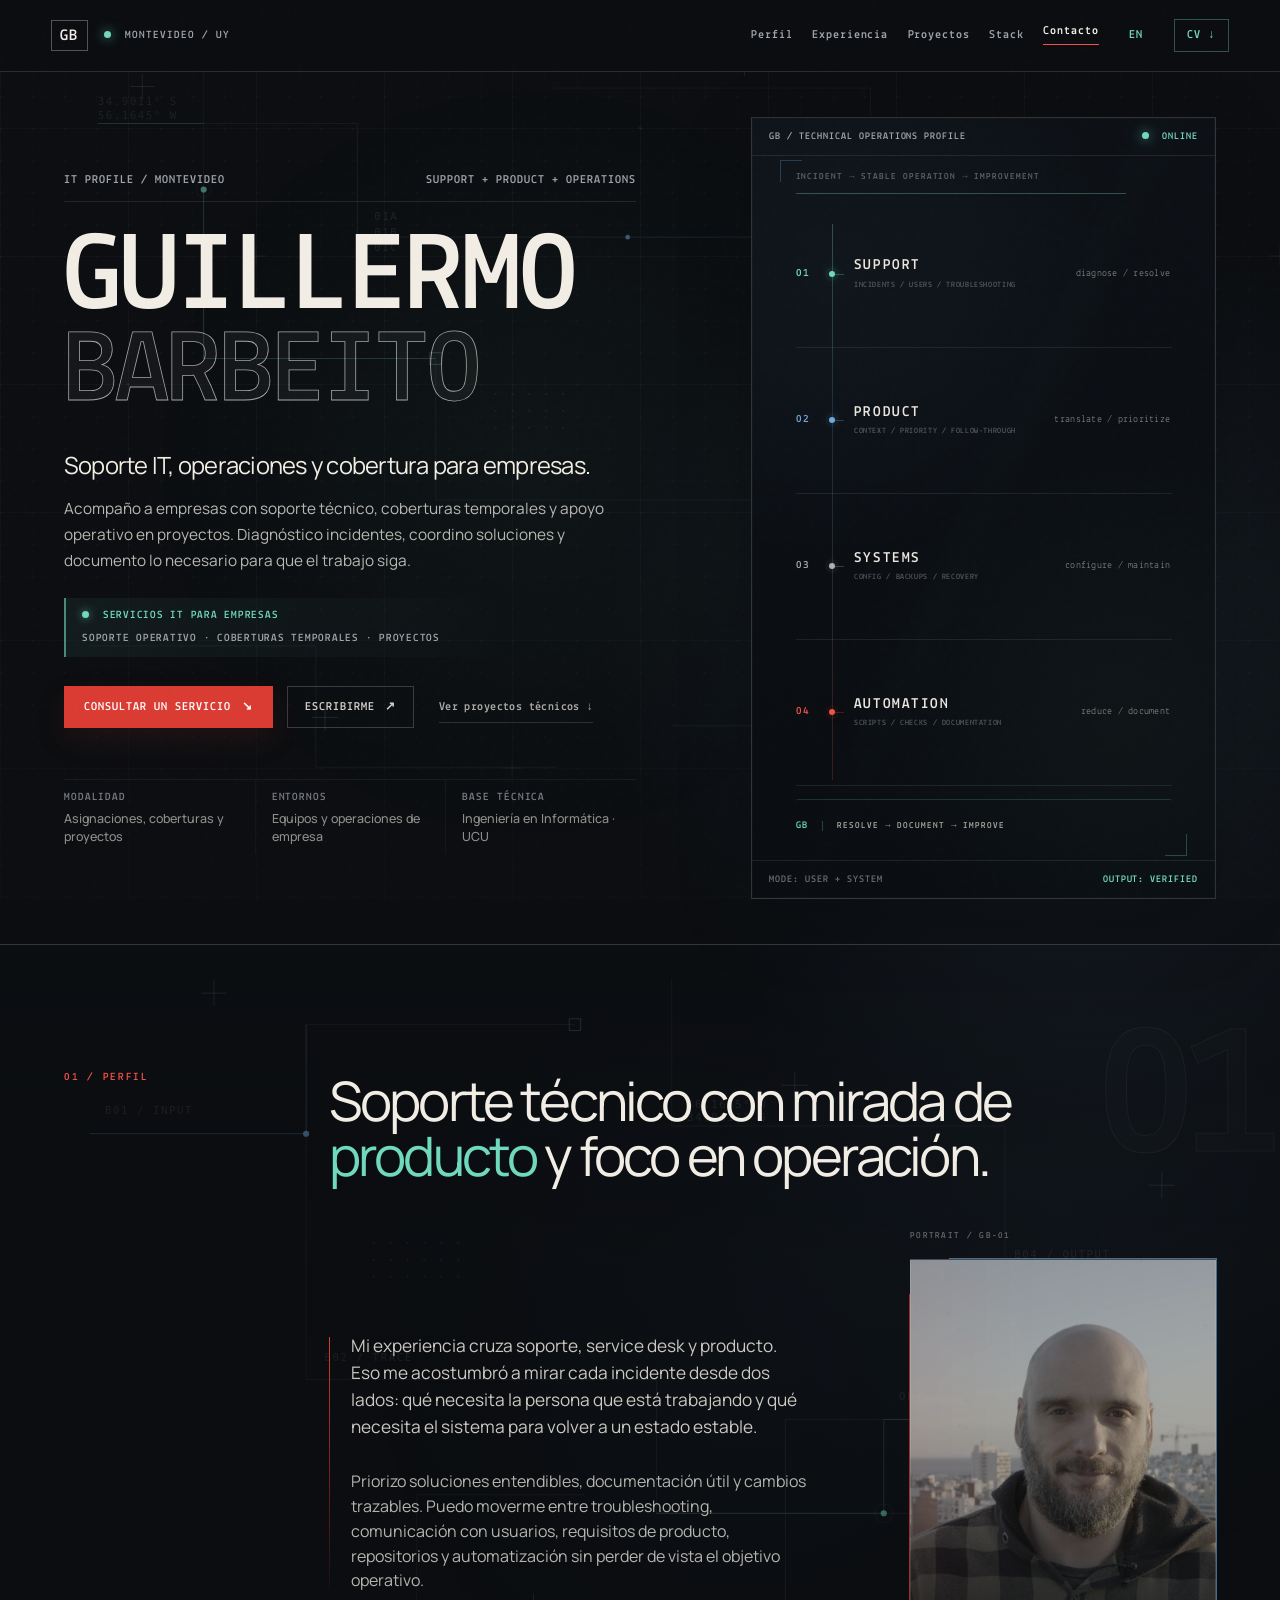
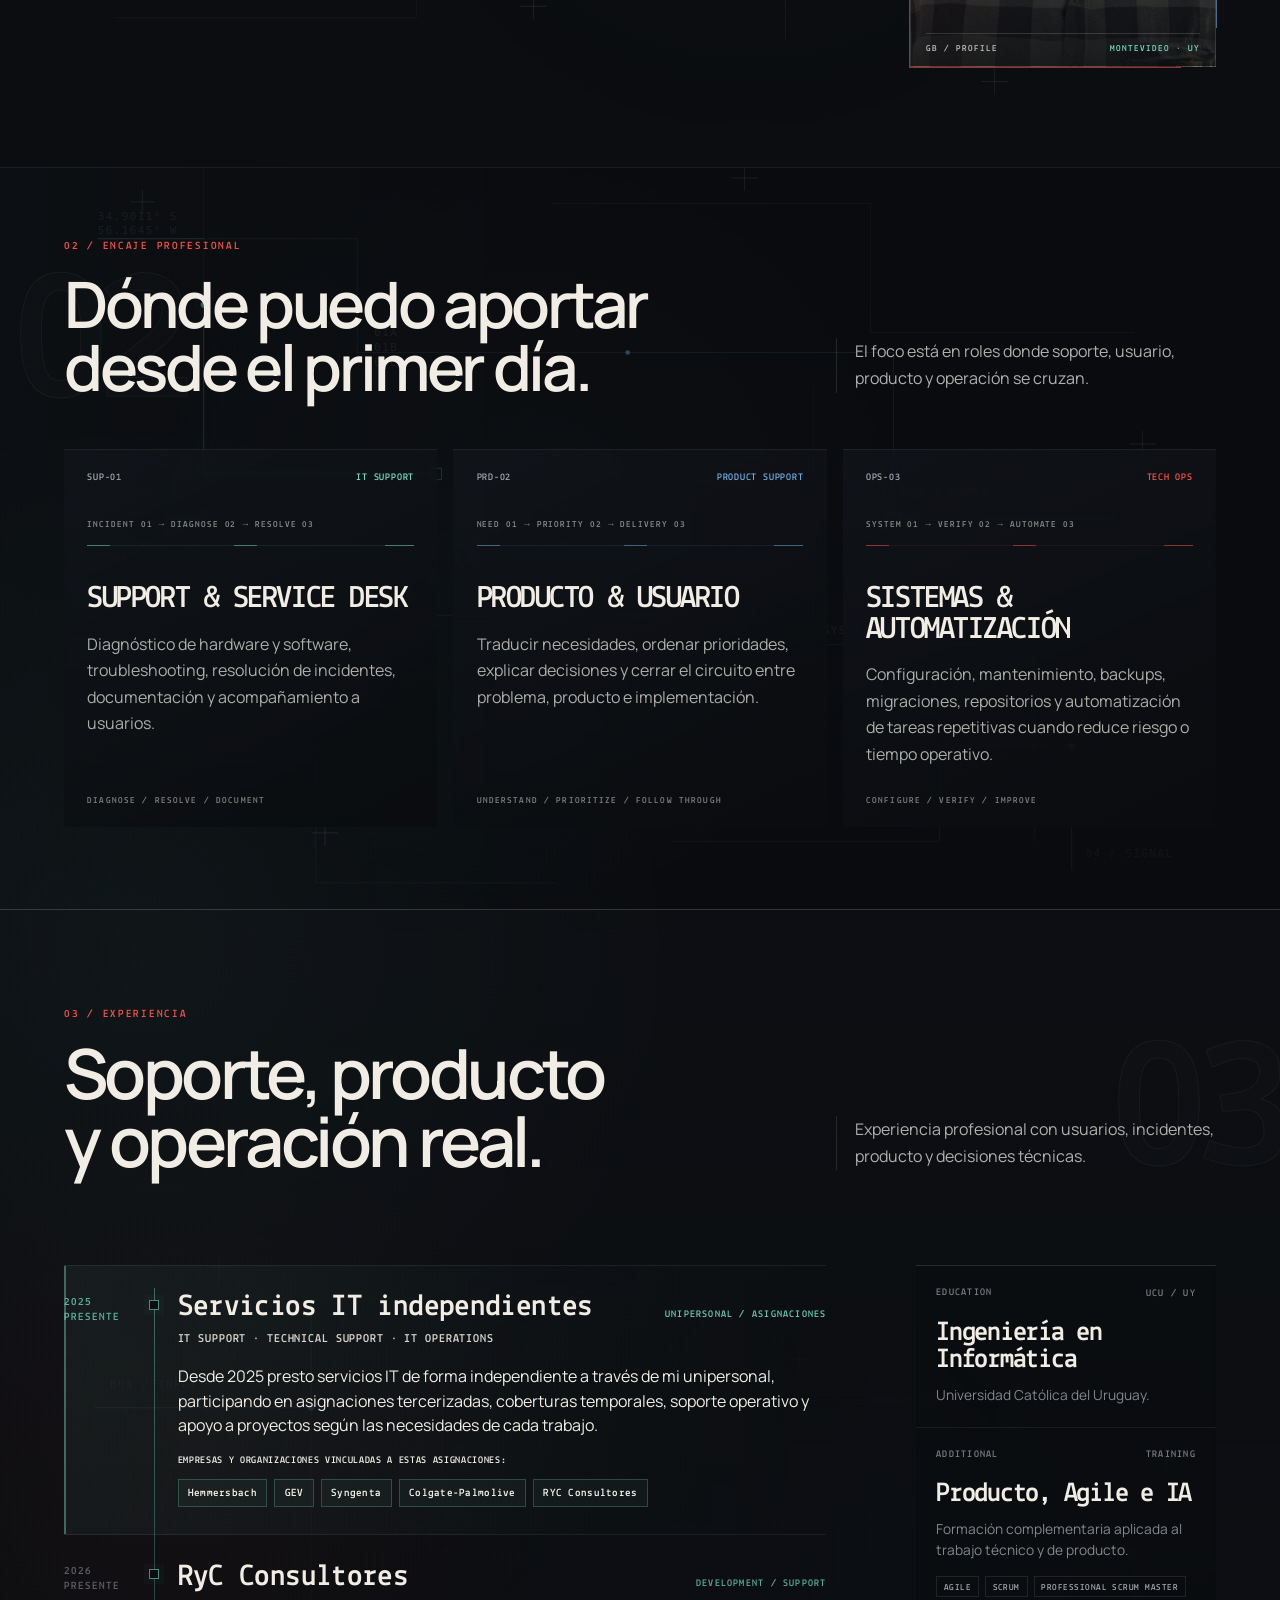
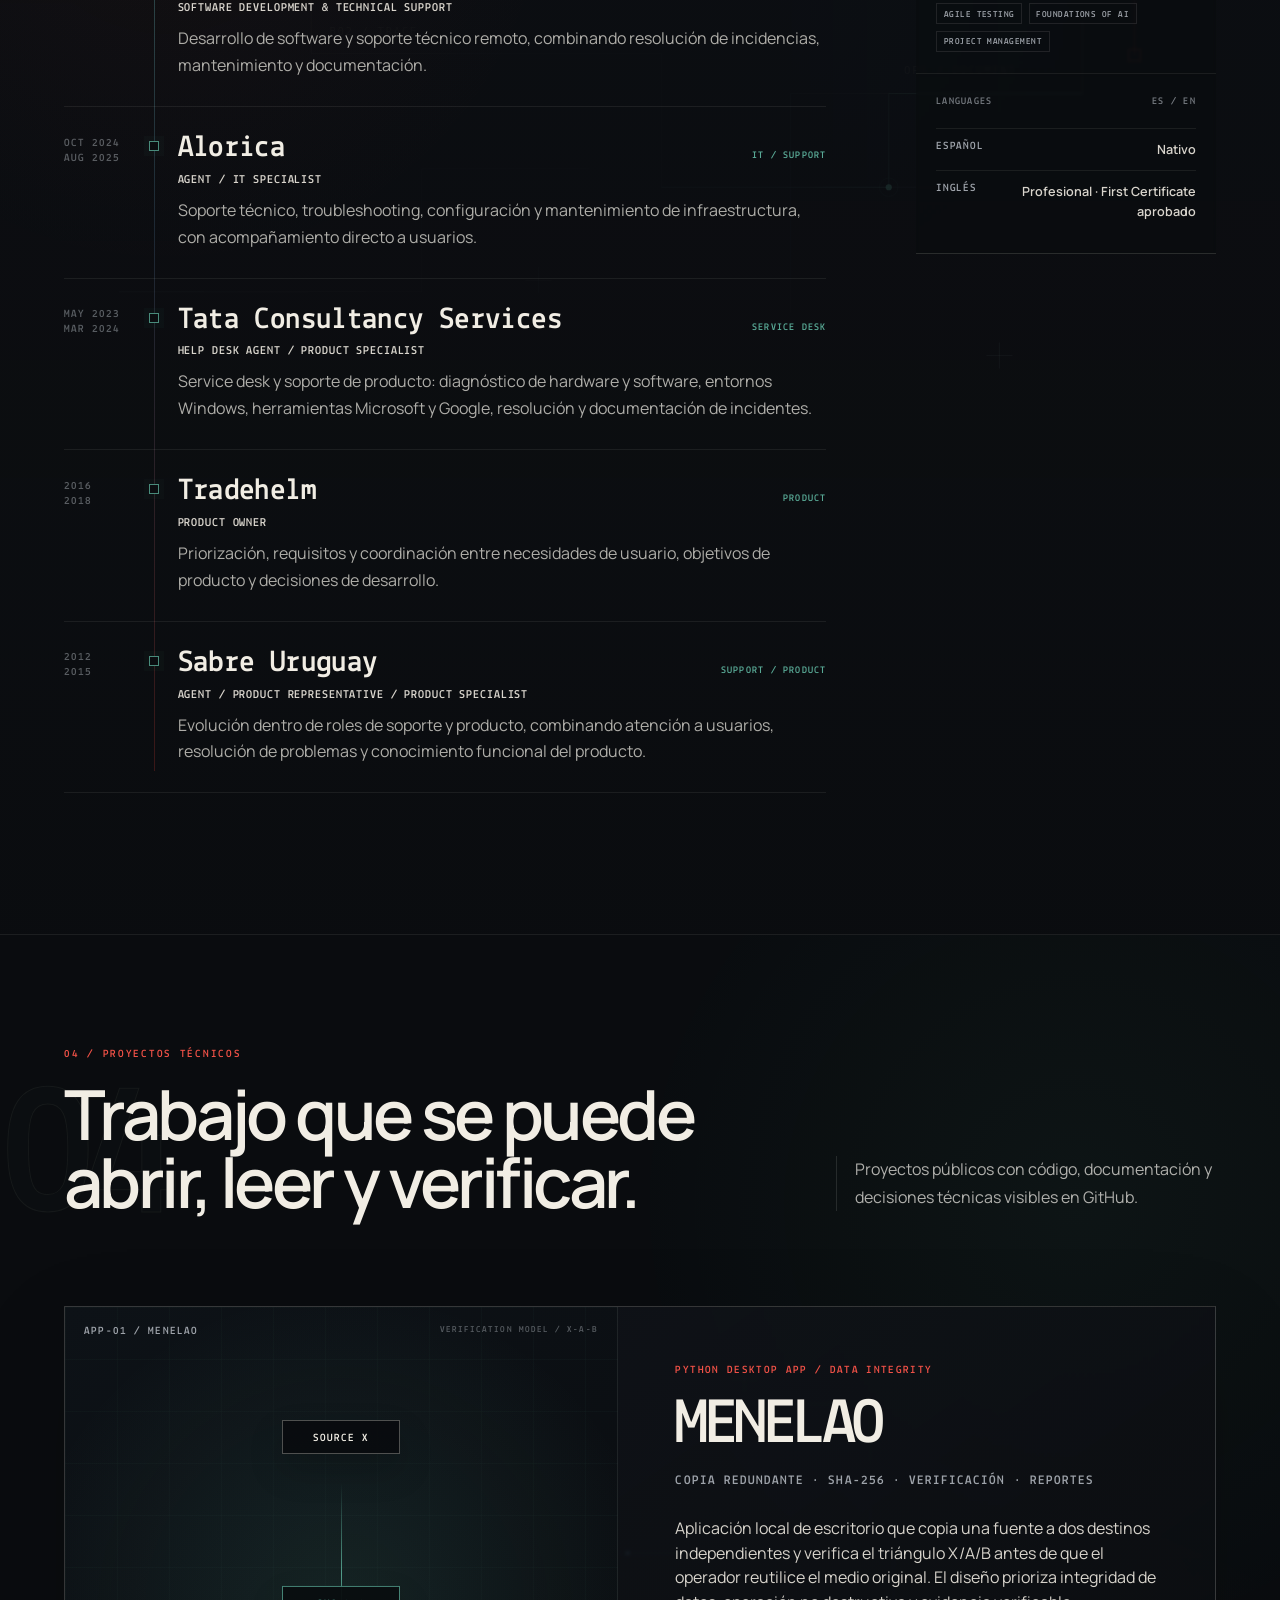
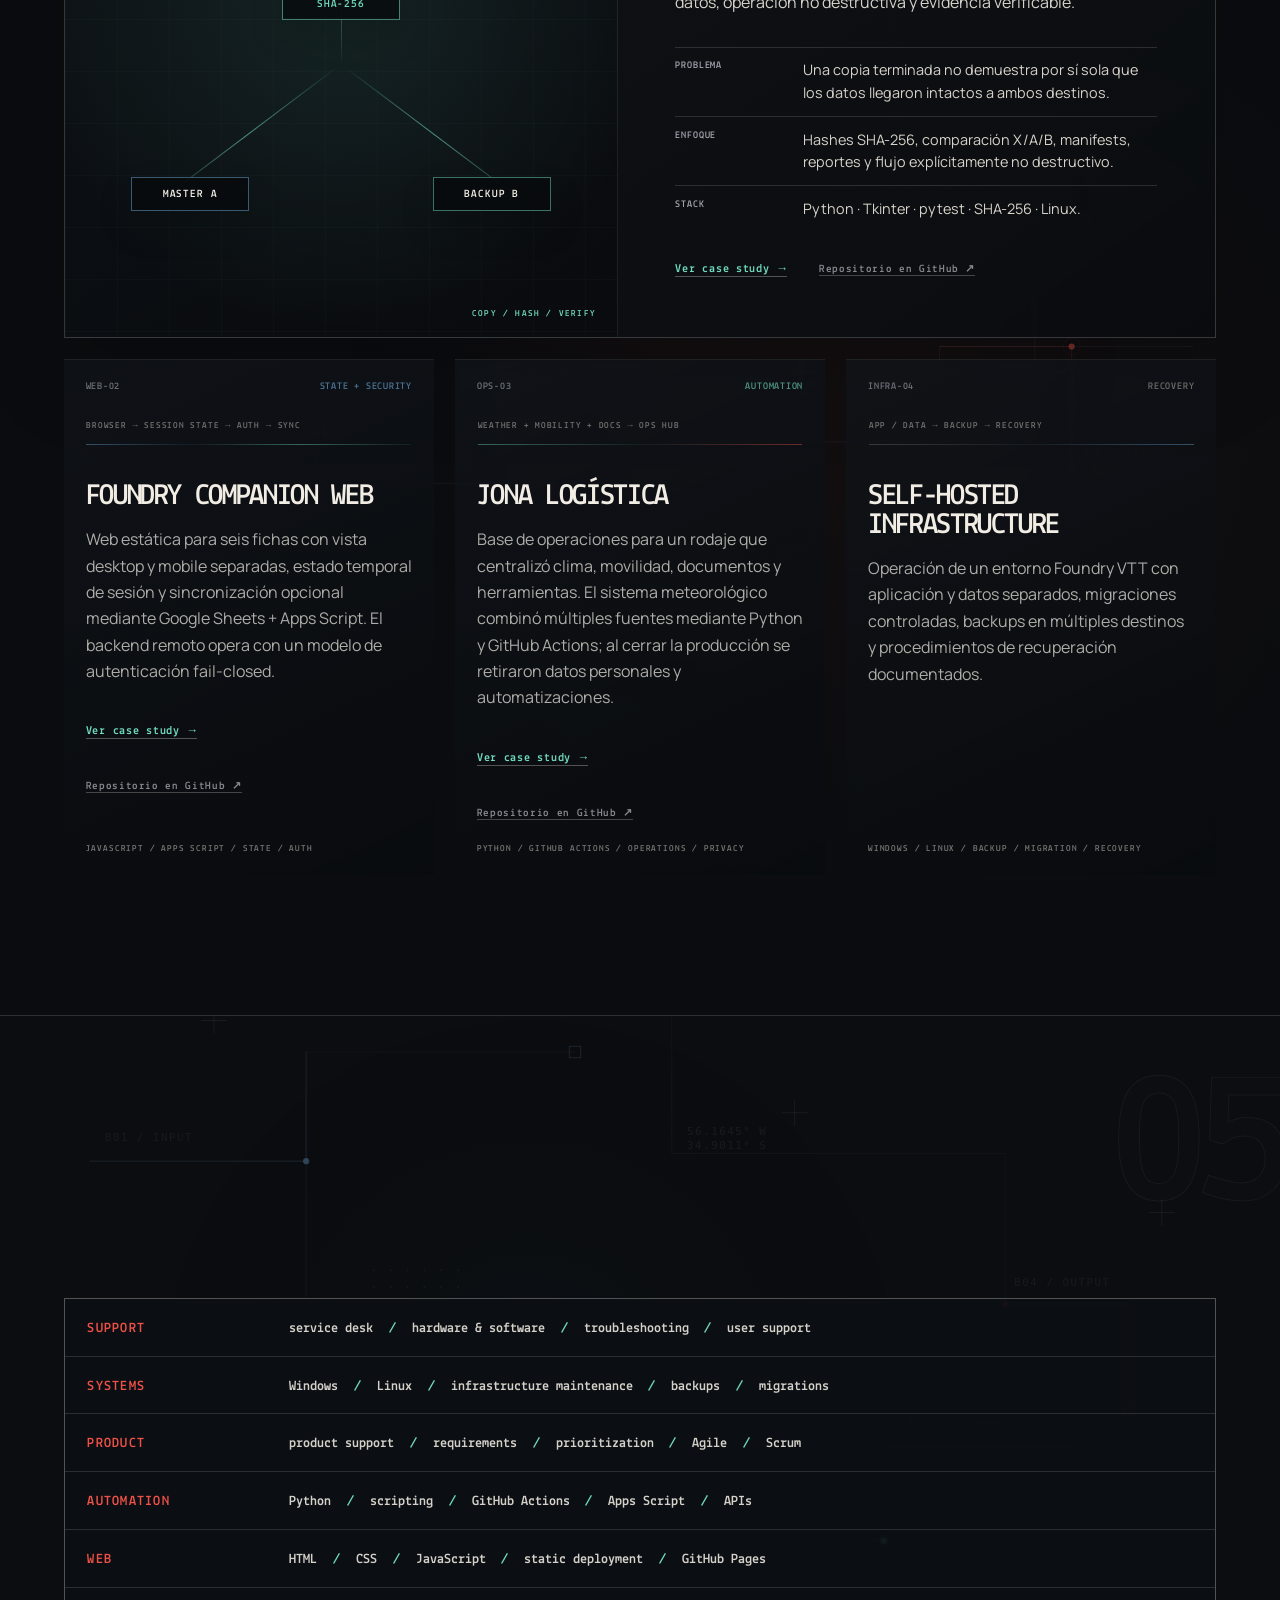
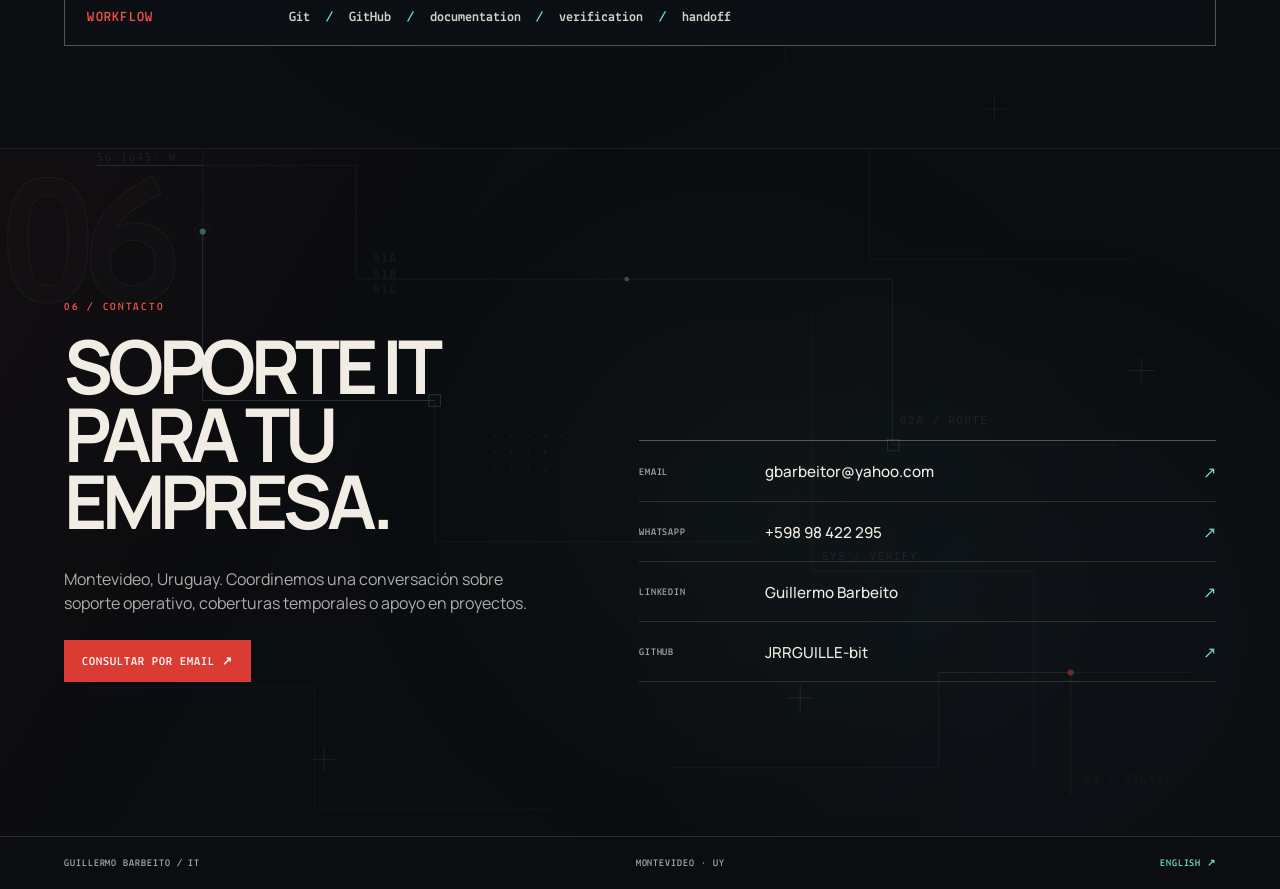
<file: index.html>
<!doctype html>
<html lang="es-UY">
<head>
  <meta charset="utf-8">
  <meta name="viewport" content="width=device-width, initial-scale=1">
  <meta name="theme-color" content="#0b0d10">
  <meta name="color-scheme" content="dark">
  <meta name="application-name" content="Guillermo Barbeito IT">
  <meta name="google-site-verification" content="N3N9ww8UlENGI34N0jalMqL5cs5qbOLsxG3eL_jdU_I">

  <title>Guillermo Barbeito | Soporte IT independiente para empresas</title>
  <meta name="description" content="Soporte IT independiente para empresas en Montevideo y remoto: soporte operativo, coberturas temporales y apoyo a proyectos.">
  <meta name="author" content="Guillermo Barbeito">
  <meta name="robots" content="index, follow, max-image-preview:large">
  <link rel="canonical" href="https://jrrguille-bit.github.io/guillermo-barbeito-it/">
  <link rel="alternate" hreflang="es-UY" href="https://jrrguille-bit.github.io/guillermo-barbeito-it/">
  <link rel="alternate" hreflang="en" href="https://jrrguille-bit.github.io/guillermo-barbeito-it/en/">
  <link rel="alternate" hreflang="x-default" href="https://jrrguille-bit.github.io/guillermo-barbeito-it/">

  <meta property="og:type" content="profile">
  <meta property="og:locale" content="es_UY">
  <meta property="og:locale:alternate" content="en_US">
  <meta property="og:site_name" content="Guillermo Barbeito — IT">
  <meta property="og:title" content="Guillermo Barbeito | IT Support · Product Support · Sistemas">
  <meta property="og:description" content="Soporte IT independiente para empresas: soporte operativo, coberturas temporales y apoyo a proyectos.">
  <meta property="og:url" content="https://jrrguille-bit.github.io/guillermo-barbeito-it/">
  <meta property="og:image" content="https://jrrguille-bit.github.io/guillermo-barbeito-it/0cbaab8f-3126-4453-87c5-9ada4d837f59.png">
  <meta property="og:image:type" content="image/png">
  <meta property="og:image:width" content="1731">
  <meta property="og:image:height" content="909">
  <meta property="og:image:alt" content="Guillermo Barbeito — IT Support, Product Support y Sistemas">
  <meta property="profile:first_name" content="Guillermo">
  <meta property="profile:last_name" content="Barbeito">

  <meta name="twitter:card" content="summary_large_image">
  <meta name="twitter:title" content="Guillermo Barbeito | IT Support · Product Support · Sistemas">
  <meta name="twitter:description" content="Profesional IT en Montevideo. Soporte técnico, producto, sistemas y automatización.">
  <meta name="twitter:image" content="https://jrrguille-bit.github.io/guillermo-barbeito-it/0cbaab8f-3126-4453-87c5-9ada4d837f59.png">
  <meta name="twitter:image:alt" content="Perfil técnico de Guillermo Barbeito">

  <link rel="icon" type="image/svg+xml" sizes="any" href="assets/favicon-v2.svg?v=20260811d">
  <link rel="shortcut icon" type="image/svg+xml" href="assets/favicon-v2.svg?v=20260811d">
  <link rel="manifest" href="site.webmanifest?v=20260811d">
  <link rel="preconnect" href="https://fonts.googleapis.com">
  <link rel="preconnect" href="https://fonts.gstatic.com" crossorigin>
  <link href="https://fonts.googleapis.com/css2?family=Lekton:wght@400;700&family=Manrope:wght@400;500;600;700&display=swap" rel="stylesheet">
  <link rel="stylesheet" href="styles.css">
  <link rel="stylesheet" href="personalization.css">
  <link rel="stylesheet" href="job-search.css">

  <script>document.documentElement.classList.add('js');</script>
  <script type="application/ld+json">
  {
    "@context": "https://schema.org",
    "@graph": [
      {
        "@type": "WebSite",
        "@id": "https://jrrguille-bit.github.io/guillermo-barbeito-it/#website",
        "url": "https://jrrguille-bit.github.io/guillermo-barbeito-it/",
        "name": "Guillermo Barbeito — IT",
        "alternateName": "GB IT",
        "inLanguage": "es-UY"
      },
      {
        "@type": "ProfilePage",
        "@id": "https://jrrguille-bit.github.io/guillermo-barbeito-it/#profile",
        "url": "https://jrrguille-bit.github.io/guillermo-barbeito-it/",
        "name": "Guillermo Barbeito — perfil IT",
        "dateModified": "2026-10-26T00:00:00-03:00",
        "inLanguage": "es-UY",
        "isPartOf": {"@id": "https://jrrguille-bit.github.io/guillermo-barbeito-it/#website"},
        "mainEntity": {"@id": "https://jrrguille-bit.github.io/guillermo-barbeito-it/#guillermo"}
      },
      {
        "@type": "Person",
        "@id": "https://jrrguille-bit.github.io/guillermo-barbeito-it/#guillermo",
        "name": "Guillermo Barbeito",
        "url": "https://jrrguille-bit.github.io/guillermo-barbeito-it/",
        "image": "https://jrrguille-bit.github.io/guillermo-barbeito-it/Nadie%20te%20dijo%20que%20iba%20a%20ser%20as%C3%AD_Foto%20Guillermo%20(1).jpg",
        "email": "mailto:gbarbeitor@yahoo.com",
        "telephone": "+59898422295",
        "jobTitle": "IT Support / Product Support / Technical Operations",
        "address": {
          "@type": "PostalAddress",
          "addressLocality": "Montevideo",
          "addressCountry": "UY"
        },
        "alumniOf": {
          "@type": "CollegeOrUniversity",
          "name": "Universidad Católica del Uruguay"
        },
        "hasOccupation": [
          {"@type": "Occupation", "name": "IT Support Specialist"},
          {"@type": "Occupation", "name": "Product Support Specialist"},
          {"@type": "Occupation", "name": "Technical Operations"},
          {"@type": "Occupation", "name": "Product Owner"}
        ],
        "knowsLanguage": ["Spanish", "English"],
        "sameAs": [
          "https://github.com/JRRGUILLE-bit",
          "https://www.linkedin.com/in/guillermo-barbeito-040632340/",
          "https://jrrguille-bit.github.io/guillermo-barbeito/"
        ],
        "knowsAbout": [
          "IT Support",
          "Technical Support",
          "Service Desk",
          "Product Support",
          "Technical Operations",
          "Troubleshooting",
          "Product Ownership",
          "Windows",
          "Linux",
          "Git",
          "GitHub",
          "Python",
          "Automation",
          "Technical documentation"
        ]
      }
    ]
  }
  </script>
</head>
<body class="is-personalized">
  <a class="skip-link" href="#contenido">Saltar al contenido</a>

  <header class="site-header" aria-label="Navegación principal">
    <a class="brand" href="#inicio" aria-label="Ir al inicio">
      <span class="brand-mark">GB</span>
      <span class="brand-status"><i></i> MONTEVIDEO / UY</span>
    </a>

    <button class="nav-toggle" type="button" aria-expanded="false" aria-controls="site-nav">MENÚ</button>

    <nav id="site-nav" class="site-nav" aria-label="Secciones">
      <a href="#perfil">Perfil</a>
      <a href="#experiencia">Experiencia</a>
      <a href="#proyectos">Proyectos</a>
      <a href="#stack">Stack</a>
      <a href="#contacto">Contacto</a>
      <a class="nav-lang" href="en/" lang="en">EN</a>
      <a class="nav-cv" href="CV%20Guillermo%20Barbeito.pdf" download>CV ↓</a>
    </nav>
  </header>

  <main id="contenido">
    <section id="inicio" class="hero section-shell">
      <div class="hero-copy reveal">
        <p class="eyebrow"><span>IT PROFILE / MONTEVIDEO</span><span>SUPPORT + PRODUCT + OPERATIONS</span></p>
        <h1>Guillermo<br><span>Barbeito</span></h1>
        <p class="hero-role">Soporte IT, operaciones y cobertura para empresas.</p>
        <p class="hero-summary">Acompaño a empresas con soporte técnico, coberturas temporales y apoyo operativo en proyectos. Diagnóstico incidentes, coordino soluciones y documento lo necesario para que el trabajo siga.</p>

        <div class="availability-strip" aria-label="Disponibilidad profesional">
          <span class="availability-state"><i></i> SERVICIOS IT PARA EMPRESAS</span>
          <span>SOPORTE OPERATIVO · COBERTURAS TEMPORALES · PROYECTOS</span>
        </div>

        <div class="hero-actions">
          <a class="button button-primary" href="#contacto">Consultar un servicio <span aria-hidden="true">↘</span></a>
          <a class="button button-ghost" href="mailto:gbarbeitor@yahoo.com?subject=Consulta%20por%20servicios%20IT">Escribirme <span aria-hidden="true">↗</span></a>
          <a class="hero-project-link" href="#proyectos">Ver proyectos técnicos ↓</a>
        </div>

        <div class="hero-meta" aria-label="Resumen profesional">
          <div><span>Modalidad</span><strong>Asignaciones, coberturas y proyectos</strong></div>
          <div><span>Entornos</span><strong>Equipos y operaciones de empresa</strong></div>
          <div><span>Base técnica</span><strong>Ingeniería en Informática · UCU</strong></div>
        </div>
      </div>

      <div class="hero-system reveal" aria-label="Mapa de trabajo técnico">
        <div class="system-head">
          <span>GB / TECHNICAL OPERATIONS PROFILE</span>
          <span class="system-state"><i></i> ONLINE</span>
        </div>

        <div class="system-map" aria-hidden="true">
          <div class="node node-a"><span>01</span><strong>SUPPORT</strong><small>diagnose / resolve</small></div>
          <div class="node node-b"><span>02</span><strong>PRODUCT</strong><small>translate / prioritize</small></div>
          <div class="node node-c"><span>03</span><strong>SYSTEMS</strong><small>configure / maintain</small></div>
          <div class="node node-d"><span>04</span><strong>AUTOMATION</strong><small>reduce / document</small></div>
          <svg viewBox="0 0 800 620" preserveAspectRatio="none">
            <path d="M140 160 C300 160 300 305 400 305" />
            <path d="M660 160 C500 160 500 305 400 305" />
            <path d="M140 470 C300 470 300 305 400 305" />
            <path d="M660 470 C500 470 500 305 400 305" />
            <circle cx="400" cy="305" r="8" />
          </svg>
          <div class="core"><span>GB</span><small>SIMPLE / MEASURABLE / MAINTAINABLE</small></div>
        </div>

        <div class="system-foot">
          <span>MODE: USER + SYSTEM</span>
          <span>OUTPUT: VERIFIED</span>
        </div>
      </div>
    </section>

    <section id="perfil" class="profile section-pad reveal">
      <div class="section-index">01 / PERFIL</div>
      <div class="profile-copy">
        <p class="lead">Soporte técnico con mirada de <em>producto</em> y foco en operación.</p>
        <div class="profile-detail-grid">
          <div class="profile-columns">
            <p>Mi experiencia cruza soporte, service desk y producto. Eso me acostumbró a mirar cada incidente desde dos lados: qué necesita la persona que está trabajando y qué necesita el sistema para volver a un estado estable.</p>
            <p>Priorizo soluciones entendibles, documentación útil y cambios trazables. Puedo moverme entre troubleshooting, comunicación con usuarios, requisitos de producto, repositorios y automatización sin perder de vista el objetivo operativo.</p>
          </div>
          <figure class="profile-photo-card">
            <img src="Nadie%20te%20dijo%20que%20iba%20a%20ser%20as%C3%AD_Foto%20Guillermo%20(1).jpg" alt="Retrato de Guillermo Barbeito" loading="lazy" decoding="async">
            <figcaption><span>GB / PROFILE</span><span>MONTEVIDEO · UY</span></figcaption>
          </figure>
        </div>
      </div>
    </section>

    <section id="areas" class="section-pad areas-section">
      <div class="section-heading reveal">
        <div>
          <div class="section-index">02 / ENCAJE PROFESIONAL</div>
          <h2>Dónde puedo aportar<br>desde el primer día.</h2>
        </div>
        <p>El foco está en roles donde soporte, usuario, producto y operación se cruzan.</p>
      </div>

      <div class="area-grid area-grid-hiring">
        <article class="area-card reveal">
          <div class="card-top"><span>SUP-01</span><span>IT SUPPORT</span></div>
          <h3>Support & Service Desk</h3>
          <p>Diagnóstico de hardware y software, troubleshooting, resolución de incidentes, documentación y acompañamiento a usuarios.</p>
          <div class="card-footer">DIAGNOSE / RESOLVE / DOCUMENT</div>
        </article>

        <article class="area-card reveal">
          <div class="card-top"><span>PRD-02</span><span>PRODUCT SUPPORT</span></div>
          <h3>Producto & usuario</h3>
          <p>Traducir necesidades, ordenar prioridades, explicar decisiones y cerrar el circuito entre problema, producto e implementación.</p>
          <div class="card-footer">UNDERSTAND / PRIORITIZE / FOLLOW THROUGH</div>
        </article>

        <article class="area-card reveal">
          <div class="card-top"><span>OPS-03</span><span>TECH OPS</span></div>
          <h3>Sistemas & automatización</h3>
          <p>Configuración, mantenimiento, backups, migraciones, repositorios y automatización de tareas repetitivas cuando reduce riesgo o tiempo operativo.</p>
          <div class="card-footer">CONFIGURE / VERIFY / IMPROVE</div>
        </article>
      </div>
    </section>

    <section id="experiencia" class="section-pad experience-section">
      <div class="section-heading reveal">
        <div>
          <div class="section-index">03 / EXPERIENCIA</div>
          <h2>Soporte, producto<br>y operación real.</h2>
        </div>
        <p>Experiencia profesional con usuarios, incidentes, producto y decisiones técnicas.</p>
      </div>

      <div class="experience-layout">
        <div class="experience-timeline">
          <article class="experience-role reveal independent-role">
            <div class="experience-date">2025<br>PRESENTE</div>
            <div>
              <div class="experience-company"><strong>Servicios IT independientes</strong><span>UNIPERSONAL / ASIGNACIONES</span></div>
              <p class="experience-title">IT Support · Technical Support · IT Operations</p>
              <p>Desde 2025 presto servicios IT de forma independiente a través de mi unipersonal, participando en asignaciones tercerizadas, coberturas temporales, soporte operativo y apoyo a proyectos según las necesidades de cada trabajo.</p>
              <p class="assignment-caption">Empresas y organizaciones vinculadas a estas asignaciones:</p>
              <div class="assignment-clients" aria-label="Empresas y organizaciones vinculadas a asignaciones IT">
                <span>Hemmersbach</span>
                <span>GEV</span>
                <span>Syngenta</span>
                <span>Colgate-Palmolive</span>
                <span>RYC Consultores</span>
              </div>
            </div>
          </article>
          <article class="experience-role reveal">
            <div class="experience-date">2026<br>PRESENTE</div>
            <div>
              <div class="experience-company"><strong>RyC Consultores</strong><span>DEVELOPMENT / SUPPORT</span></div>
              <p class="experience-title">Software Development &amp; Technical Support</p>
              <p>Desarrollo de software y soporte técnico remoto, combinando resolución de incidencias, mantenimiento y documentación.</p>
            </div>
          </article>

          <article class="experience-role reveal">
            <div class="experience-date">OCT 2024<br>AUG 2025</div>
            <div>
              <div class="experience-company"><strong>Alorica</strong><span>IT / SUPPORT</span></div>
              <p class="experience-title">Agent / IT Specialist</p>
              <p>Soporte técnico, troubleshooting, configuración y mantenimiento de infraestructura, con acompañamiento directo a usuarios.</p>
            </div>
          </article>

          <article class="experience-role reveal">
            <div class="experience-date">MAY 2023<br>MAR 2024</div>
            <div>
              <div class="experience-company"><strong>Tata Consultancy Services</strong><span>SERVICE DESK</span></div>
              <p class="experience-title">Help Desk Agent / Product Specialist</p>
              <p>Service desk y soporte de producto: diagnóstico de hardware y software, entornos Windows, herramientas Microsoft y Google, resolución y documentación de incidentes.</p>
            </div>
          </article>

          <article class="experience-role reveal">
            <div class="experience-date">2016<br>2018</div>
            <div>
              <div class="experience-company"><strong>Tradehelm</strong><span>PRODUCT</span></div>
              <p class="experience-title">Product Owner</p>
              <p>Priorización, requisitos y coordinación entre necesidades de usuario, objetivos de producto y decisiones de desarrollo.</p>
            </div>
          </article>

          <article class="experience-role reveal">
            <div class="experience-date">2012<br>2015</div>
            <div>
              <div class="experience-company"><strong>Sabre Uruguay</strong><span>SUPPORT / PRODUCT</span></div>
              <p class="experience-title">Agent / Product Representative / Product Specialist</p>
              <p>Evolución dentro de roles de soporte y producto, combinando atención a usuarios, resolución de problemas y conocimiento funcional del producto.</p>
            </div>
          </article>
        </div>

        <aside class="experience-side reveal" aria-label="Formación, capacitación e idiomas">
          <div class="credential-card">
            <div class="credential-label"><span>EDUCATION</span><span>UCU / UY</span></div>
            <strong>Ingeniería en Informática</strong>
            <p>Universidad Católica del Uruguay.</p>
          </div>

          <div class="credential-card">
            <div class="credential-label"><span>ADDITIONAL</span><span>TRAINING</span></div>
            <strong>Producto, Agile e IA</strong>
            <p>Formación complementaria aplicada al trabajo técnico y de producto.</p>
            <div class="training-list" aria-label="Formación complementaria">
              <span>AGILE</span>
              <span>SCRUM</span>
              <span>PROFESSIONAL SCRUM MASTER</span>
              <span>AGILE TESTING</span>
              <span>FOUNDATIONS OF AI</span>
              <span>PROJECT MANAGEMENT</span>
            </div>
          </div>

          <div class="language-card">
            <div class="credential-label"><span>LANGUAGES</span><span>ES / EN</span></div>
            <div class="language-row"><span>Español</span><strong>Nativo</strong></div>
            <div class="language-row"><span>Inglés</span><strong>Profesional · First Certificate aprobado</strong></div>
          </div>
        </aside>
      </div>
    </section>

    <section id="proyectos" class="section-pad projects-section">
      <div class="section-heading reveal">
        <div>
          <div class="section-index">04 / PROYECTOS TÉCNICOS</div>
          <h2>Trabajo que se puede<br>abrir, leer y verificar.</h2>
        </div>
        <p>Proyectos públicos con código, documentación y decisiones técnicas visibles en GitHub.</p>
      </div>

      <article class="project-feature reveal">
        <div class="project-diagram project-diagram-menelao" aria-hidden="true">
          <div class="project-label">APP-01 / MENELAO</div>
          <div class="storage storage-a">SOURCE X</div>
          <div class="storage storage-b">MASTER A</div>
          <div class="storage storage-c">BACKUP B</div>
          <div class="storage storage-d">SHA-256</div>
          <div class="flow flow-1"></div>
          <div class="flow flow-2"></div>
          <div class="flow flow-3"></div>
          <span class="diagram-caption">COPY / HASH / VERIFY</span>
        </div>
        <div class="project-copy">
          <div class="project-kicker">PYTHON DESKTOP APP / DATA INTEGRITY</div>
          <h3>MENELAO</h3>
          <p class="project-role">Copia redundante · SHA-256 · verificación · reportes</p>
          <p>Aplicación local de escritorio que copia una fuente a dos destinos independientes y verifica el triángulo X/A/B antes de que el operador reutilice el medio original. El diseño prioriza integridad de datos, operación no destructiva y evidencia verificable.</p>
          <dl class="project-facts">
            <div><dt>Problema</dt><dd>Una copia terminada no demuestra por sí sola que los datos llegaron intactos a ambos destinos.</dd></div>
            <div><dt>Enfoque</dt><dd>Hashes SHA-256, comparación X/A/B, manifests, reportes y flujo explícitamente no destructivo.</dd></div>
            <div><dt>Stack</dt><dd>Python · Tkinter · pytest · SHA-256 · Linux.</dd></div>
          </dl>
          <a class="text-link case-study-link" href="projects/menelao/">Ver case study <span>→</span></a>
          <a class="text-link repo-secondary-link" href="https://github.com/JRRGUILLE-bit/project-isosceles" target="_blank" rel="noopener noreferrer">Repositorio en GitHub ↗</a>
        </div>
      </article>

      <div class="project-grid hiring-project-grid">
        <article class="project-card reveal">
          <div class="card-top"><span>WEB-02</span><span>STATE + SECURITY</span></div>
          <h3>Foundry companion web</h3>
          <p>Web estática para seis fichas con vista desktop y mobile separadas, estado temporal de sesión y sincronización opcional mediante Google Sheets + Apps Script. El backend remoto opera con un modelo de autenticación fail-closed.</p>
          <a class="text-link case-study-link" href="projects/foundry/">Ver case study <span>→</span></a>
          <a class="text-link repo-secondary-link" href="https://github.com/JRRGUILLE-bit/Foundry" target="_blank" rel="noopener noreferrer">Repositorio en GitHub ↗</a>
          <div class="card-footer">JAVASCRIPT / APPS SCRIPT / STATE / AUTH</div>
        </article>

        <article class="project-card reveal">
          <div class="card-top"><span>OPS-03</span><span>AUTOMATION</span></div>
          <h3>Jona Logística</h3>
          <p>Base de operaciones para un rodaje que centralizó clima, movilidad, documentos y herramientas. El sistema meteorológico combinó múltiples fuentes mediante Python y GitHub Actions; al cerrar la producción se retiraron datos personales y automatizaciones.</p>
          <a class="text-link case-study-link" href="projects/jona-logistica/">Ver case study <span>→</span></a>
          <a class="text-link repo-secondary-link" href="https://github.com/JRRGUILLE-bit/jona-logistica" target="_blank" rel="noopener noreferrer">Repositorio en GitHub ↗</a>
          <div class="card-footer">PYTHON / GITHUB ACTIONS / OPERATIONS / PRIVACY</div>
        </article>

        <article class="project-card reveal">
          <div class="card-top"><span>INFRA-04</span><span>RECOVERY</span></div>
          <h3>Self-hosted infrastructure</h3>
          <p>Operación de un entorno Foundry VTT con aplicación y datos separados, migraciones controladas, backups en múltiples destinos y procedimientos de recuperación documentados.</p>
          <div class="card-footer">WINDOWS / LINUX / BACKUP / MIGRATION / RECOVERY</div>
        </article>
      </div>
    </section>

    <section id="stack" class="section-pad stack-section">
      <div class="section-heading reveal">
        <div>
          <div class="section-index">05 / STACK & PRÁCTICAS</div>
          <h2>Herramientas que aparecen<br>en trabajo real.</h2>
        </div>
        <p>Una lista corta y verificable, no un inventario de logos.</p>
      </div>

      <div class="stack-board reveal">
        <div class="stack-row"><span class="stack-key">SUPPORT</span><div>service desk <i>/</i> hardware & software <i>/</i> troubleshooting <i>/</i> user support</div></div>
        <div class="stack-row"><span class="stack-key">SYSTEMS</span><div>Windows <i>/</i> Linux <i>/</i> infrastructure maintenance <i>/</i> backups <i>/</i> migrations</div></div>
        <div class="stack-row"><span class="stack-key">PRODUCT</span><div>product support <i>/</i> requirements <i>/</i> prioritization <i>/</i> Agile <i>/</i> Scrum</div></div>
        <div class="stack-row"><span class="stack-key">AUTOMATION</span><div>Python <i>/</i> scripting <i>/</i> GitHub Actions <i>/</i> Apps Script <i>/</i> APIs</div></div>
        <div class="stack-row"><span class="stack-key">WEB</span><div>HTML <i>/</i> CSS <i>/</i> JavaScript <i>/</i> static deployment <i>/</i> GitHub Pages</div></div>
        <div class="stack-row"><span class="stack-key">WORKFLOW</span><div>Git <i>/</i> GitHub <i>/</i> documentation <i>/</i> verification <i>/</i> handoff</div></div>
      </div>
    </section>

    <section id="contacto" class="contact section-pad">
      <div class="contact-copy reveal">
        <div class="section-index">06 / CONTACTO</div>
        <h2>Soporte IT<br>para tu empresa.</h2>
        <p>Montevideo, Uruguay. Coordinemos una conversación sobre soporte operativo, coberturas temporales o apoyo en proyectos.</p>
        <a class="button button-primary contact-cv" href="mailto:gbarbeitor@yahoo.com?subject=Consulta%20por%20servicios%20IT">Consultar por email ↗</a>
      </div>

      <div class="contact-actions reveal">
        <a class="contact-line" href="mailto:gbarbeitor@yahoo.com?subject=Oportunidad%20IT%20-%20Guillermo%20Barbeito"><span>EMAIL</span><strong>gbarbeitor@yahoo.com</strong><i>↗</i></a>
        <a class="contact-line" href="https://wa.me/59898422295" target="_blank" rel="noopener noreferrer"><span>WHATSAPP</span><strong>+598 98 422 295</strong><i>↗</i></a>
        <a class="contact-line" href="https://www.linkedin.com/in/guillermo-barbeito-040632340/" target="_blank" rel="noopener noreferrer"><span>LINKEDIN</span><strong>Guillermo Barbeito</strong><i>↗</i></a>
        <a class="contact-line" href="https://github.com/JRRGUILLE-bit" target="_blank" rel="noopener noreferrer"><span>GITHUB</span><strong>JRRGUILLE-bit</strong><i>↗</i></a>
      </div>
    </section>
  </main>

  <footer class="site-footer">
    <span>GUILLERMO BARBEITO / IT</span>
    <span>MONTEVIDEO · UY</span>
    <a class="footer-link footer-language" href="en/" lang="en">ENGLISH ↗</a>
  </footer>

  <script src="script.js"></script>
  <script>
    window.goatcounter = {
      path: function () {
        return '/it' + (window.location.pathname || '/') + window.location.search;
      }
    };
  </script>
  <script data-goatcounter="https://jrrguille.goatcounter.com/count" async src="//gc.zgo.at/count.js"></script>
</body>
</html>
</file>
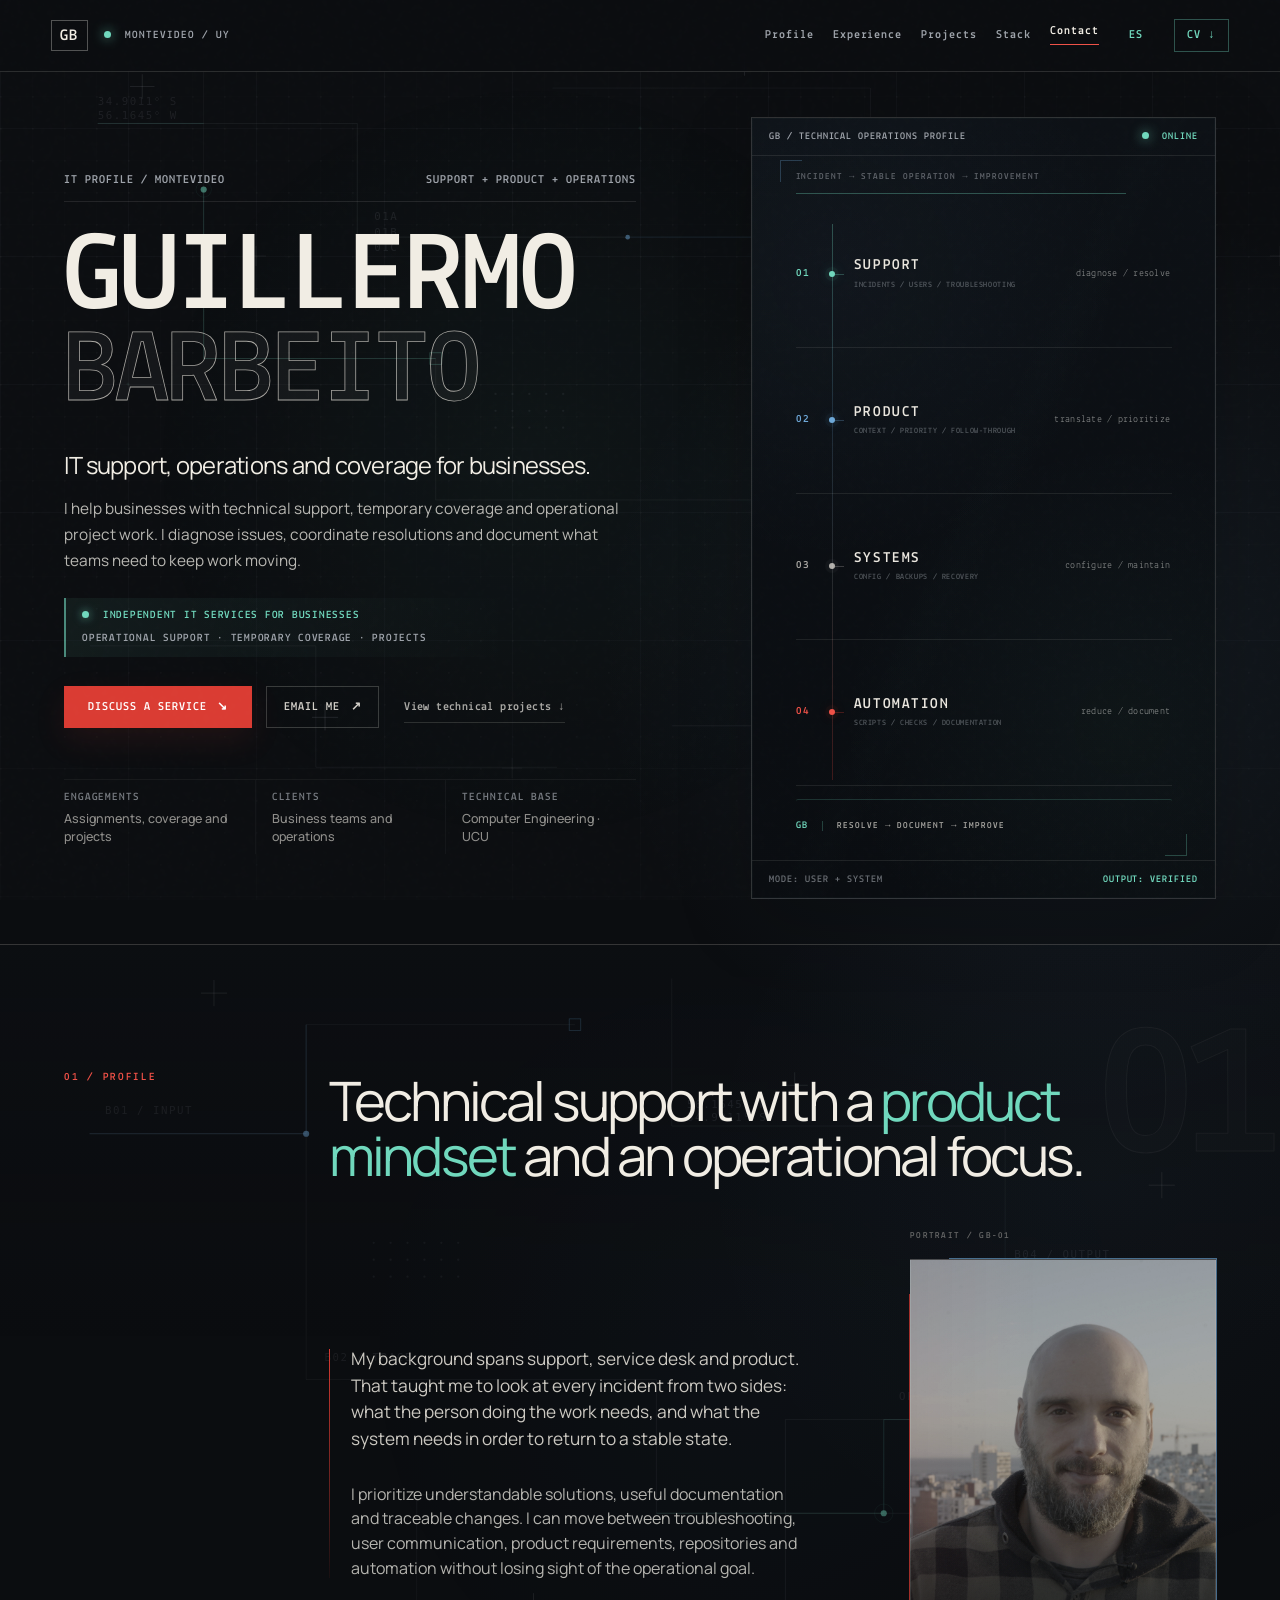
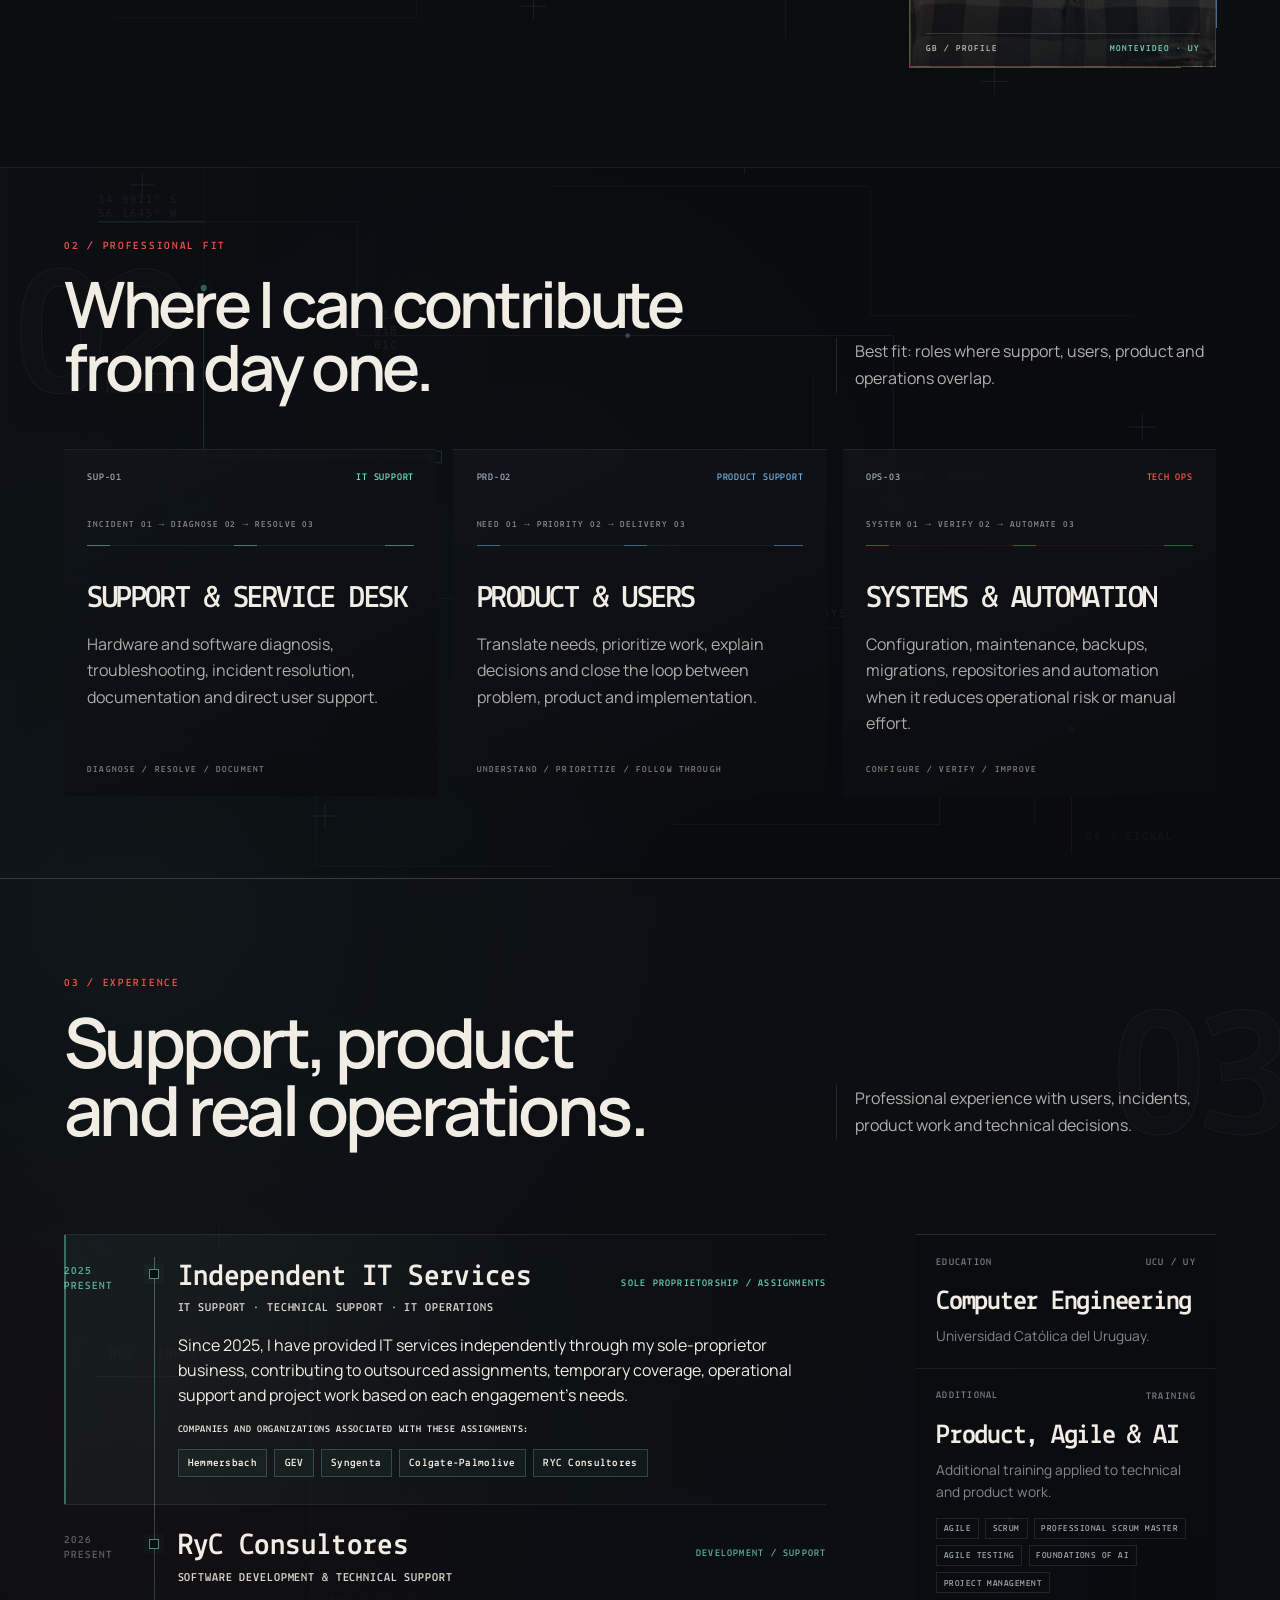
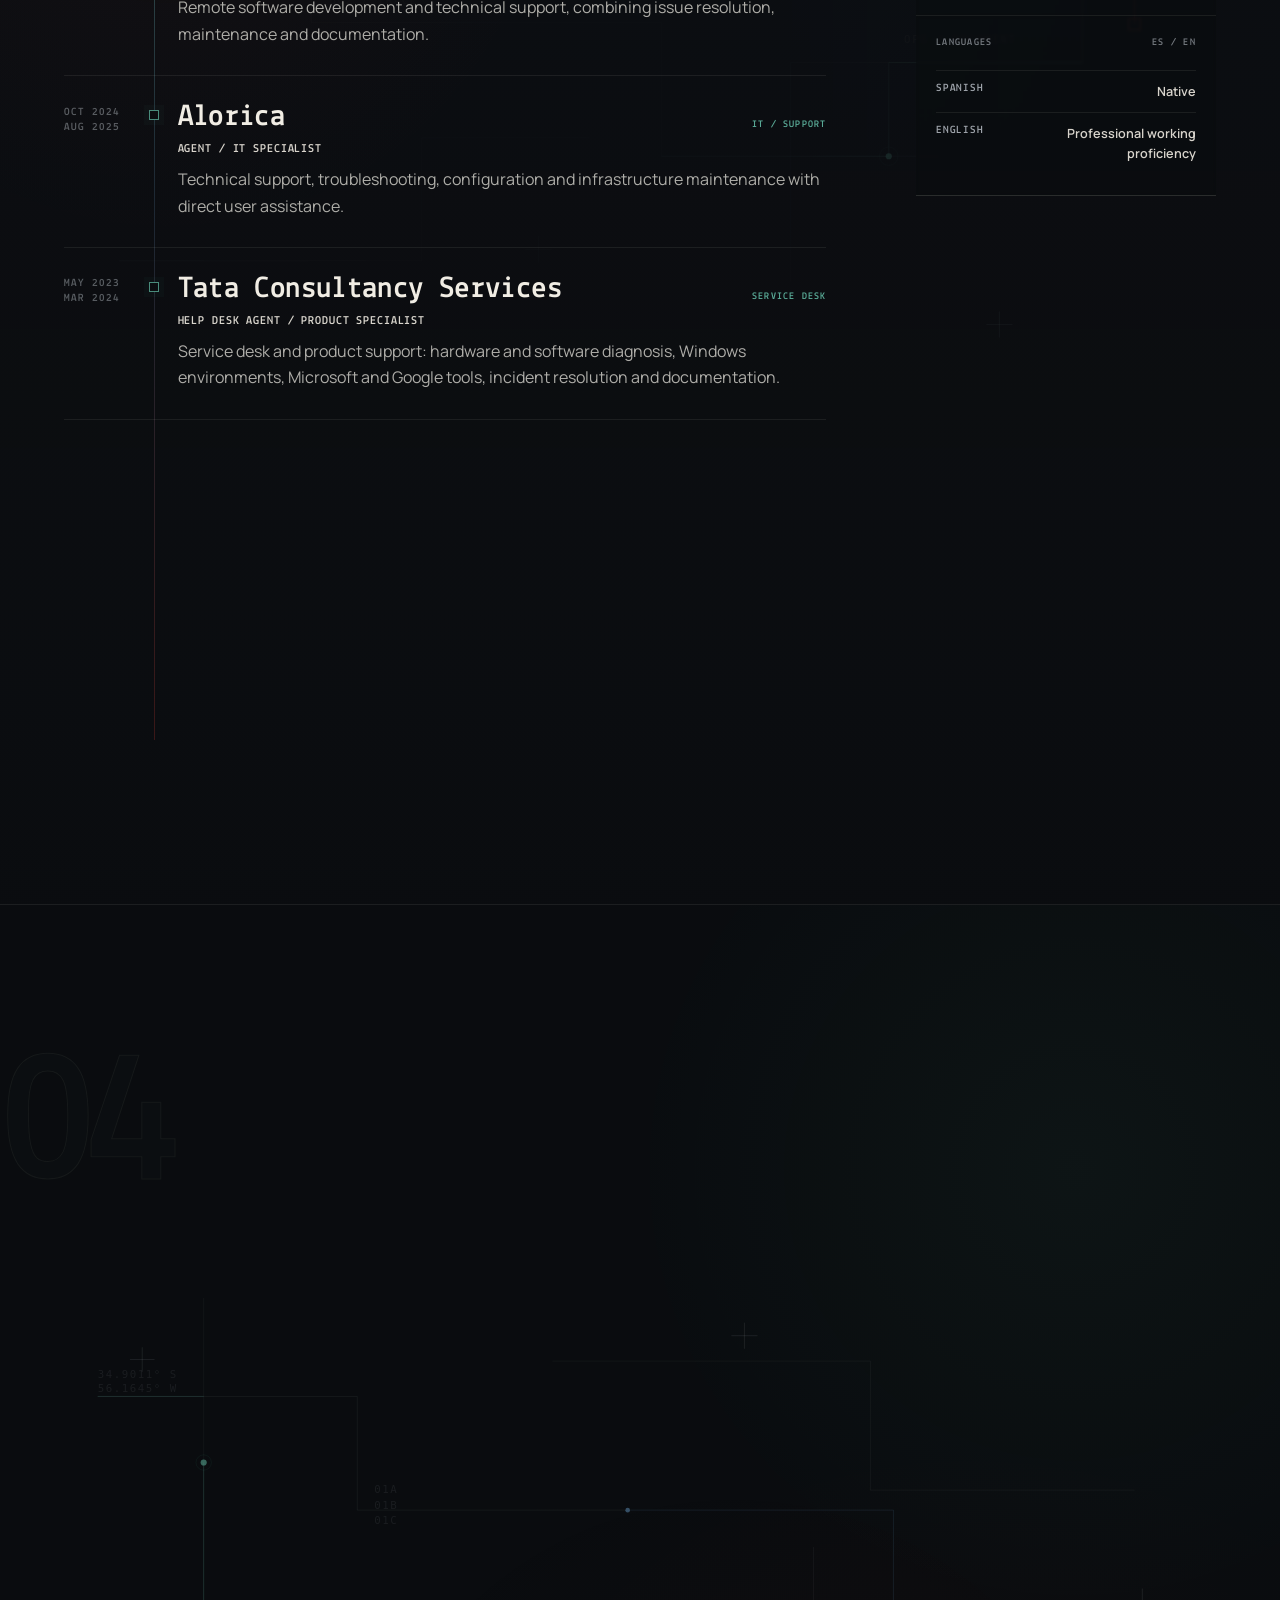
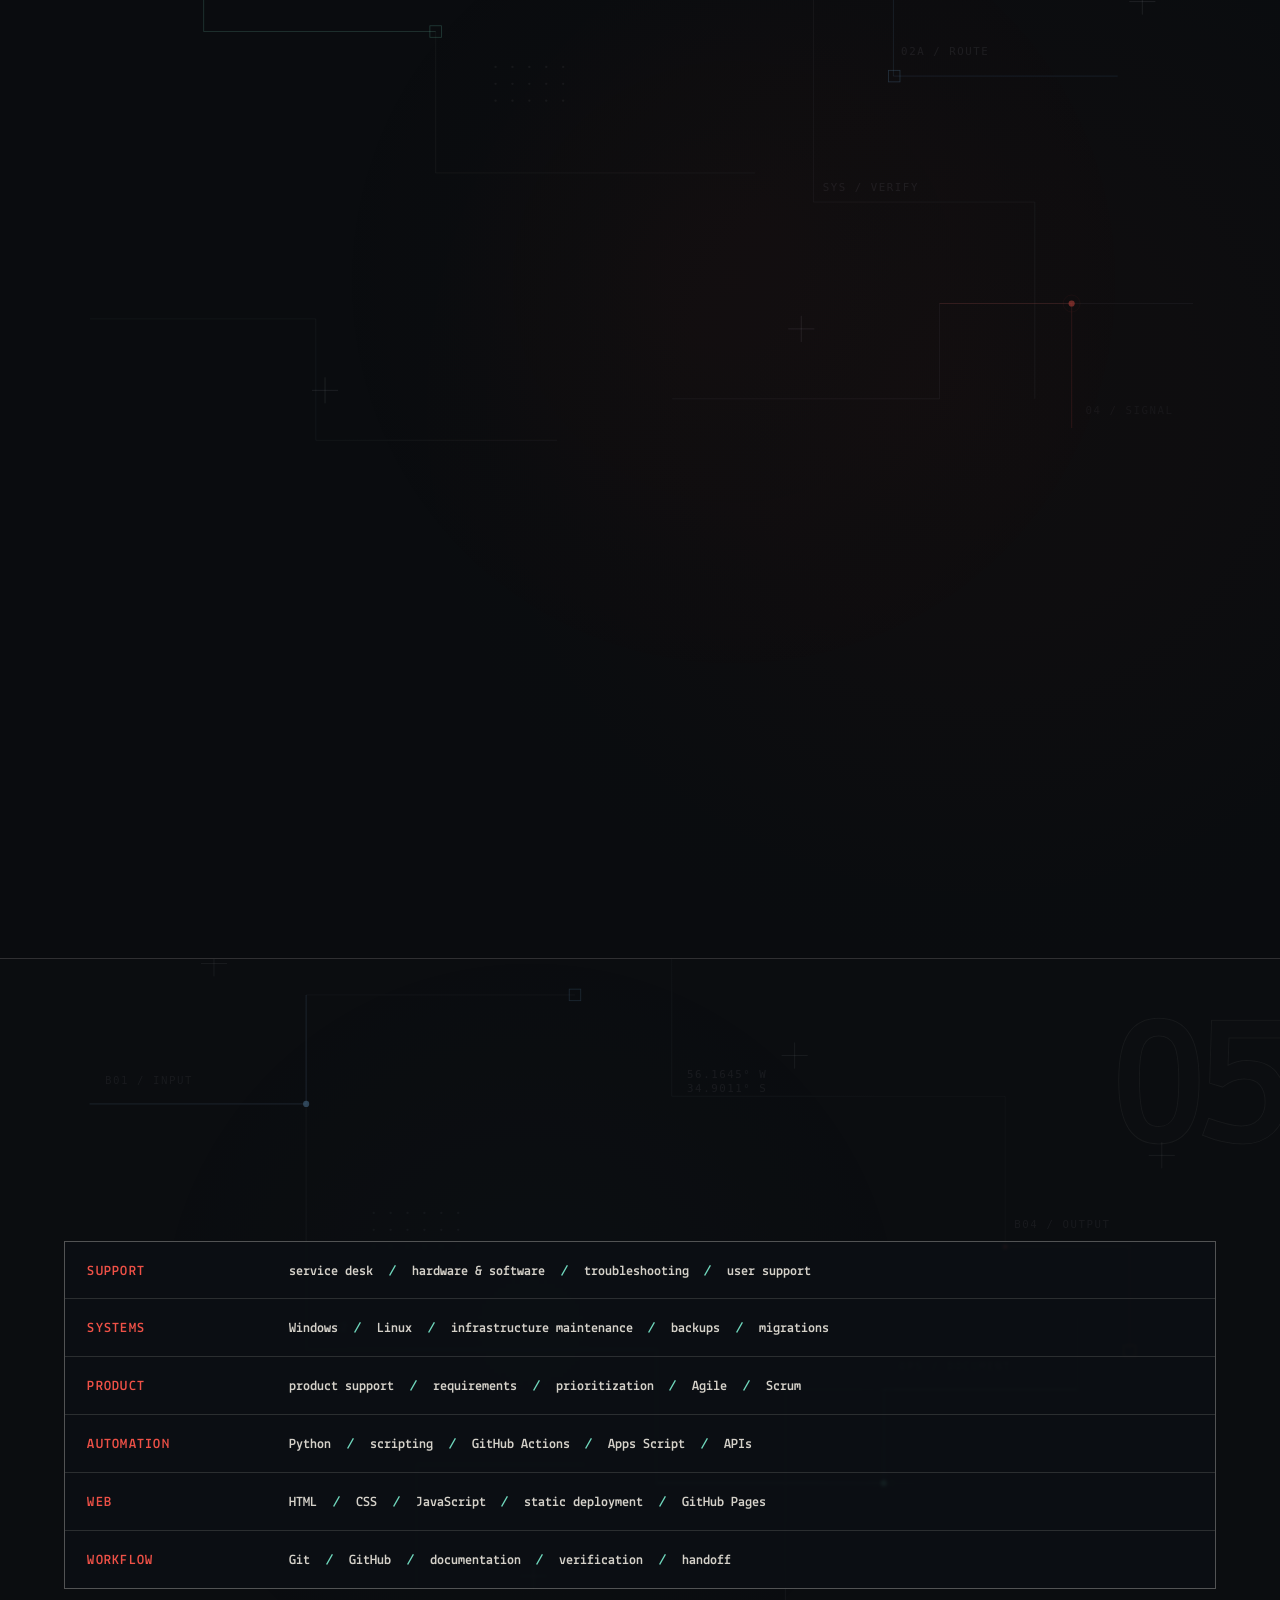
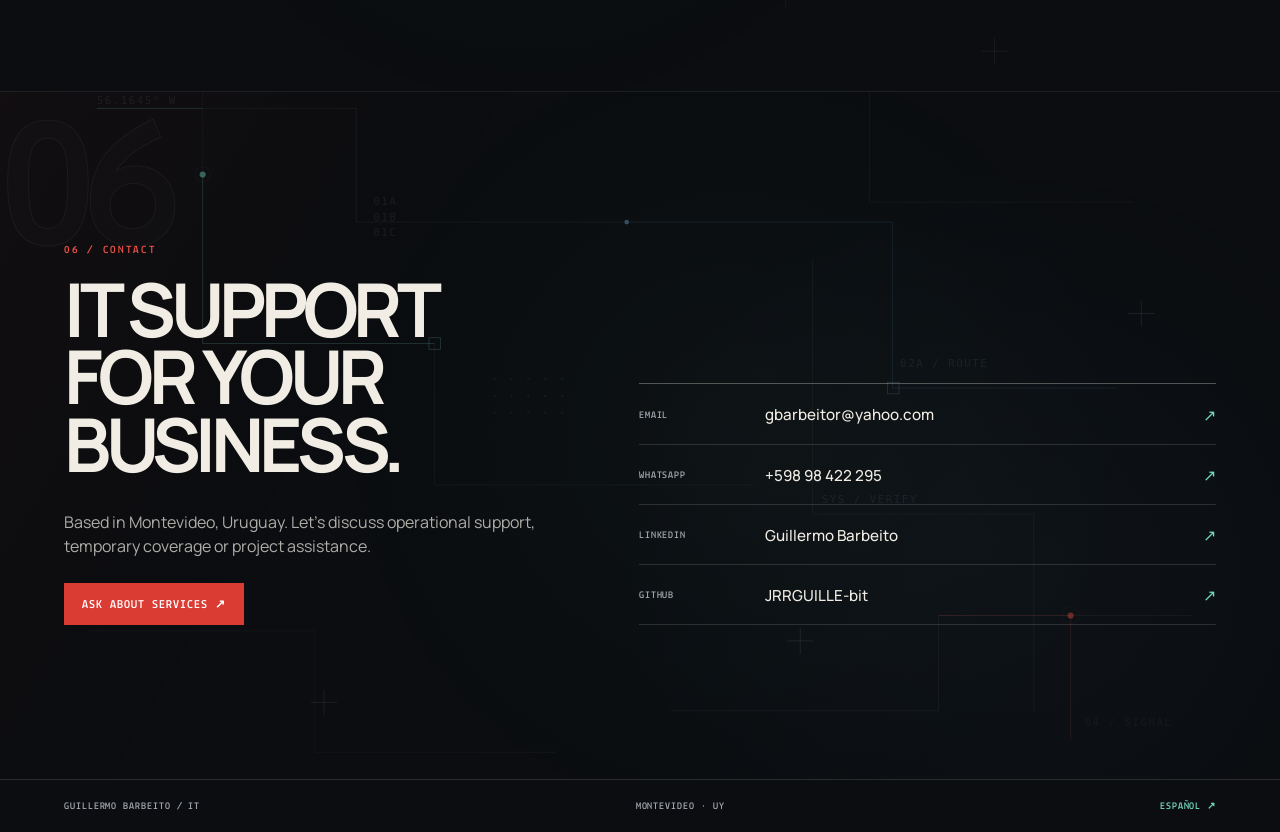
<file: en/index.html>
<!doctype html>
<html lang="en">
<head>
  <meta charset="utf-8">
  <meta name="viewport" content="width=device-width, initial-scale=1">
  <meta name="theme-color" content="#0b0d10">
  <meta name="color-scheme" content="dark">
  <meta name="application-name" content="Guillermo Barbeito IT">

  <title>Guillermo Barbeito | Independent IT Support for Businesses</title>
  <meta name="description" content="Independent IT support for businesses in Montevideo and remotely: operational support, temporary coverage and project assistance.">
  <meta name="author" content="Guillermo Barbeito">
  <meta name="robots" content="index, follow, max-image-preview:large">
  <link rel="canonical" href="https://jrrguille-bit.github.io/guillermo-barbeito-it/en/">
  <link rel="alternate" hreflang="en" href="https://jrrguille-bit.github.io/guillermo-barbeito-it/en/">
  <link rel="alternate" hreflang="es-UY" href="https://jrrguille-bit.github.io/guillermo-barbeito-it/">
  <link rel="alternate" hreflang="x-default" href="https://jrrguille-bit.github.io/guillermo-barbeito-it/">

  <meta property="og:type" content="profile">
  <meta property="og:locale" content="en_US">
  <meta property="og:locale:alternate" content="es_UY">
  <meta property="og:site_name" content="Guillermo Barbeito — IT">
  <meta property="og:title" content="Guillermo Barbeito | IT Support · Product Support · Technical Operations">
  <meta property="og:description" content="Independent IT support for businesses: operational support, temporary coverage and project assistance.">
  <meta property="og:url" content="https://jrrguille-bit.github.io/guillermo-barbeito-it/en/">
  <meta property="og:image" content="https://jrrguille-bit.github.io/guillermo-barbeito-it/0cbaab8f-3126-4453-87c5-9ada4d837f59.png">
  <meta property="og:image:type" content="image/png">
  <meta property="og:image:width" content="1731">
  <meta property="og:image:height" content="909">
  <meta property="og:image:alt" content="Guillermo Barbeito — IT Support, Product Support and Technical Operations">
  <meta property="profile:first_name" content="Guillermo">
  <meta property="profile:last_name" content="Barbeito">

  <meta name="twitter:card" content="summary_large_image">
  <meta name="twitter:title" content="Guillermo Barbeito | IT Support · Product Support · Technical Operations">
  <meta name="twitter:description" content="IT professional in Montevideo. Technical support, product support, systems and automation.">
  <meta name="twitter:image" content="https://jrrguille-bit.github.io/guillermo-barbeito-it/0cbaab8f-3126-4453-87c5-9ada4d837f59.png">
  <meta name="twitter:image:alt" content="Guillermo Barbeito technical profile">

  <link rel="icon" type="image/svg+xml" sizes="any" href="../assets/favicon-v2.svg?v=20260811d">
  <link rel="shortcut icon" type="image/svg+xml" href="../assets/favicon-v2.svg?v=20260811d">
  <link rel="manifest" href="../site.webmanifest?v=20260811d">
  <link rel="preconnect" href="https://fonts.googleapis.com">
  <link rel="preconnect" href="https://fonts.gstatic.com" crossorigin>
  <link href="https://fonts.googleapis.com/css2?family=Lekton:wght@400;700&family=Manrope:wght@400;500;600;700&display=swap" rel="stylesheet">
  <link rel="stylesheet" href="../styles.css">
  <link rel="stylesheet" href="../personalization.css">
  <link rel="stylesheet" href="../job-search.css">

  <script>document.documentElement.classList.add('js');</script>
  <script type="application/ld+json">
  {
    "@context": "https://schema.org",
    "@graph": [
      {
        "@type": "WebSite",
        "@id": "https://jrrguille-bit.github.io/guillermo-barbeito-it/#website",
        "url": "https://jrrguille-bit.github.io/guillermo-barbeito-it/",
        "name": "Guillermo Barbeito — IT",
        "alternateName": "GB IT",
        "inLanguage": ["es-UY", "en"]
      },
      {
        "@type": "ProfilePage",
        "@id": "https://jrrguille-bit.github.io/guillermo-barbeito-it/en/#profile",
        "url": "https://jrrguille-bit.github.io/guillermo-barbeito-it/en/",
        "name": "Guillermo Barbeito — IT profile",
        "dateModified": "2026-10-26T00:00:00-03:00",
        "inLanguage": "en",
        "isPartOf": {"@id": "https://jrrguille-bit.github.io/guillermo-barbeito-it/#website"},
        "mainEntity": {"@id": "https://jrrguille-bit.github.io/guillermo-barbeito-it/#guillermo"}
      },
      {
        "@type": "Person",
        "@id": "https://jrrguille-bit.github.io/guillermo-barbeito-it/#guillermo",
        "name": "Guillermo Barbeito",
        "url": "https://jrrguille-bit.github.io/guillermo-barbeito-it/",
        "image": "https://jrrguille-bit.github.io/guillermo-barbeito-it/Nadie%20te%20dijo%20que%20iba%20a%20ser%20as%C3%AD_Foto%20Guillermo%20(1).jpg",
        "email": "mailto:gbarbeitor@yahoo.com",
        "telephone": "+59898422295",
        "jobTitle": "IT Support / Product Support / Technical Operations",
        "address": {
          "@type": "PostalAddress",
          "addressLocality": "Montevideo",
          "addressCountry": "UY"
        },
        "alumniOf": {
          "@type": "CollegeOrUniversity",
          "name": "Universidad Católica del Uruguay"
        },
        "hasOccupation": [
          {"@type": "Occupation", "name": "IT Support Specialist"},
          {"@type": "Occupation", "name": "Product Support Specialist"},
          {"@type": "Occupation", "name": "Technical Operations"},
          {"@type": "Occupation", "name": "Product Owner"}
        ],
        "knowsLanguage": ["Spanish", "English"],
        "sameAs": [
          "https://github.com/JRRGUILLE-bit",
          "https://www.linkedin.com/in/guillermo-barbeito-040632340/",
          "https://jrrguille-bit.github.io/guillermo-barbeito/"
        ],
        "knowsAbout": [
          "IT Support",
          "Technical Support",
          "Service Desk",
          "Product Support",
          "Technical Operations",
          "Troubleshooting",
          "Product Ownership",
          "Windows",
          "Linux",
          "Git",
          "GitHub",
          "Python",
          "Automation",
          "Technical documentation"
        ]
      }
    ]
  }
  </script>
</head>
<body class="is-personalized">
  <a class="skip-link" href="#content">Skip to content</a>

  <header class="site-header" aria-label="Main navigation">
    <a class="brand" href="#home" aria-label="Go to home">
      <span class="brand-mark">GB</span>
      <span class="brand-status"><i></i> MONTEVIDEO / UY</span>
    </a>

    <button class="nav-toggle" type="button" aria-expanded="false" aria-controls="site-nav">MENU</button>

    <nav id="site-nav" class="site-nav" aria-label="Sections">
      <a href="#profile">Profile</a>
      <a href="#experience">Experience</a>
      <a href="#projects">Projects</a>
      <a href="#stack">Stack</a>
      <a href="#contact">Contact</a>
      <a class="nav-lang" href="../" lang="es-UY">ES</a>
      <a class="nav-cv" href="../CV%20Guillermo%20Barbeito%20%28English%29.pdf" download>CV ↓</a>
    </nav>
  </header>

  <main id="content">
    <section id="home" class="hero section-shell">
      <div class="hero-copy reveal">
        <p class="eyebrow"><span>IT PROFILE / MONTEVIDEO</span><span>SUPPORT + PRODUCT + OPERATIONS</span></p>
        <h1>Guillermo<br><span>Barbeito</span></h1>
        <p class="hero-role">IT support, operations and coverage for businesses.</p>
        <p class="hero-summary">I help businesses with technical support, temporary coverage and operational project work. I diagnose issues, coordinate resolutions and document what teams need to keep work moving.</p>

        <div class="availability-strip" aria-label="Professional availability">
          <span class="availability-state"><i></i> INDEPENDENT IT SERVICES FOR BUSINESSES</span>
          <span>OPERATIONAL SUPPORT · TEMPORARY COVERAGE · PROJECTS</span>
        </div>

        <div class="hero-actions">
          <a class="button button-primary" href="#contact">Discuss a service <span aria-hidden="true">↘</span></a>
          <a class="button button-ghost" href="mailto:gbarbeitor@yahoo.com?subject=IT%20services%20inquiry">Email me <span aria-hidden="true">↗</span></a>
          <a class="hero-project-link" href="#projects">View technical projects ↓</a>
        </div>

        <div class="hero-meta" aria-label="Professional summary">
          <div><span>Engagements</span><strong>Assignments, coverage and projects</strong></div>
          <div><span>Clients</span><strong>Business teams and operations</strong></div>
          <div><span>Technical base</span><strong>Computer Engineering · UCU</strong></div>
        </div>
      </div>

      <div class="hero-system reveal" aria-label="Technical work map">
        <div class="system-head">
          <span>GB / TECHNICAL OPERATIONS PROFILE</span>
          <span class="system-state"><i></i> ONLINE</span>
        </div>

        <div class="system-map" aria-hidden="true">
          <div class="node node-a"><span>01</span><strong>SUPPORT</strong><small>diagnose / resolve</small></div>
          <div class="node node-b"><span>02</span><strong>PRODUCT</strong><small>translate / prioritize</small></div>
          <div class="node node-c"><span>03</span><strong>SYSTEMS</strong><small>configure / maintain</small></div>
          <div class="node node-d"><span>04</span><strong>AUTOMATION</strong><small>reduce / document</small></div>
          <svg viewBox="0 0 800 620" preserveAspectRatio="none">
            <path d="M140 160 C300 160 300 305 400 305" />
            <path d="M660 160 C500 160 500 305 400 305" />
            <path d="M140 470 C300 470 300 305 400 305" />
            <path d="M660 470 C500 470 500 305 400 305" />
            <circle cx="400" cy="305" r="8" />
          </svg>
          <div class="core"><span>GB</span><small>SIMPLE / MEASURABLE / MAINTAINABLE</small></div>
        </div>

        <div class="system-foot">
          <span>MODE: USER + SYSTEM</span>
          <span>OUTPUT: VERIFIED</span>
        </div>
      </div>
    </section>

    <section id="profile" class="profile section-pad reveal">
      <div class="section-index">01 / PROFILE</div>
      <div class="profile-copy">
        <p class="lead">Technical support with a <em>product mindset</em> and an operational focus.</p>
        <div class="profile-detail-grid">
          <div class="profile-columns">
            <p>My background spans support, service desk and product. That taught me to look at every incident from two sides: what the person doing the work needs, and what the system needs in order to return to a stable state.</p>
            <p>I prioritize understandable solutions, useful documentation and traceable changes. I can move between troubleshooting, user communication, product requirements, repositories and automation without losing sight of the operational goal.</p>
          </div>
          <figure class="profile-photo-card">
            <img src="../Nadie%20te%20dijo%20que%20iba%20a%20ser%20as%C3%AD_Foto%20Guillermo%20(1).jpg" alt="Portrait of Guillermo Barbeito" loading="lazy" decoding="async">
            <figcaption><span>GB / PROFILE</span><span>MONTEVIDEO · UY</span></figcaption>
          </figure>
        </div>
      </div>
    </section>

    <section id="areas" class="section-pad areas-section">
      <div class="section-heading reveal">
        <div>
          <div class="section-index">02 / PROFESSIONAL FIT</div>
          <h2>Where I can contribute<br>from day one.</h2>
        </div>
        <p>Best fit: roles where support, users, product and operations overlap.</p>
      </div>

      <div class="area-grid area-grid-hiring">
        <article class="area-card reveal">
          <div class="card-top"><span>SUP-01</span><span>IT SUPPORT</span></div>
          <h3>Support & Service Desk</h3>
          <p>Hardware and software diagnosis, troubleshooting, incident resolution, documentation and direct user support.</p>
          <div class="card-footer">DIAGNOSE / RESOLVE / DOCUMENT</div>
        </article>

        <article class="area-card reveal">
          <div class="card-top"><span>PRD-02</span><span>PRODUCT SUPPORT</span></div>
          <h3>Product & users</h3>
          <p>Translate needs, prioritize work, explain decisions and close the loop between problem, product and implementation.</p>
          <div class="card-footer">UNDERSTAND / PRIORITIZE / FOLLOW THROUGH</div>
        </article>

        <article class="area-card reveal">
          <div class="card-top"><span>OPS-03</span><span>TECH OPS</span></div>
          <h3>Systems & automation</h3>
          <p>Configuration, maintenance, backups, migrations, repositories and automation when it reduces operational risk or manual effort.</p>
          <div class="card-footer">CONFIGURE / VERIFY / IMPROVE</div>
        </article>
      </div>
    </section>

    <section id="experience" class="section-pad experience-section">
      <div class="section-heading reveal">
        <div>
          <div class="section-index">03 / EXPERIENCE</div>
          <h2>Support, product<br>and real operations.</h2>
        </div>
        <p>Professional experience with users, incidents, product work and technical decisions.</p>
      </div>

      <div class="experience-layout">
        <div class="experience-timeline">
          <article class="experience-role reveal independent-role">
            <div class="experience-date">2025<br>PRESENT</div>
            <div>
              <div class="experience-company"><strong>Independent IT Services</strong><span>SOLE PROPRIETORSHIP / ASSIGNMENTS</span></div>
              <p class="experience-title">IT Support · Technical Support · IT Operations</p>
              <p>Since 2025, I have provided IT services independently through my sole-proprietor business, contributing to outsourced assignments, temporary coverage, operational support and project work based on each engagement’s needs.</p>
              <p class="assignment-caption">Companies and organizations associated with these assignments:</p>
              <div class="assignment-clients" aria-label="Companies and organizations associated with IT assignments">
                <span>Hemmersbach</span>
                <span>GEV</span>
                <span>Syngenta</span>
                <span>Colgate-Palmolive</span>
                <span>RYC Consultores</span>
              </div>
            </div>
          </article>
          <article class="experience-role reveal">
            <div class="experience-date">2026<br>PRESENT</div>
            <div>
              <div class="experience-company"><strong>RyC Consultores</strong><span>DEVELOPMENT / SUPPORT</span></div>
              <p class="experience-title">Software Development &amp; Technical Support</p>
              <p>Remote software development and technical support, combining issue resolution, maintenance and documentation.</p>
            </div>
          </article>

          <article class="experience-role reveal">
            <div class="experience-date">OCT 2024<br>AUG 2025</div>
            <div>
              <div class="experience-company"><strong>Alorica</strong><span>IT / SUPPORT</span></div>
              <p class="experience-title">Agent / IT Specialist</p>
              <p>Technical support, troubleshooting, configuration and infrastructure maintenance with direct user assistance.</p>
            </div>
          </article>

          <article class="experience-role reveal">
            <div class="experience-date">MAY 2023<br>MAR 2024</div>
            <div>
              <div class="experience-company"><strong>Tata Consultancy Services</strong><span>SERVICE DESK</span></div>
              <p class="experience-title">Help Desk Agent / Product Specialist</p>
              <p>Service desk and product support: hardware and software diagnosis, Windows environments, Microsoft and Google tools, incident resolution and documentation.</p>
            </div>
          </article>

          <article class="experience-role reveal">
            <div class="experience-date">2016<br>2018</div>
            <div>
              <div class="experience-company"><strong>Tradehelm</strong><span>PRODUCT</span></div>
              <p class="experience-title">Product Owner</p>
              <p>Prioritization, requirements and coordination across user needs, product goals and development decisions.</p>
            </div>
          </article>

          <article class="experience-role reveal">
            <div class="experience-date">2012<br>2015</div>
            <div>
              <div class="experience-company"><strong>Sabre Uruguay</strong><span>SUPPORT / PRODUCT</span></div>
              <p class="experience-title">Agent / Product Representative / Product Specialist</p>
              <p>Progressed through support and product-facing roles combining user assistance, issue resolution and functional product knowledge.</p>
            </div>
          </article>
        </div>

        <aside class="experience-side reveal" aria-label="Education, training and languages">
          <div class="credential-card">
            <div class="credential-label"><span>EDUCATION</span><span>UCU / UY</span></div>
            <strong>Computer Engineering</strong>
            <p>Universidad Católica del Uruguay.</p>
          </div>

          <div class="credential-card">
            <div class="credential-label"><span>ADDITIONAL</span><span>TRAINING</span></div>
            <strong>Product, Agile & AI</strong>
            <p>Additional training applied to technical and product work.</p>
            <div class="training-list" aria-label="Additional training">
              <span>AGILE</span>
              <span>SCRUM</span>
              <span>PROFESSIONAL SCRUM MASTER</span>
              <span>AGILE TESTING</span>
              <span>FOUNDATIONS OF AI</span>
              <span>PROJECT MANAGEMENT</span>
            </div>
          </div>

          <div class="language-card">
            <div class="credential-label"><span>LANGUAGES</span><span>ES / EN</span></div>
            <div class="language-row"><span>Spanish</span><strong>Native</strong></div>
            <div class="language-row"><span>English</span><strong>Professional working proficiency</strong></div>
          </div>
        </aside>
      </div>
    </section>

    <section id="projects" class="section-pad projects-section">
      <div class="section-heading reveal">
        <div>
          <div class="section-index">04 / TECHNICAL PROJECTS</div>
          <h2>Work you can<br>open, read and verify.</h2>
        </div>
        <p>Public projects with code, documentation and technical decisions visible on GitHub.</p>
      </div>

      <article class="project-feature reveal">
        <div class="project-diagram project-diagram-menelao" aria-hidden="true">
          <div class="project-label">APP-01 / MENELAO</div>
          <div class="storage storage-a">SOURCE X</div>
          <div class="storage storage-b">MASTER A</div>
          <div class="storage storage-c">BACKUP B</div>
          <div class="storage storage-d">SHA-256</div>
          <div class="flow flow-1"></div>
          <div class="flow flow-2"></div>
          <div class="flow flow-3"></div>
          <span class="diagram-caption">COPY / HASH / VERIFY</span>
        </div>
        <div class="project-copy">
          <div class="project-kicker">PYTHON DESKTOP APP / DATA INTEGRITY</div>
          <h3>MENELAO</h3>
          <p class="project-role">Redundant copy · SHA-256 · verification · reports</p>
          <p>Local desktop application that copies one source to two independent destinations and verifies the X/A/B triangle before the operator reuses the original media. The design prioritizes data integrity, non-destructive operation and verifiable evidence.</p>
          <dl class="project-facts">
            <div><dt>Problem</dt><dd>A completed copy does not prove by itself that the data reached both destinations intact.</dd></div>
            <div><dt>Approach</dt><dd>SHA-256 hashes, X/A/B comparison, manifests, reports and an explicitly non-destructive workflow.</dd></div>
            <div><dt>Stack</dt><dd>Python · Tkinter · pytest · SHA-256 · Linux.</dd></div>
          </dl>
          <a class="text-link case-study-link" href="projects/menelao/">Read case study <span>→</span></a>
          <a class="text-link repo-secondary-link" href="https://github.com/JRRGUILLE-bit/project-isosceles" target="_blank" rel="noopener noreferrer">GitHub repository ↗</a>
        </div>
      </article>

      <div class="project-grid hiring-project-grid">
        <article class="project-card reveal">
          <div class="card-top"><span>WEB-02</span><span>STATE + SECURITY</span></div>
          <h3>Foundry companion web</h3>
          <p>Static web application for six character sheets with separate desktop and mobile views, temporary session state and optional synchronization through Google Sheets + Apps Script. The remote backend uses a fail-closed authentication model.</p>
          <a class="text-link case-study-link" href="projects/foundry/">Read case study <span>→</span></a>
          <a class="text-link repo-secondary-link" href="https://github.com/JRRGUILLE-bit/Foundry" target="_blank" rel="noopener noreferrer">GitHub repository ↗</a>
          <div class="card-footer">JAVASCRIPT / APPS SCRIPT / STATE / AUTH</div>
        </article>

        <article class="project-card reveal">
          <div class="card-top"><span>OPS-03</span><span>AUTOMATION</span></div>
          <h3>Jona Logistica</h3>
          <p>Operations hub that centralized weather, mobility, documents and production tools. The weather workflow combined multiple sources using Python and GitHub Actions; personal data and automations were removed when production closed.</p>
          <a class="text-link case-study-link" href="projects/jona-logistica/">Read case study <span>→</span></a>
          <a class="text-link repo-secondary-link" href="https://github.com/JRRGUILLE-bit/jona-logistica" target="_blank" rel="noopener noreferrer">GitHub repository ↗</a>
          <div class="card-footer">PYTHON / GITHUB ACTIONS / OPERATIONS / PRIVACY</div>
        </article>

        <article class="project-card reveal">
          <div class="card-top"><span>INFRA-04</span><span>RECOVERY</span></div>
          <h3>Self-hosted infrastructure</h3>
          <p>Operation of a Foundry VTT environment with application and data separated, controlled migrations, backups across multiple destinations and documented recovery procedures.</p>
          <div class="card-footer">WINDOWS / LINUX / BACKUP / MIGRATION / RECOVERY</div>
        </article>
      </div>
    </section>

    <section id="stack" class="section-pad stack-section">
      <div class="section-heading reveal">
        <div>
          <div class="section-index">05 / STACK & PRACTICES</div>
          <h2>Tools that show up<br>in actual work.</h2>
        </div>
        <p>A short, defensible list rather than an inventory of logos.</p>
      </div>

      <div class="stack-board reveal">
        <div class="stack-row"><span class="stack-key">SUPPORT</span><div>service desk <i>/</i> hardware & software <i>/</i> troubleshooting <i>/</i> user support</div></div>
        <div class="stack-row"><span class="stack-key">SYSTEMS</span><div>Windows <i>/</i> Linux <i>/</i> infrastructure maintenance <i>/</i> backups <i>/</i> migrations</div></div>
        <div class="stack-row"><span class="stack-key">PRODUCT</span><div>product support <i>/</i> requirements <i>/</i> prioritization <i>/</i> Agile <i>/</i> Scrum</div></div>
        <div class="stack-row"><span class="stack-key">AUTOMATION</span><div>Python <i>/</i> scripting <i>/</i> GitHub Actions <i>/</i> Apps Script <i>/</i> APIs</div></div>
        <div class="stack-row"><span class="stack-key">WEB</span><div>HTML <i>/</i> CSS <i>/</i> JavaScript <i>/</i> static deployment <i>/</i> GitHub Pages</div></div>
        <div class="stack-row"><span class="stack-key">WORKFLOW</span><div>Git <i>/</i> GitHub <i>/</i> documentation <i>/</i> verification <i>/</i> handoff</div></div>
      </div>
    </section>

    <section id="contact" class="contact section-pad">
      <div class="contact-copy reveal">
        <div class="section-index">06 / CONTACT</div>
        <h2>IT support<br>for your business.</h2>
        <p>Based in Montevideo, Uruguay. Let’s discuss operational support, temporary coverage or project assistance.</p>
        <a class="button button-primary contact-cv" href="mailto:gbarbeitor@yahoo.com?subject=IT%20services%20inquiry">Ask about services ↗</a>
      </div>

      <div class="contact-actions reveal">
        <a class="contact-line" href="mailto:gbarbeitor@yahoo.com?subject=IT%20opportunity%20-%20Guillermo%20Barbeito"><span>EMAIL</span><strong>gbarbeitor@yahoo.com</strong><i>↗</i></a>
        <a class="contact-line" href="https://wa.me/59898422295" target="_blank" rel="noopener noreferrer"><span>WHATSAPP</span><strong>+598 98 422 295</strong><i>↗</i></a>
        <a class="contact-line" href="https://www.linkedin.com/in/guillermo-barbeito-040632340/" target="_blank" rel="noopener noreferrer"><span>LINKEDIN</span><strong>Guillermo Barbeito</strong><i>↗</i></a>
        <a class="contact-line" href="https://github.com/JRRGUILLE-bit" target="_blank" rel="noopener noreferrer"><span>GITHUB</span><strong>JRRGUILLE-bit</strong><i>↗</i></a>
      </div>
    </section>
  </main>

  <footer class="site-footer">
    <span>GUILLERMO BARBEITO / IT</span>
    <span>MONTEVIDEO · UY</span>
    <a class="footer-link footer-language" href="../" lang="es-UY">ESPAÑOL ↗</a>
  </footer>

  <script src="../script.js"></script>
  <script>
    window.goatcounter = {
      path: function () {
        return '/it' + (window.location.pathname || '/') + window.location.search;
      }
    };
  </script>
  <script data-goatcounter="https://jrrguille.goatcounter.com/count" async src="//gc.zgo.at/count.js"></script>
</body>
</html>
</file>
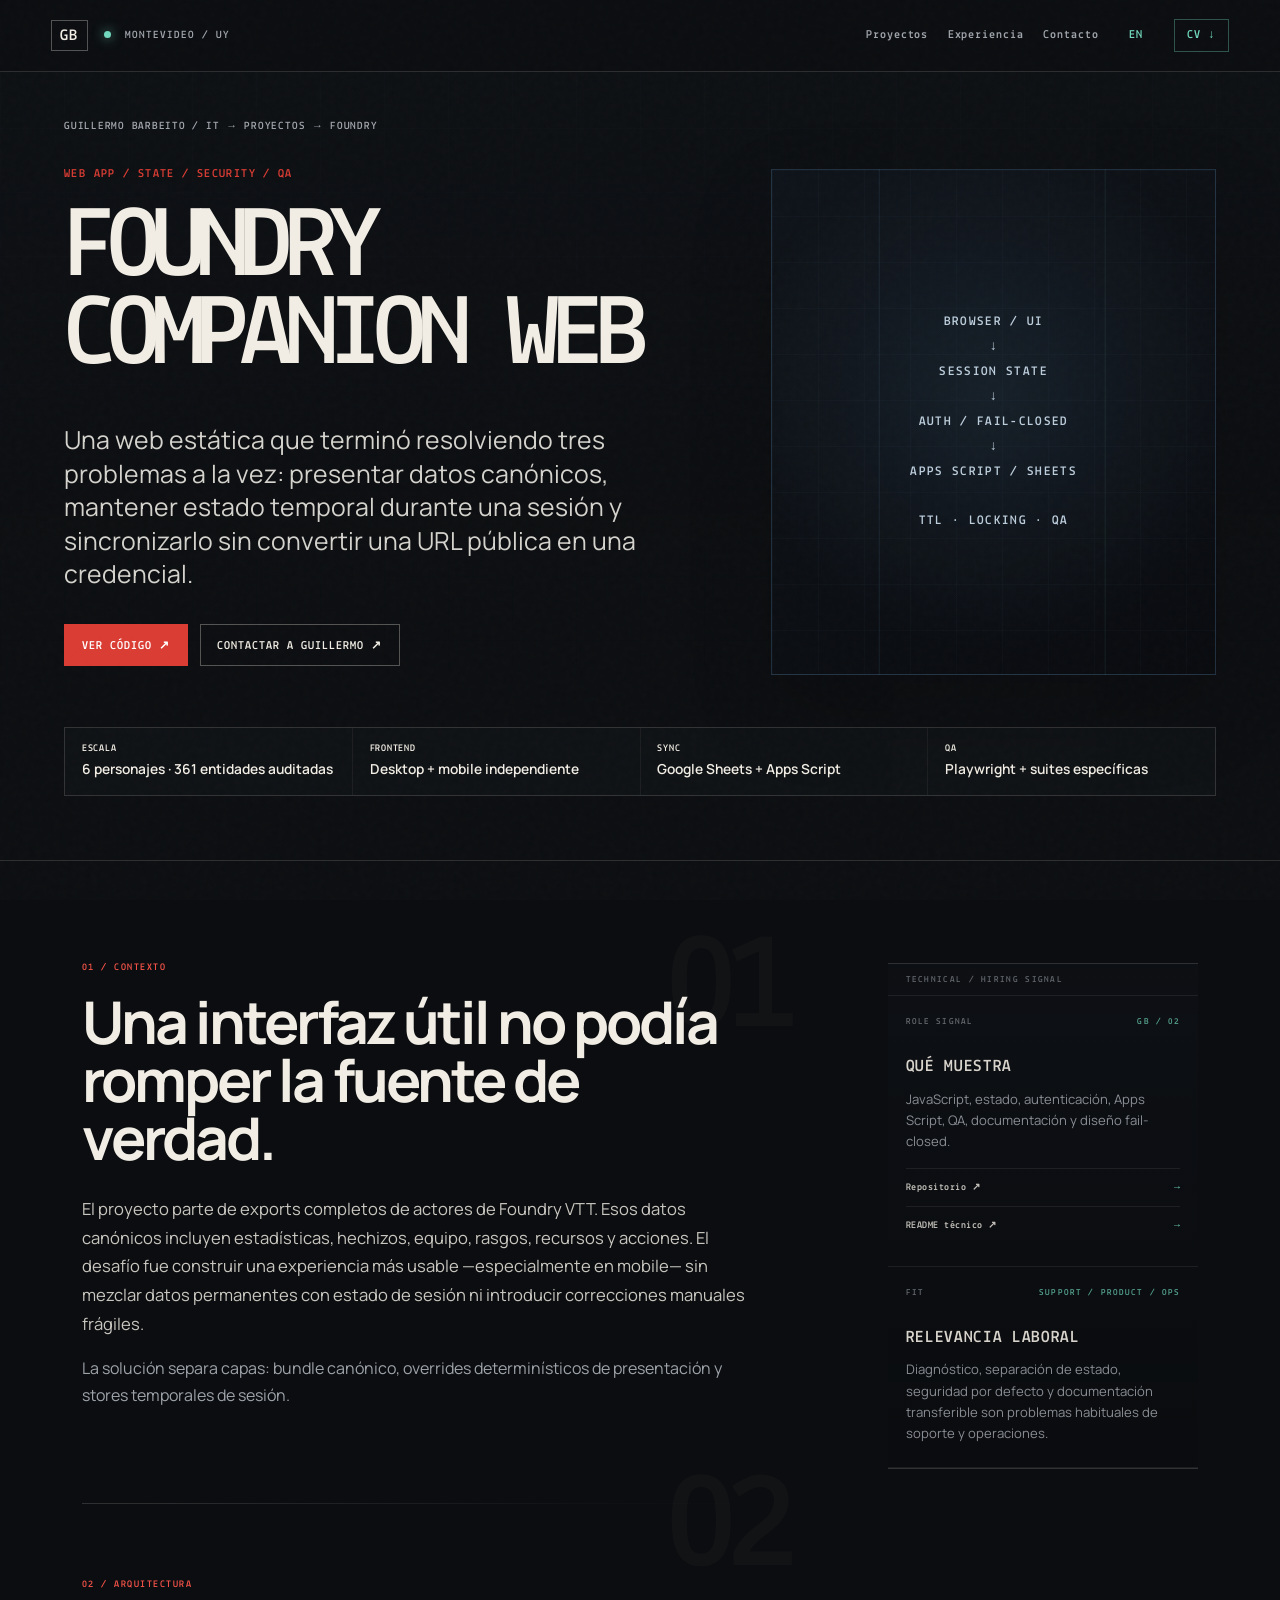
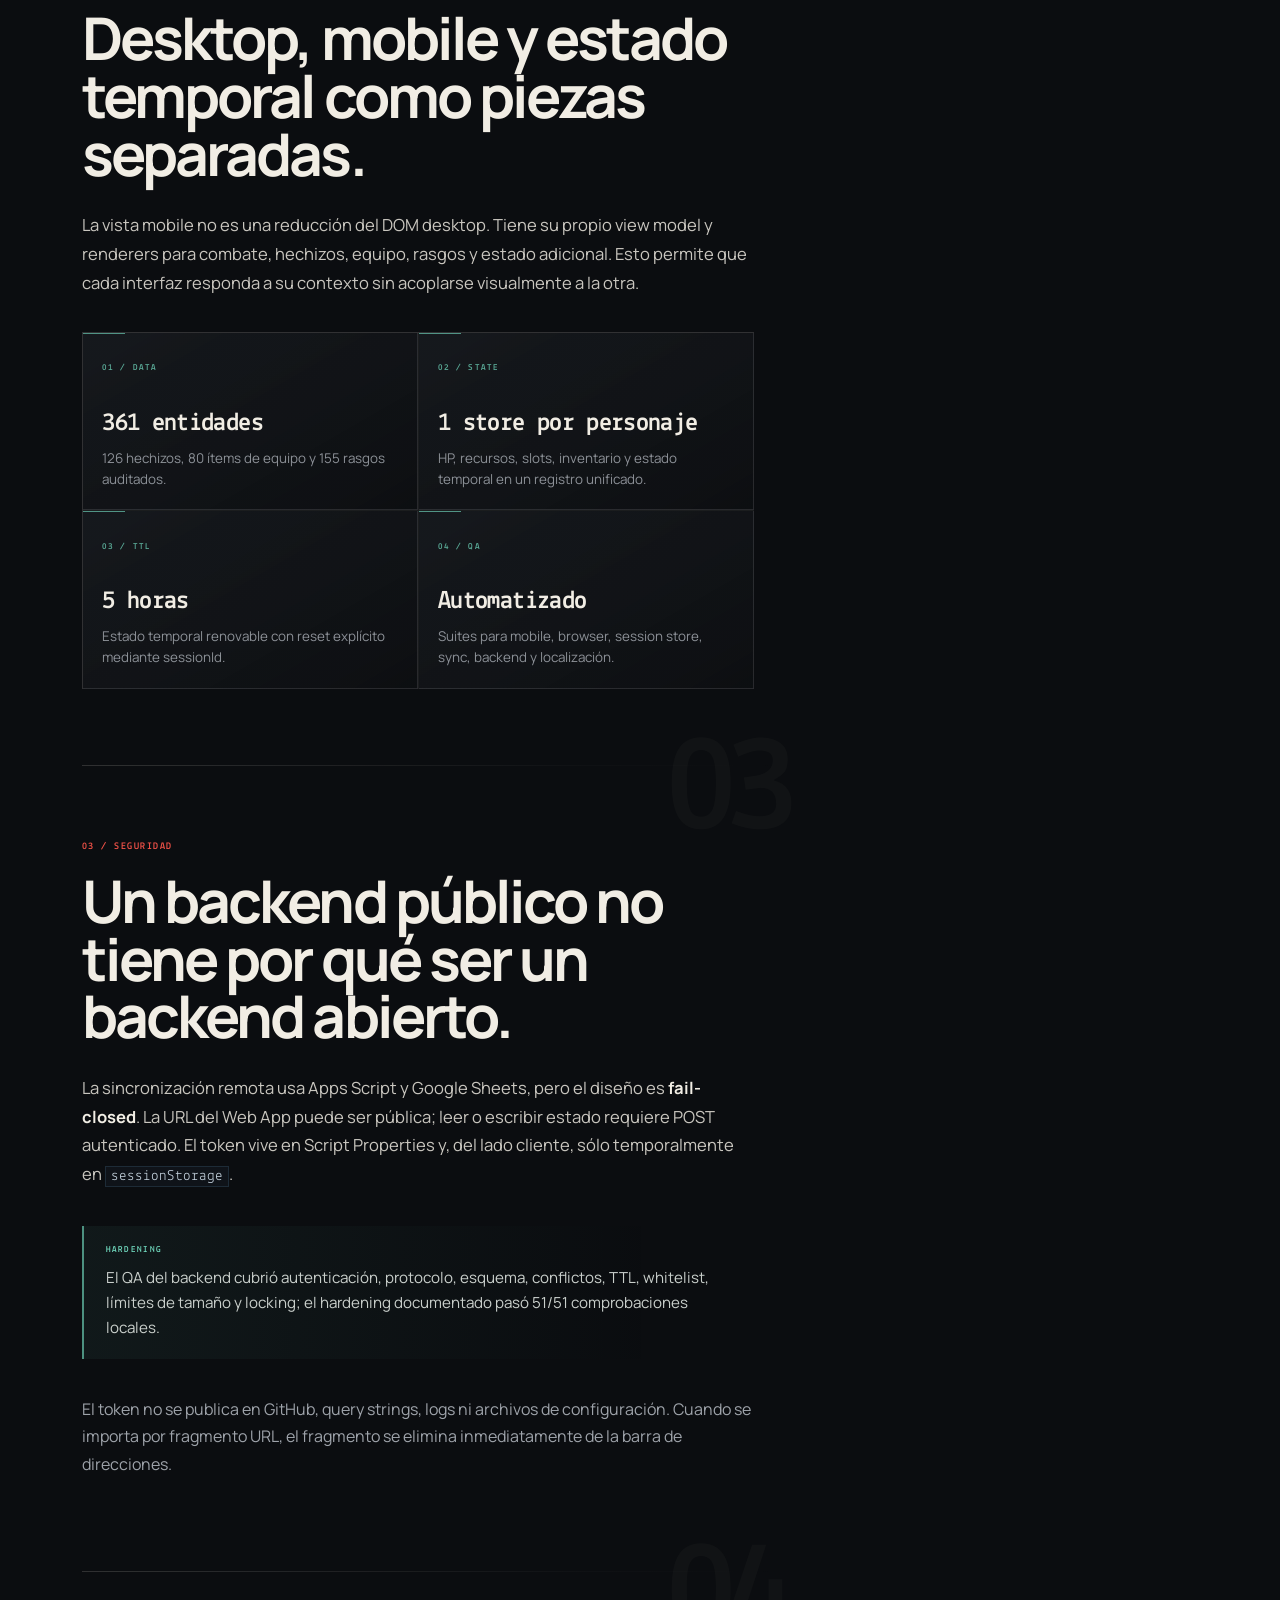
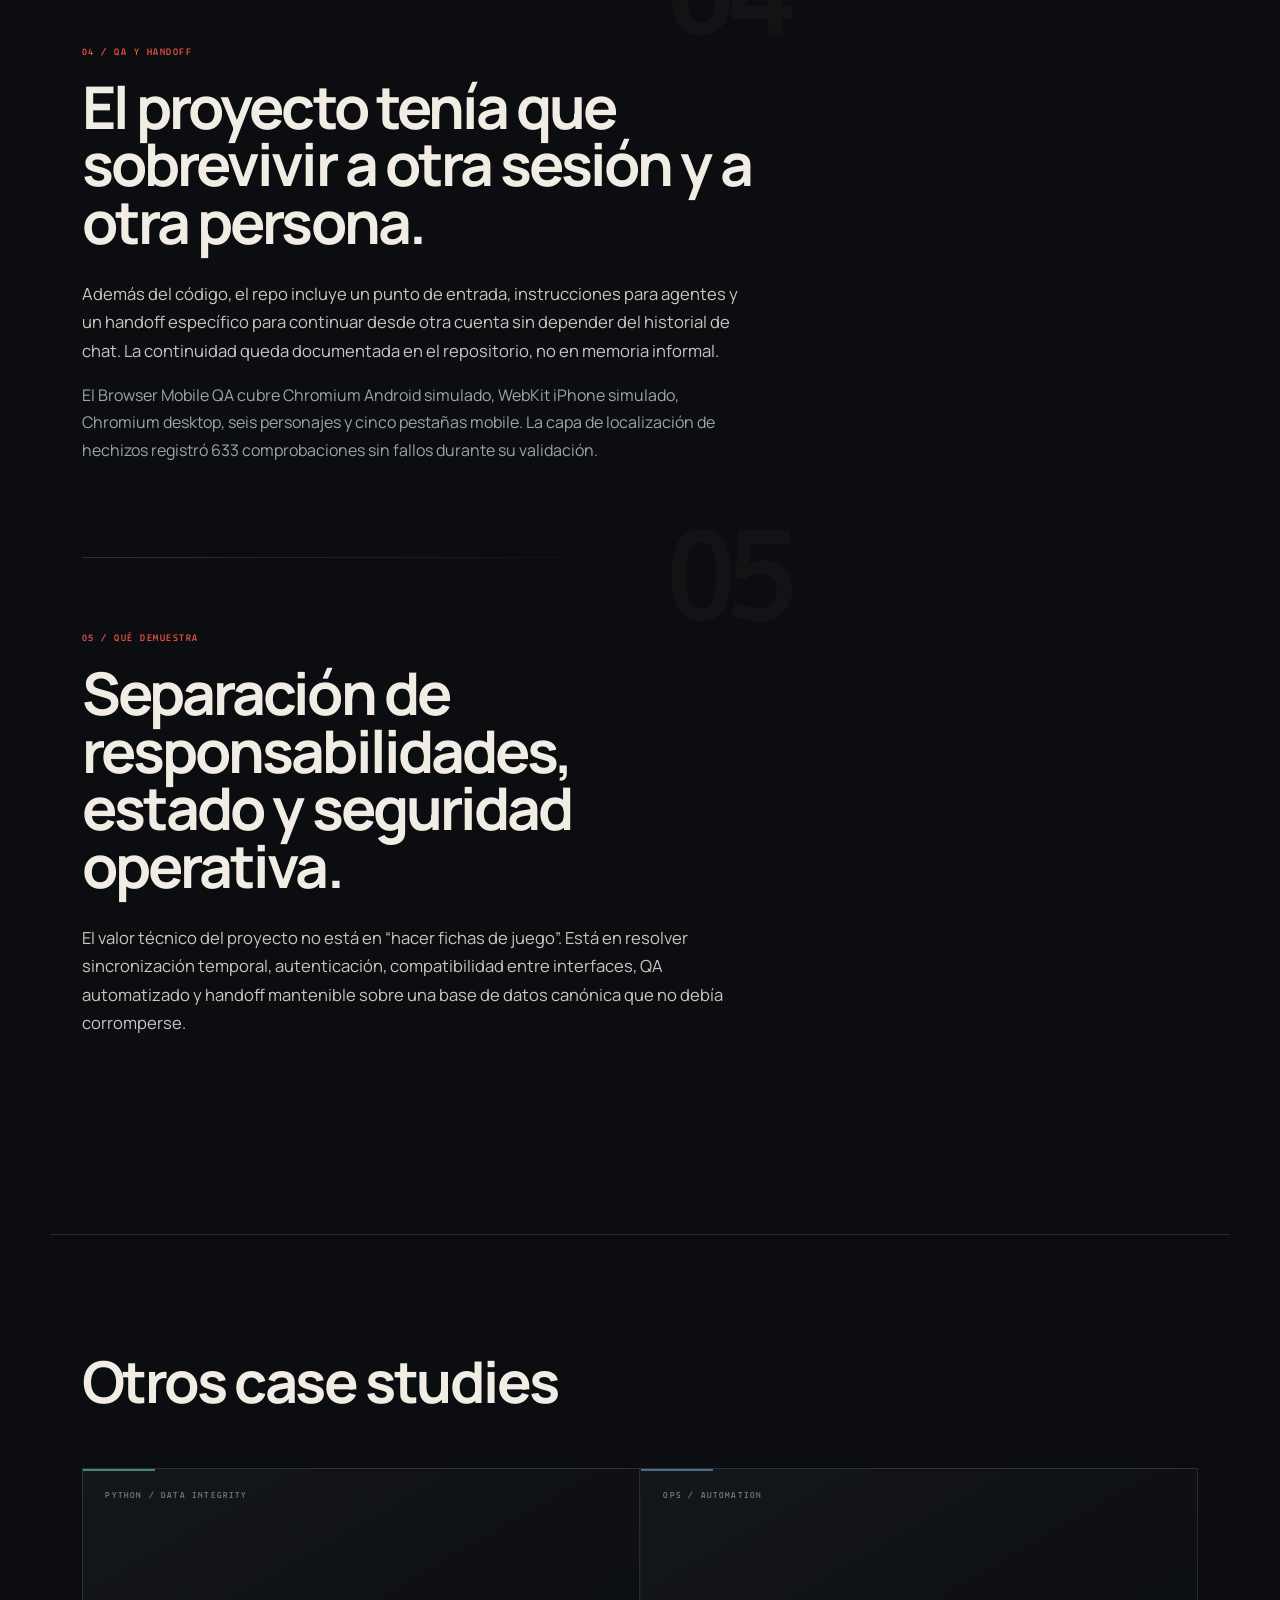
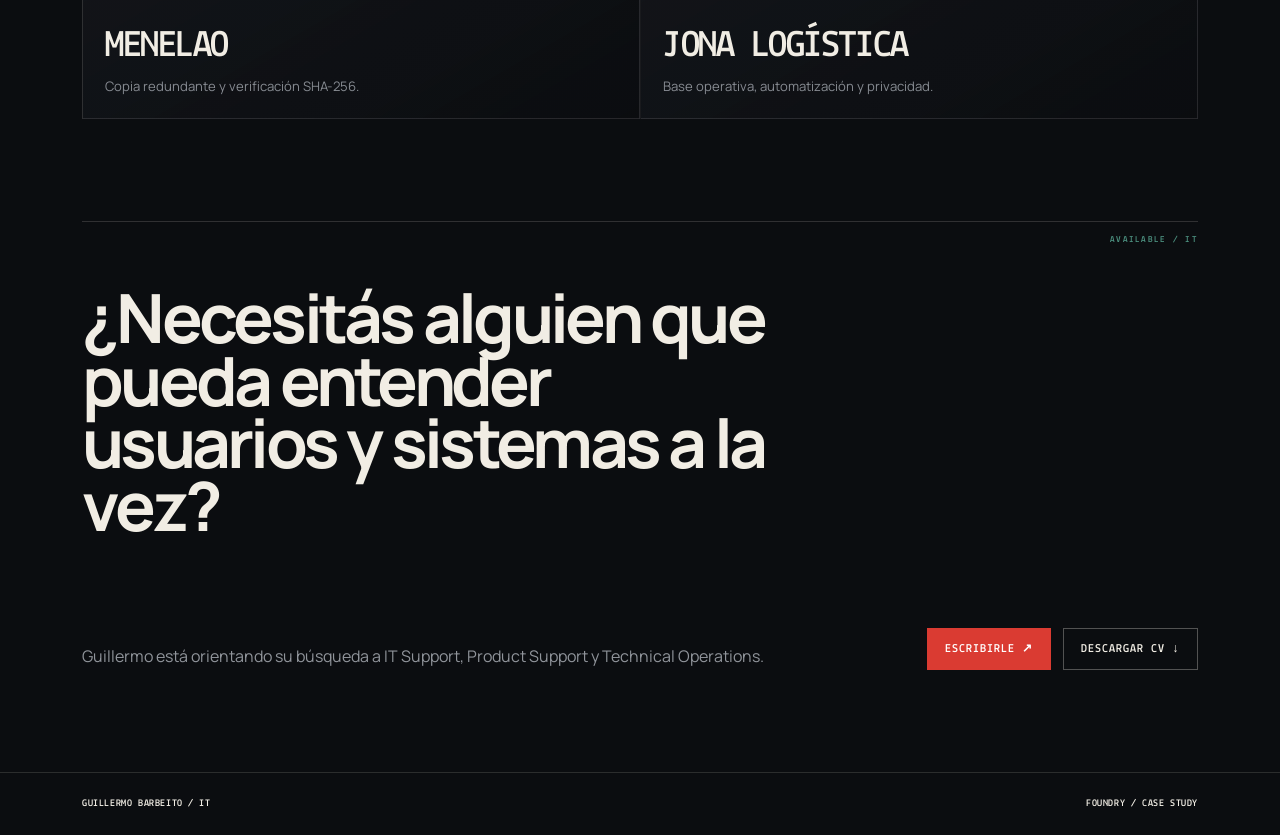
<file: projects/foundry/index.html>
<!doctype html>
<html lang="es-UY">
<head>
  <meta charset="utf-8"><meta name="viewport" content="width=device-width, initial-scale=1"><meta name="theme-color" content="#0b0d10">
  <title>Foundry companion web — Case study | Guillermo Barbeito</title>
  <meta name="description" content="Case study técnico: web companion para seis personajes con estado temporal, QA automatizado, Apps Script y autenticación fail-closed.">
  <meta name="author" content="Guillermo Barbeito">
  <meta name="robots" content="index, follow, max-image-preview:large">
  <link rel="canonical" href="https://jrrguille-bit.github.io/guillermo-barbeito-it/projects/foundry/">
  <link rel="alternate" hreflang="es-UY" href="https://jrrguille-bit.github.io/guillermo-barbeito-it/projects/foundry/">
  <link rel="alternate" hreflang="en" href="https://jrrguille-bit.github.io/guillermo-barbeito-it/en/projects/foundry/">
  <link rel="alternate" hreflang="x-default" href="https://jrrguille-bit.github.io/guillermo-barbeito-it/projects/foundry/">
  <meta property="og:type" content="article">
  <meta property="og:title" content="Foundry companion web — estado, QA y seguridad">
  <meta property="og:description" content="Web estática con mobile independiente, estado temporal, sync opcional y backend fail-closed.">
  <meta property="og:url" content="https://jrrguille-bit.github.io/guillermo-barbeito-it/projects/foundry/">
  <meta property="og:image" content="https://jrrguille-bit.github.io/guillermo-barbeito-it/0cbaab8f-3126-4453-87c5-9ada4d837f59.png">
  <link rel="icon" type="image/svg+xml" href="../../assets/favicon-v2.svg?v=20260811d">
  <link rel="preconnect" href="https://fonts.googleapis.com"><link rel="preconnect" href="https://fonts.gstatic.com" crossorigin>
  <link href="https://fonts.googleapis.com/css2?family=Lekton:wght@400;700&family=Manrope:wght@400;500;600;700&display=swap" rel="stylesheet">
  <link rel="stylesheet" href="../../styles.css"><link rel="stylesheet" href="../../personalization.css"><link rel="stylesheet" href="../../job-search.css"><link rel="stylesheet" href="../../case-study.css">
  <script type="application/ld+json">{"@context":"https://schema.org","@type":"Article","headline":"Foundry companion web — estado, QA y seguridad","url":"https://jrrguille-bit.github.io/guillermo-barbeito-it/projects/foundry/","inLanguage":"es-UY","author":{"@type":"Person","name":"Guillermo Barbeito","url":"https://jrrguille-bit.github.io/guillermo-barbeito-it/"}}</script>
</head>
<body class="case-page case-foundry">
  <header class="site-header"><a class="brand" href="../../"><span class="brand-mark">GB</span><span class="brand-status"><i></i> MONTEVIDEO / UY</span></a><nav class="site-nav"><a href="../../#proyectos">Proyectos</a><a href="../../#experiencia">Experiencia</a><a href="../../#contacto">Contacto</a><a class="nav-lang" href="../../en/projects/foundry/" lang="en">EN</a><a class="nav-cv" href="../../CV%20Guillermo%20Barbeito.pdf" download>CV ↓</a></nav></header>
  <main>
    <section class="case-header"><div class="case-header-inner">
      <div class="case-breadcrumbs"><a href="../../">Guillermo Barbeito / IT</a><span>→</span><a href="../../#proyectos">Proyectos</a><span>→</span><span>Foundry</span></div>
      <p class="case-kicker">WEB APP / STATE / SECURITY / QA</p><h1 class="case-title">Foundry<br>companion web</h1>
      <p class="case-deck">Una web estática que terminó resolviendo tres problemas a la vez: presentar datos canónicos, mantener estado temporal durante una sesión y sincronizarlo sin convertir una URL pública en una credencial.</p>
      <div class="case-summary-grid"><div><span>Escala</span><strong>6 personajes · 361 entidades auditadas</strong></div><div><span>Frontend</span><strong>Desktop + mobile independiente</strong></div><div><span>Sync</span><strong>Google Sheets + Apps Script</strong></div><div><span>QA</span><strong>Playwright + suites específicas</strong></div></div>
      <div class="case-actions"><a class="button button-primary" href="https://github.com/JRRGUILLE-bit/Foundry" target="_blank" rel="noopener noreferrer">Ver código ↗</a><a class="button button-ghost" href="mailto:gbarbeitor@yahoo.com?subject=IT%20opportunity%20-%20Foundry%20case%20study">Contactar a Guillermo ↗</a></div>
    </div></section>
    <div class="case-body">
      <article class="case-content">
        <section class="case-section"><div class="case-section-index">01 / CONTEXTO</div><h2>Una interfaz útil no podía romper la fuente de verdad.</h2><p>El proyecto parte de exports completos de actores de Foundry VTT. Esos datos canónicos incluyen estadísticas, hechizos, equipo, rasgos, recursos y acciones. El desafío fue construir una experiencia más usable —especialmente en mobile— sin mezclar datos permanentes con estado de sesión ni introducir correcciones manuales frágiles.</p><p>La solución separa capas: bundle canónico, overrides determinísticos de presentación y stores temporales de sesión.</p></section>
        <section class="case-section"><div class="case-section-index">02 / ARQUITECTURA</div><h2>Desktop, mobile y estado temporal como piezas separadas.</h2><p>La vista mobile no es una reducción del DOM desktop. Tiene su propio view model y renderers para combate, hechizos, equipo, rasgos y estado adicional. Esto permite que cada interfaz responda a su contexto sin acoplarse visualmente a la otra.</p><div class="case-proof-grid"><div class="case-proof"><span>01 / DATA</span><strong>361 entidades</strong><p>126 hechizos, 80 ítems de equipo y 155 rasgos auditados.</p></div><div class="case-proof"><span>02 / STATE</span><strong>1 store por personaje</strong><p>HP, recursos, slots, inventario y estado temporal en un registro unificado.</p></div><div class="case-proof"><span>03 / TTL</span><strong>5 horas</strong><p>Estado temporal renovable con reset explícito mediante sessionId.</p></div><div class="case-proof"><span>04 / QA</span><strong>Automatizado</strong><p>Suites para mobile, browser, session store, sync, backend y localización.</p></div></div></section>
        <section class="case-section"><div class="case-section-index">03 / SEGURIDAD</div><h2>Un backend público no tiene por qué ser un backend abierto.</h2><p>La sincronización remota usa Apps Script y Google Sheets, pero el diseño es <strong>fail-closed</strong>. La URL del Web App puede ser pública; leer o escribir estado requiere POST autenticado. El token vive en Script Properties y, del lado cliente, sólo temporalmente en <code>sessionStorage</code>.</p><div class="case-callout"><span>HARDENING</span><p>El QA del backend cubrió autenticación, protocolo, esquema, conflictos, TTL, whitelist, límites de tamaño y locking; el hardening documentado pasó 51/51 comprobaciones locales.</p></div><p>El token no se publica en GitHub, query strings, logs ni archivos de configuración. Cuando se importa por fragmento URL, el fragmento se elimina inmediatamente de la barra de direcciones.</p></section>
        <section class="case-section"><div class="case-section-index">04 / QA Y HANDOFF</div><h2>El proyecto tenía que sobrevivir a otra sesión y a otra persona.</h2><p>Además del código, el repo incluye un punto de entrada, instrucciones para agentes y un handoff específico para continuar desde otra cuenta sin depender del historial de chat. La continuidad queda documentada en el repositorio, no en memoria informal.</p><p>El Browser Mobile QA cubre Chromium Android simulado, WebKit iPhone simulado, Chromium desktop, seis personajes y cinco pestañas mobile. La capa de localización de hechizos registró 633 comprobaciones sin fallos durante su validación.</p></section>
        <section class="case-section"><div class="case-section-index">05 / QUÉ DEMUESTRA</div><h2>Separación de responsabilidades, estado y seguridad operativa.</h2><p>El valor técnico del proyecto no está en “hacer fichas de juego”. Está en resolver sincronización temporal, autenticación, compatibilidad entre interfaces, QA automatizado y handoff mantenible sobre una base de datos canónica que no debía corromperse.</p></section>
      </article>
      <aside class="case-side"><div class="case-side-card"><div class="case-side-label"><span>ROLE SIGNAL</span><span>GB / 02</span></div><h3>Qué muestra</h3><p>JavaScript, estado, autenticación, Apps Script, QA, documentación y diseño fail-closed.</p><div class="case-side-links"><a href="https://github.com/JRRGUILLE-bit/Foundry" target="_blank" rel="noopener noreferrer">Repositorio ↗</a><a href="https://github.com/JRRGUILLE-bit/Foundry/blob/main/README.md" target="_blank" rel="noopener noreferrer">README técnico ↗</a></div></div><div class="case-side-card"><div class="case-side-label"><span>FIT</span><span>SUPPORT / PRODUCT / OPS</span></div><h3>Relevancia laboral</h3><p>Diagnóstico, separación de estado, seguridad por defecto y documentación transferible son problemas habituales de soporte y operaciones.</p></div></aside>
    </div>
    <section class="case-related"><h2>Otros case studies</h2><div class="case-related-grid"><a class="case-related-card" href="../menelao/"><span>PYTHON / DATA INTEGRITY</span><strong>MENELAO</strong><small>Copia redundante y verificación SHA-256.</small></a><a class="case-related-card" href="../jona-logistica/"><span>OPS / AUTOMATION</span><strong>Jona Logística</strong><small>Base operativa, automatización y privacidad.</small></a></div><div class="case-hire"><h2>¿Necesitás alguien que pueda entender usuarios y sistemas a la vez?</h2><p>Guillermo está orientando su búsqueda a IT Support, Product Support y Technical Operations.</p><div class="case-actions"><a class="button button-primary" href="mailto:gbarbeitor@yahoo.com?subject=IT%20opportunity%20-%20Guillermo%20Barbeito">Escribirle ↗</a><a class="button button-ghost" href="../../CV%20Guillermo%20Barbeito.pdf" download>Descargar CV ↓</a></div></div></section>
  </main>
  <footer class="case-footer"><div class="case-footer-inner"><span>GUILLERMO BARBEITO / IT</span><span>FOUNDRY / CASE STUDY</span></div></footer>
  <script>
    window.goatcounter = {
      path: function () {
        return '/it' + (window.location.pathname || '/') + window.location.search;
      }
    };
  </script>
  <script data-goatcounter="https://jrrguille.goatcounter.com/count" async src="//gc.zgo.at/count.js"></script>
</body>
</html>
</file>
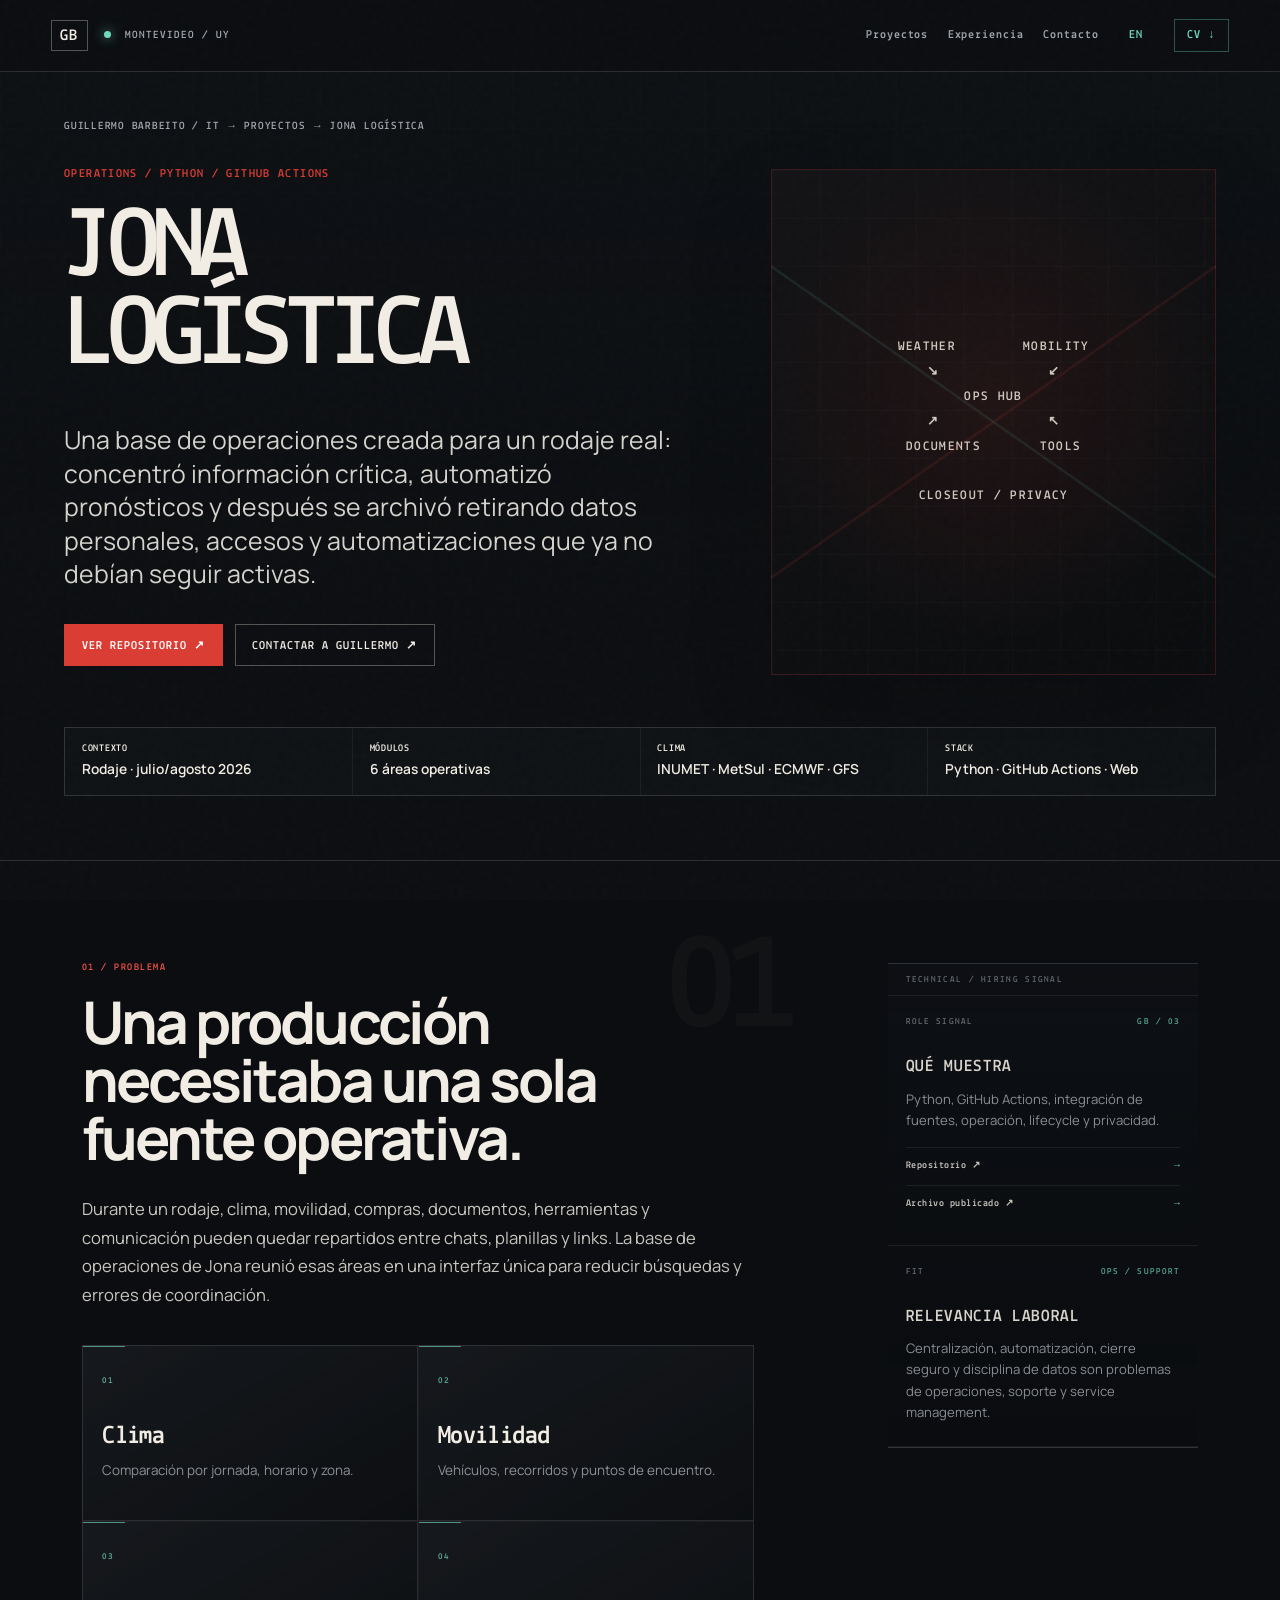
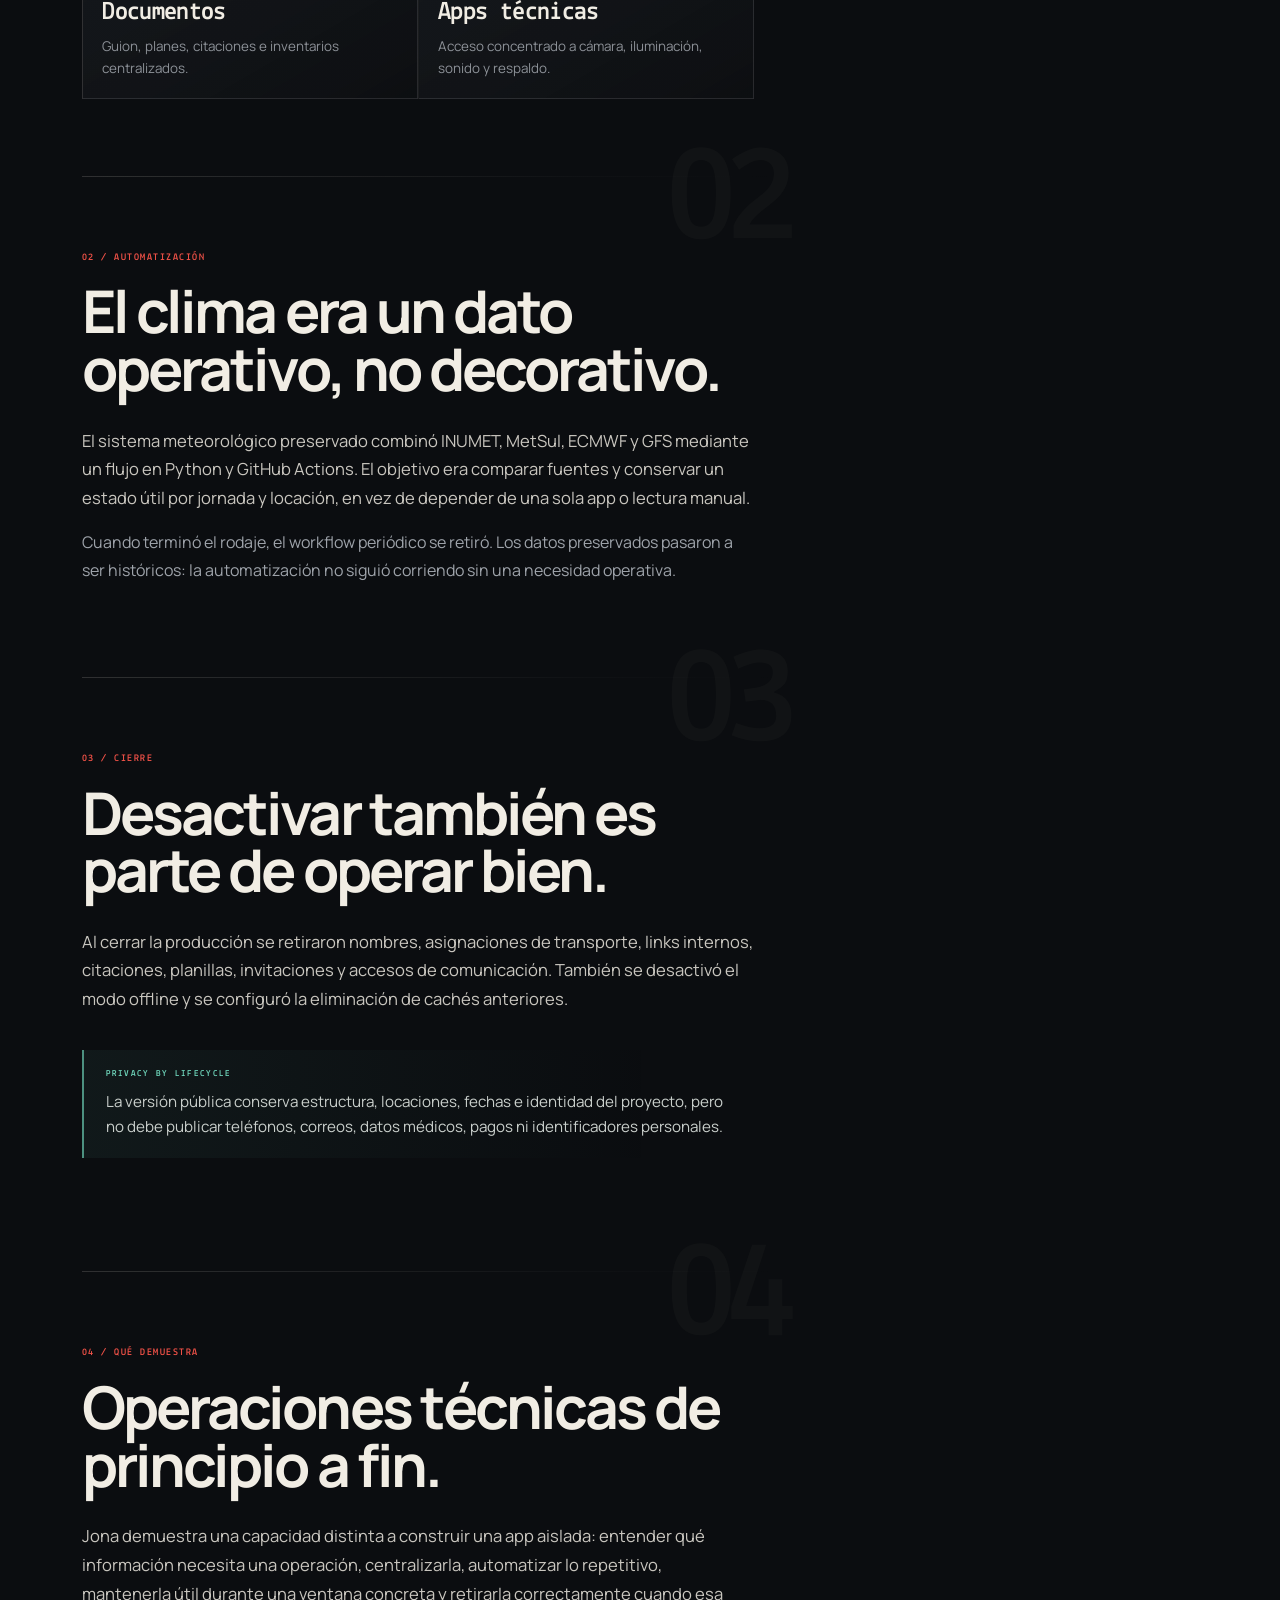
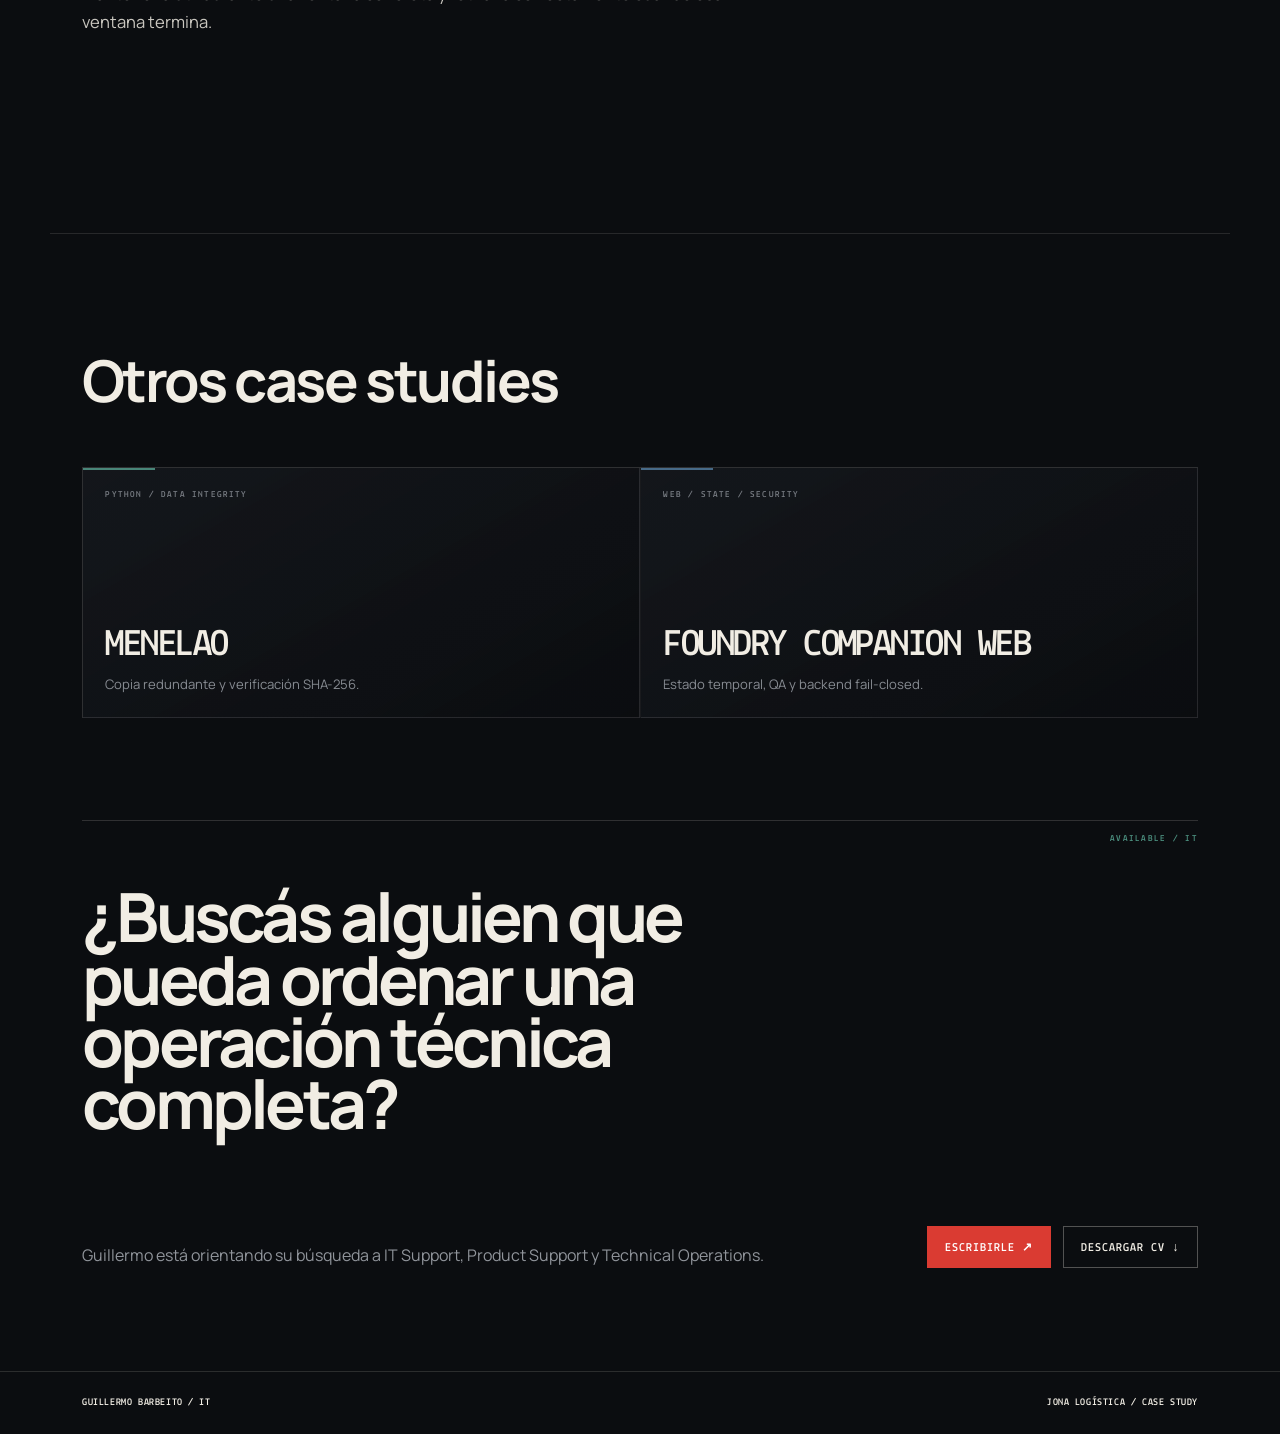
<file: projects/jona-logistica/index.html>
<!doctype html>
<html lang="es-UY">
<head>
  <meta charset="utf-8"><meta name="viewport" content="width=device-width, initial-scale=1"><meta name="theme-color" content="#0b0d10">
  <title>Jona Logística — Case study | Guillermo Barbeito</title>
  <meta name="description" content="Case study de Jona Logística: base de operaciones para rodaje con clima multi-fuente, Python, GitHub Actions, módulos operativos y cierre de privacidad.">
  <meta name="author" content="Guillermo Barbeito"><meta name="robots" content="index, follow, max-image-preview:large">
  <link rel="canonical" href="https://jrrguille-bit.github.io/guillermo-barbeito-it/projects/jona-logistica/"><link rel="alternate" hreflang="es-UY" href="https://jrrguille-bit.github.io/guillermo-barbeito-it/projects/jona-logistica/"><link rel="alternate" hreflang="en" href="https://jrrguille-bit.github.io/guillermo-barbeito-it/en/projects/jona-logistica/"><link rel="alternate" hreflang="x-default" href="https://jrrguille-bit.github.io/guillermo-barbeito-it/projects/jona-logistica/">
  <meta property="og:type" content="article"><meta property="og:title" content="Jona Logística — operaciones y automatización"><meta property="og:description" content="Base operativa de rodaje con clima multi-fuente, Python, GitHub Actions y cierre de privacidad."><meta property="og:url" content="https://jrrguille-bit.github.io/guillermo-barbeito-it/projects/jona-logistica/"><meta property="og:image" content="https://jrrguille-bit.github.io/guillermo-barbeito-it/0cbaab8f-3126-4453-87c5-9ada4d837f59.png">
  <link rel="icon" type="image/svg+xml" href="../../assets/favicon-v2.svg?v=20260811d"><link rel="preconnect" href="https://fonts.googleapis.com"><link rel="preconnect" href="https://fonts.gstatic.com" crossorigin><link href="https://fonts.googleapis.com/css2?family=Lekton:wght@400;700&family=Manrope:wght@400;500;600;700&display=swap" rel="stylesheet"><link rel="stylesheet" href="../../styles.css"><link rel="stylesheet" href="../../personalization.css"><link rel="stylesheet" href="../../job-search.css"><link rel="stylesheet" href="../../case-study.css">
  <script type="application/ld+json">{"@context":"https://schema.org","@type":"Article","headline":"Jona Logística — operaciones y automatización","url":"https://jrrguille-bit.github.io/guillermo-barbeito-it/projects/jona-logistica/","inLanguage":"es-UY","author":{"@type":"Person","name":"Guillermo Barbeito","url":"https://jrrguille-bit.github.io/guillermo-barbeito-it/"}}</script>
</head>
<body class="case-page case-jona">
<header class="site-header"><a class="brand" href="../../"><span class="brand-mark">GB</span><span class="brand-status"><i></i> MONTEVIDEO / UY</span></a><nav class="site-nav"><a href="../../#proyectos">Proyectos</a><a href="../../#experiencia">Experiencia</a><a href="../../#contacto">Contacto</a><a class="nav-lang" href="../../en/projects/jona-logistica/" lang="en">EN</a><a class="nav-cv" href="../../CV%20Guillermo%20Barbeito.pdf" download>CV ↓</a></nav></header>
<main>
<section class="case-header"><div class="case-header-inner"><div class="case-breadcrumbs"><a href="../../">Guillermo Barbeito / IT</a><span>→</span><a href="../../#proyectos">Proyectos</a><span>→</span><span>Jona Logística</span></div><p class="case-kicker">OPERATIONS / PYTHON / GITHUB ACTIONS</p><h1 class="case-title">Jona<br>Logística</h1><p class="case-deck">Una base de operaciones creada para un rodaje real: concentró información crítica, automatizó pronósticos y después se archivó retirando datos personales, accesos y automatizaciones que ya no debían seguir activas.</p><div class="case-summary-grid"><div><span>Contexto</span><strong>Rodaje · julio/agosto 2026</strong></div><div><span>Módulos</span><strong>6 áreas operativas</strong></div><div><span>Clima</span><strong>INUMET · MetSul · ECMWF · GFS</strong></div><div><span>Stack</span><strong>Python · GitHub Actions · Web</strong></div></div><div class="case-actions"><a class="button button-primary" href="https://github.com/JRRGUILLE-bit/jona-logistica" target="_blank" rel="noopener noreferrer">Ver repositorio ↗</a><a class="button button-ghost" href="mailto:gbarbeitor@yahoo.com?subject=IT%20opportunity%20-%20Jona%20Logistica%20case%20study">Contactar a Guillermo ↗</a></div></div></section>
<div class="case-body"><article class="case-content">
<section class="case-section"><div class="case-section-index">01 / PROBLEMA</div><h2>Una producción necesitaba una sola fuente operativa.</h2><p>Durante un rodaje, clima, movilidad, compras, documentos, herramientas y comunicación pueden quedar repartidos entre chats, planillas y links. La base de operaciones de Jona reunió esas áreas en una interfaz única para reducir búsquedas y errores de coordinación.</p><div class="case-proof-grid"><div class="case-proof"><span>01</span><strong>Clima</strong><p>Comparación por jornada, horario y zona.</p></div><div class="case-proof"><span>02</span><strong>Movilidad</strong><p>Vehículos, recorridos y puntos de encuentro.</p></div><div class="case-proof"><span>03</span><strong>Documentos</strong><p>Guion, planes, citaciones e inventarios centralizados.</p></div><div class="case-proof"><span>04</span><strong>Apps técnicas</strong><p>Acceso concentrado a cámara, iluminación, sonido y respaldo.</p></div></div></section>
<section class="case-section"><div class="case-section-index">02 / AUTOMATIZACIÓN</div><h2>El clima era un dato operativo, no decorativo.</h2><p>El sistema meteorológico preservado combinó INUMET, MetSul, ECMWF y GFS mediante un flujo en Python y GitHub Actions. El objetivo era comparar fuentes y conservar un estado útil por jornada y locación, en vez de depender de una sola app o lectura manual.</p><p>Cuando terminó el rodaje, el workflow periódico se retiró. Los datos preservados pasaron a ser históricos: la automatización no siguió corriendo sin una necesidad operativa.</p></section>
<section class="case-section"><div class="case-section-index">03 / CIERRE</div><h2>Desactivar también es parte de operar bien.</h2><p>Al cerrar la producción se retiraron nombres, asignaciones de transporte, links internos, citaciones, planillas, invitaciones y accesos de comunicación. También se desactivó el modo offline y se configuró la eliminación de cachés anteriores.</p><div class="case-callout"><span>PRIVACY BY LIFECYCLE</span><p>La versión pública conserva estructura, locaciones, fechas e identidad del proyecto, pero no debe publicar teléfonos, correos, datos médicos, pagos ni identificadores personales.</p></div></section>
<section class="case-section"><div class="case-section-index">04 / QUÉ DEMUESTRA</div><h2>Operaciones técnicas de principio a fin.</h2><p>Jona demuestra una capacidad distinta a construir una app aislada: entender qué información necesita una operación, centralizarla, automatizar lo repetitivo, mantenerla útil durante una ventana concreta y retirarla correctamente cuando esa ventana termina.</p></section>
</article><aside class="case-side"><div class="case-side-card"><div class="case-side-label"><span>ROLE SIGNAL</span><span>GB / 03</span></div><h3>Qué muestra</h3><p>Python, GitHub Actions, integración de fuentes, operación, lifecycle y privacidad.</p><div class="case-side-links"><a href="https://github.com/JRRGUILLE-bit/jona-logistica" target="_blank" rel="noopener noreferrer">Repositorio ↗</a><a href="https://jrrguille-bit.github.io/jona-logistica/" target="_blank" rel="noopener noreferrer">Archivo publicado ↗</a></div></div><div class="case-side-card"><div class="case-side-label"><span>FIT</span><span>OPS / SUPPORT</span></div><h3>Relevancia laboral</h3><p>Centralización, automatización, cierre seguro y disciplina de datos son problemas de operaciones, soporte y service management.</p></div></aside></div>
<section class="case-related"><h2>Otros case studies</h2><div class="case-related-grid"><a class="case-related-card" href="../menelao/"><span>PYTHON / DATA INTEGRITY</span><strong>MENELAO</strong><small>Copia redundante y verificación SHA-256.</small></a><a class="case-related-card" href="../foundry/"><span>WEB / STATE / SECURITY</span><strong>Foundry companion web</strong><small>Estado temporal, QA y backend fail-closed.</small></a></div><div class="case-hire"><h2>¿Buscás alguien que pueda ordenar una operación técnica completa?</h2><p>Guillermo está orientando su búsqueda a IT Support, Product Support y Technical Operations.</p><div class="case-actions"><a class="button button-primary" href="mailto:gbarbeitor@yahoo.com?subject=IT%20opportunity%20-%20Guillermo%20Barbeito">Escribirle ↗</a><a class="button button-ghost" href="../../CV%20Guillermo%20Barbeito.pdf" download>Descargar CV ↓</a></div></div></section>
</main><footer class="case-footer"><div class="case-footer-inner"><span>GUILLERMO BARBEITO / IT</span><span>JONA LOGÍSTICA / CASE STUDY</span></div></footer>
  <script>
    window.goatcounter = {
      path: function () {
        return '/it' + (window.location.pathname || '/') + window.location.search;
      }
    };
  </script>
  <script data-goatcounter="https://jrrguille.goatcounter.com/count" async src="//gc.zgo.at/count.js"></script>
</body></html>
</file>
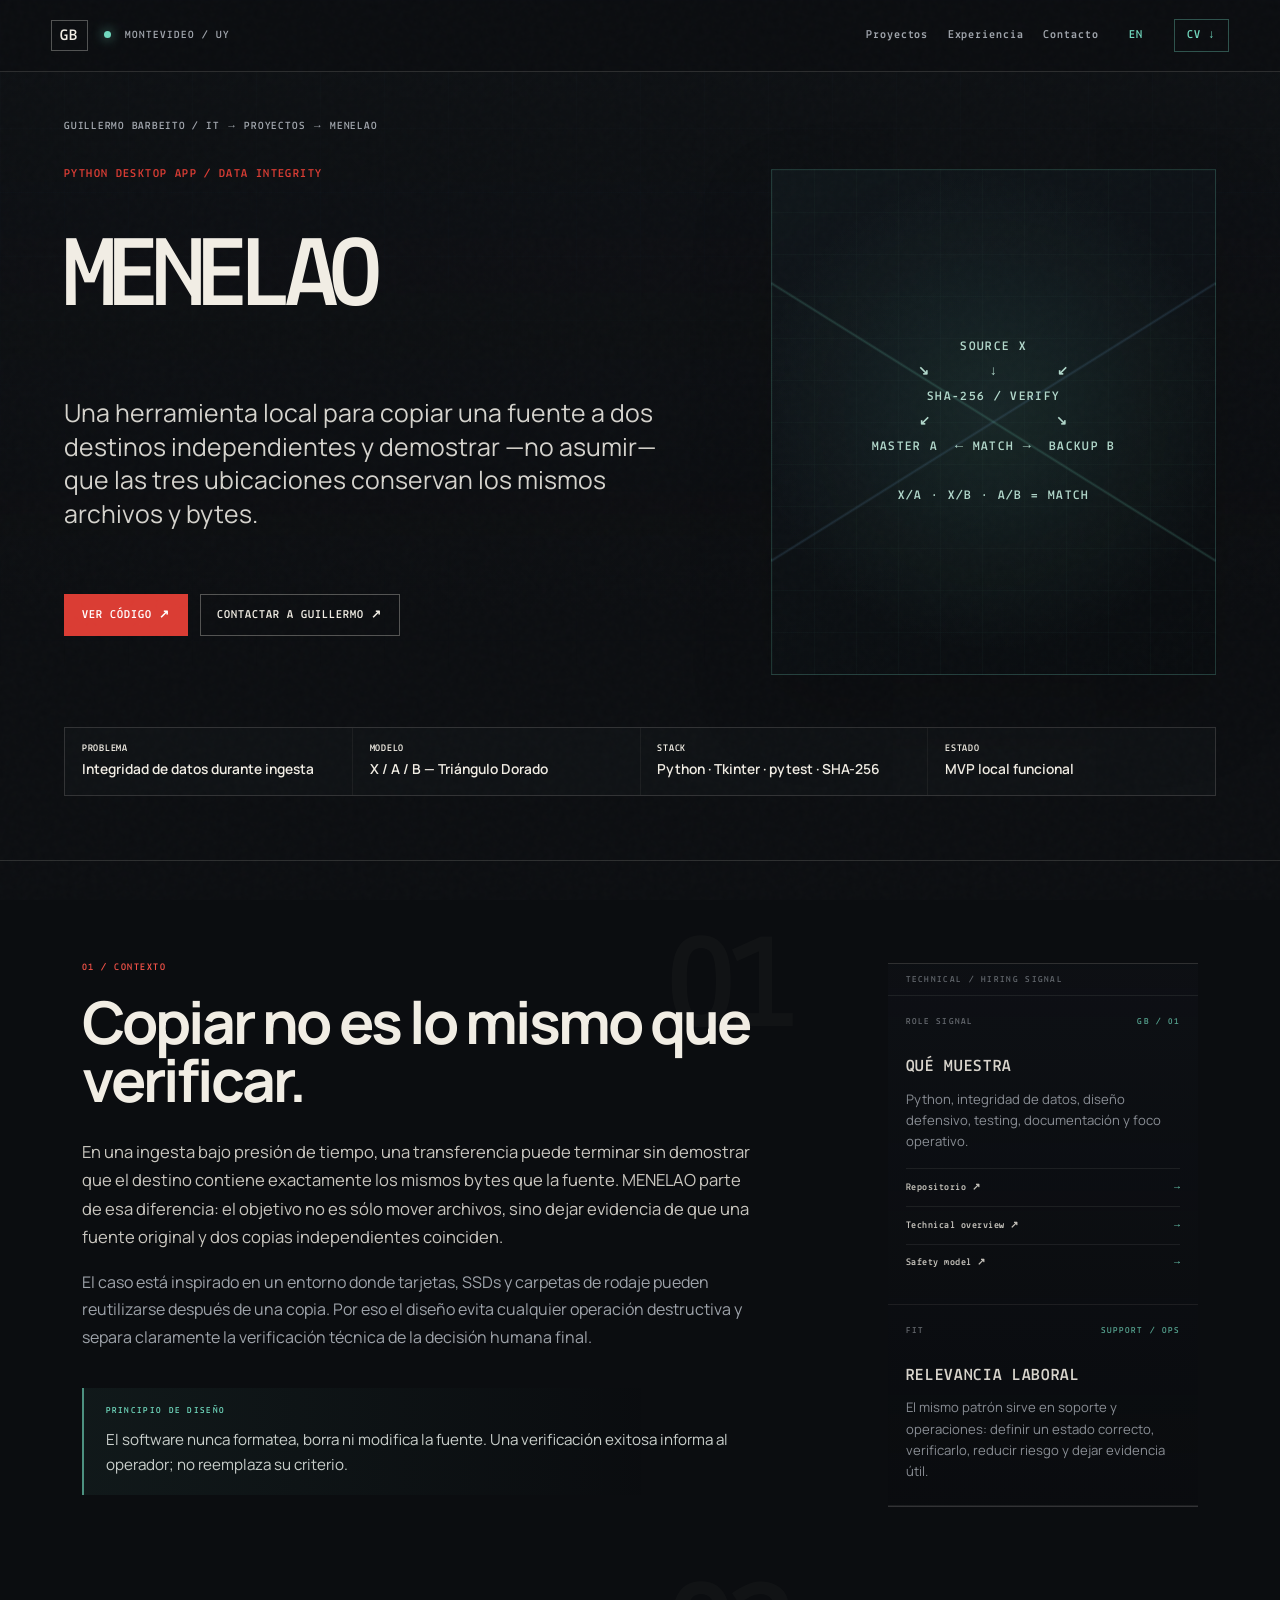
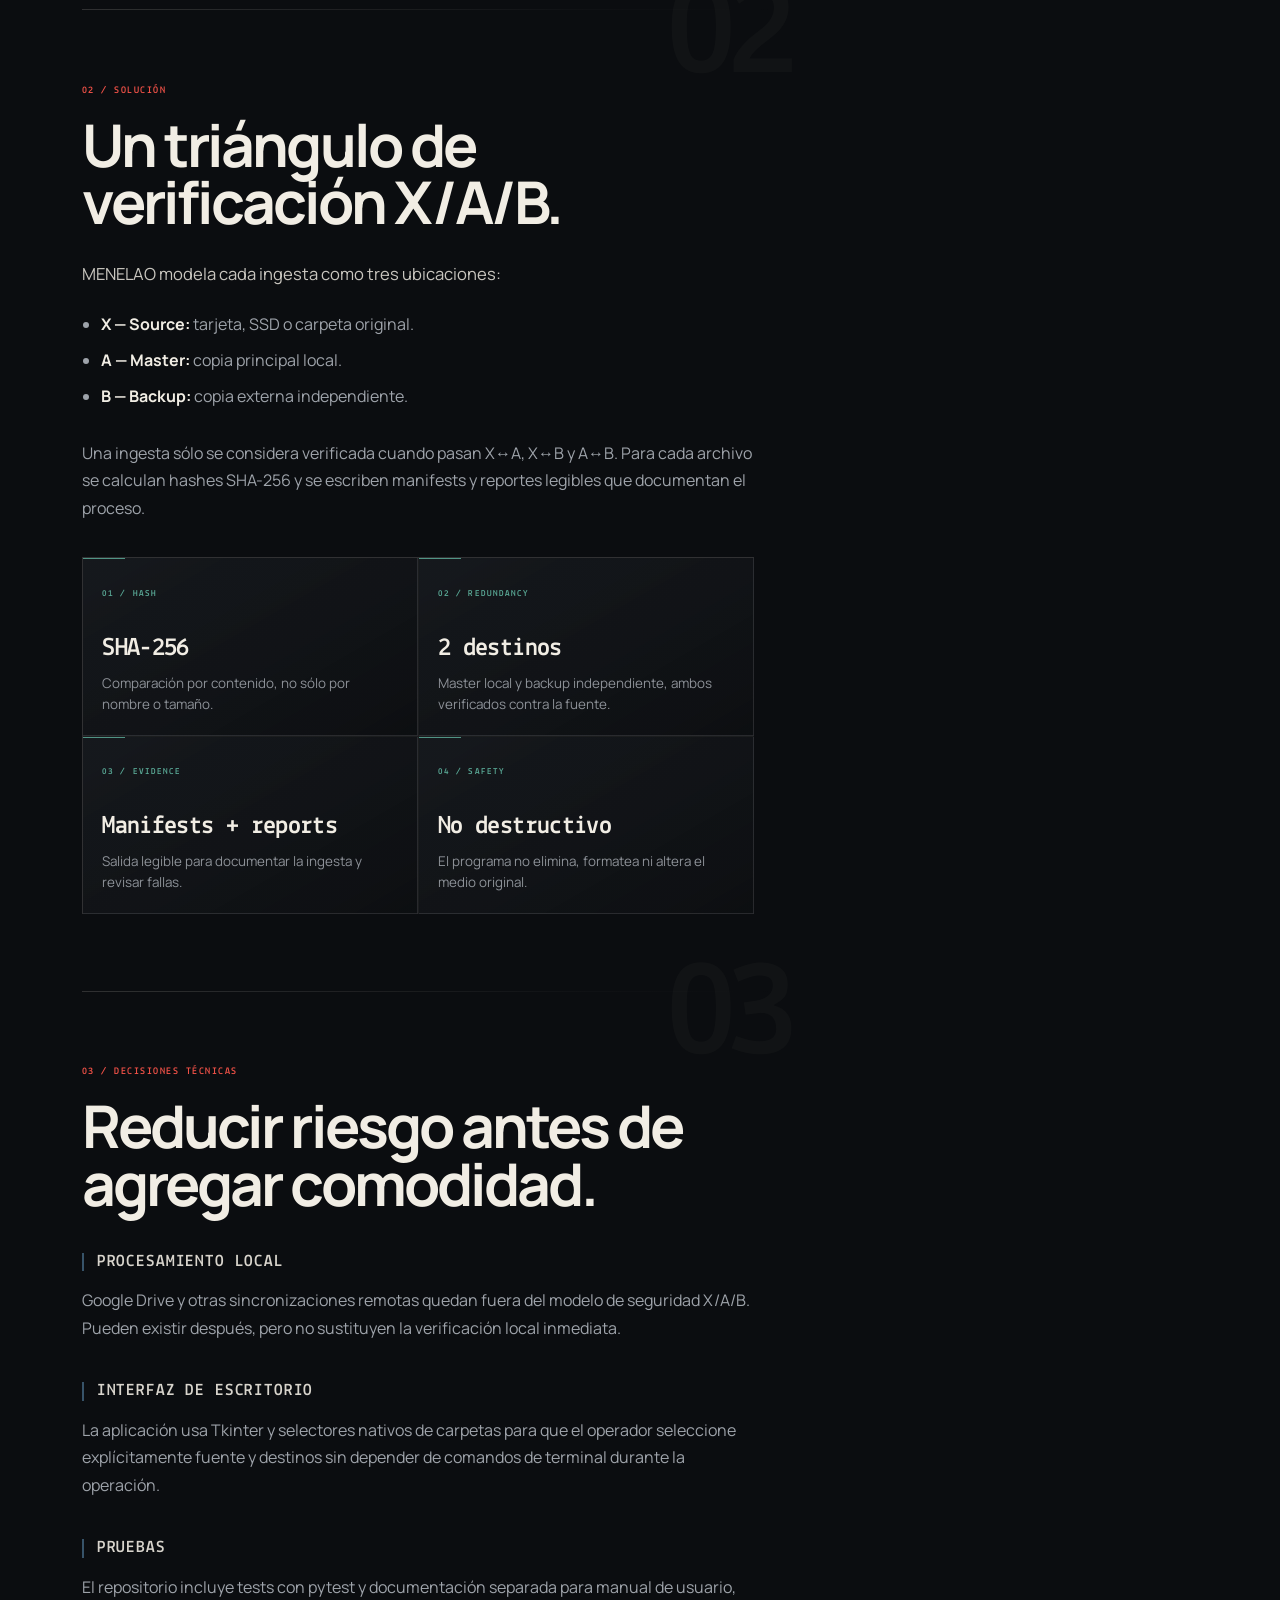
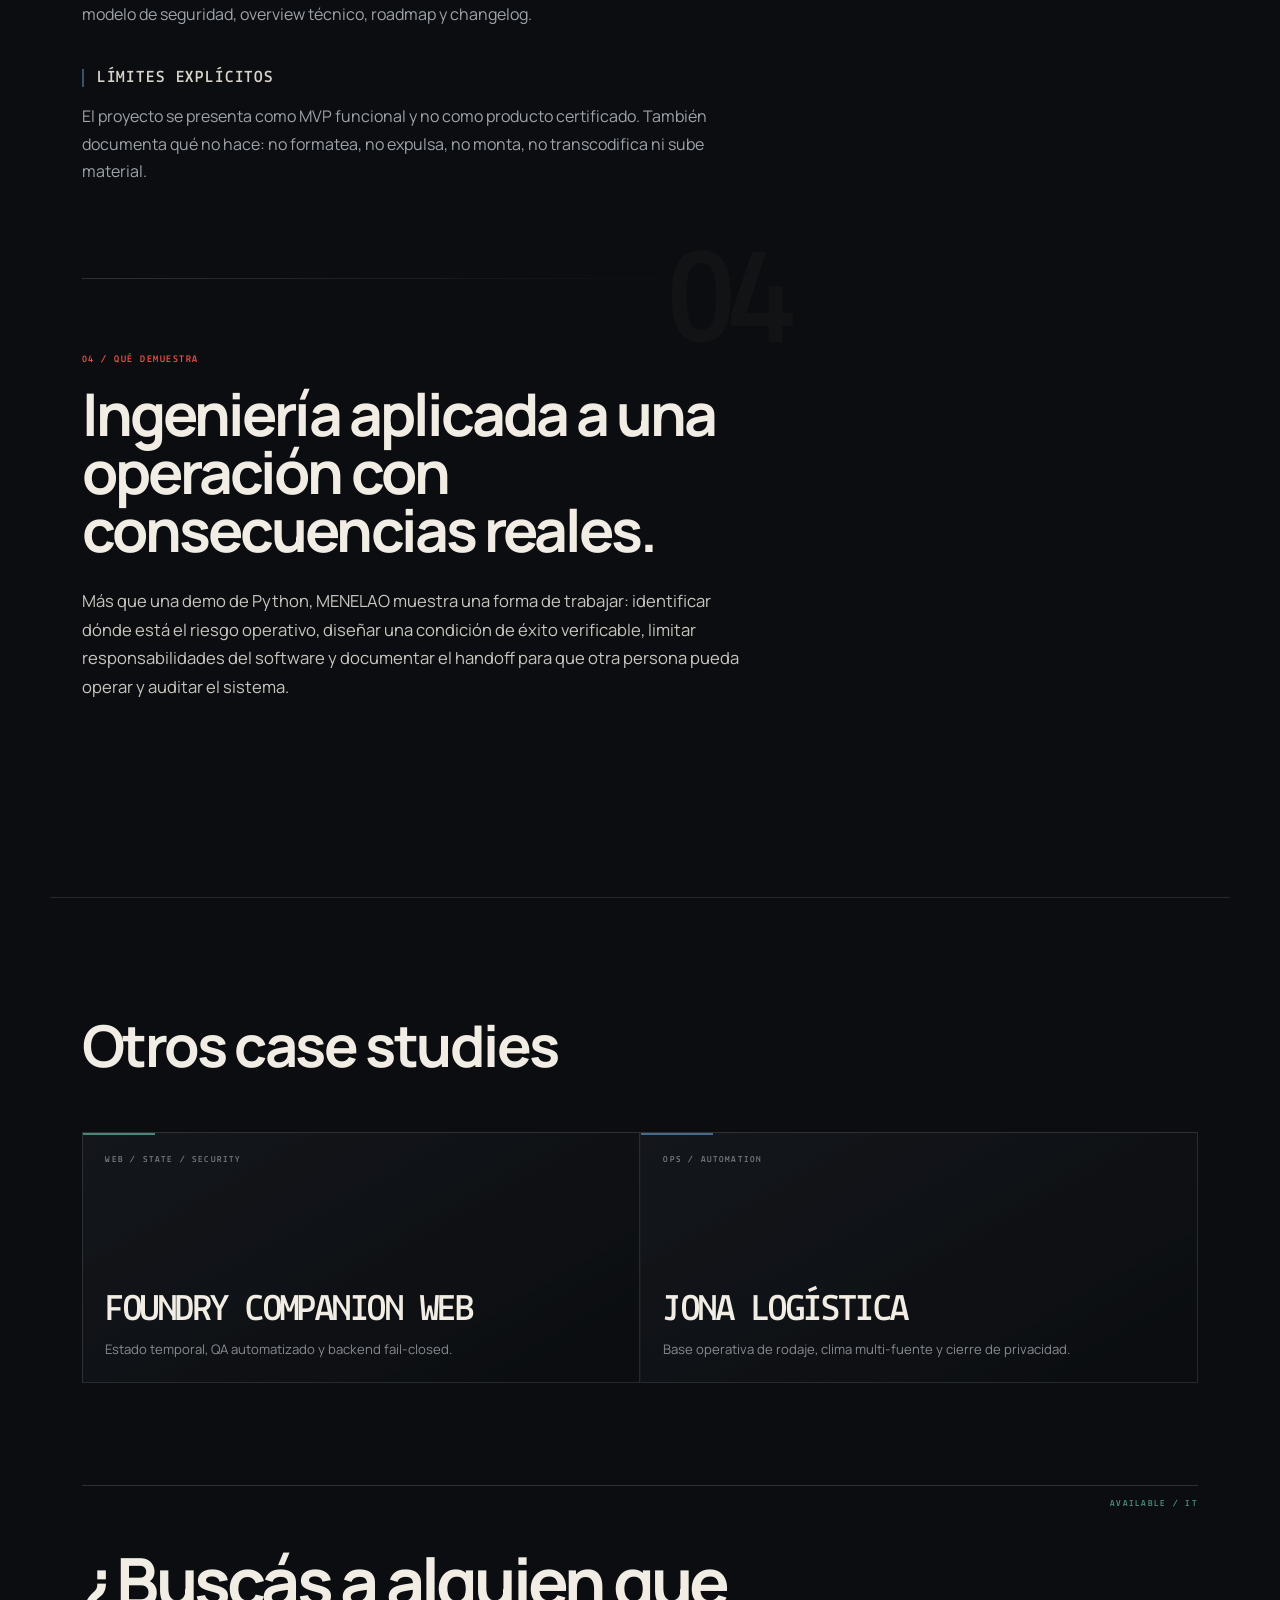
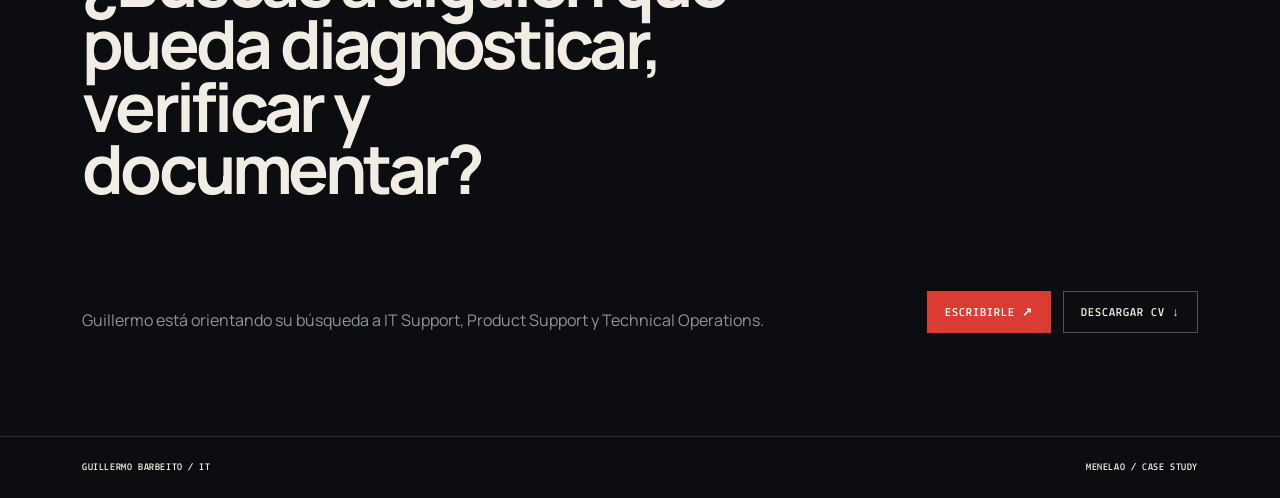
<file: projects/menelao/index.html>
<!doctype html>
<html lang="es-UY">
<head>
  <meta charset="utf-8">
  <meta name="viewport" content="width=device-width, initial-scale=1">
  <meta name="theme-color" content="#0b0d10">
  <title>MENELAO — Case study | Guillermo Barbeito</title>
  <meta name="description" content="Case study de MENELAO: aplicación local en Python para copia redundante X/A/B, verificación SHA-256, manifests y reportes de ingesta.">
  <meta name="author" content="Guillermo Barbeito">
  <meta name="robots" content="index, follow, max-image-preview:large">
  <link rel="canonical" href="https://jrrguille-bit.github.io/guillermo-barbeito-it/projects/menelao/">
  <link rel="alternate" hreflang="es-UY" href="https://jrrguille-bit.github.io/guillermo-barbeito-it/projects/menelao/">
  <link rel="alternate" hreflang="en" href="https://jrrguille-bit.github.io/guillermo-barbeito-it/en/projects/menelao/">
  <link rel="alternate" hreflang="x-default" href="https://jrrguille-bit.github.io/guillermo-barbeito-it/projects/menelao/">
  <meta property="og:type" content="article">
  <meta property="og:title" content="MENELAO — Copia redundante e integridad de datos">
  <meta property="og:description" content="Python desktop app: copia X/A/B, SHA-256, manifests y reportes verificables.">
  <meta property="og:url" content="https://jrrguille-bit.github.io/guillermo-barbeito-it/projects/menelao/">
  <meta property="og:image" content="https://jrrguille-bit.github.io/guillermo-barbeito-it/0cbaab8f-3126-4453-87c5-9ada4d837f59.png">
  <link rel="icon" type="image/svg+xml" href="../../assets/favicon-v2.svg?v=20260811d">
  <link rel="preconnect" href="https://fonts.googleapis.com">
  <link rel="preconnect" href="https://fonts.gstatic.com" crossorigin>
  <link href="https://fonts.googleapis.com/css2?family=Lekton:wght@400;700&family=Manrope:wght@400;500;600;700&display=swap" rel="stylesheet">
  <link rel="stylesheet" href="../../styles.css">
  <link rel="stylesheet" href="../../personalization.css">
  <link rel="stylesheet" href="../../job-search.css">
  <link rel="stylesheet" href="../../case-study.css">
  <script type="application/ld+json">
  {
    "@context":"https://schema.org",
    "@type":"Article",
    "headline":"MENELAO — copia redundante e integridad de datos",
    "url":"https://jrrguille-bit.github.io/guillermo-barbeito-it/projects/menelao/",
    "inLanguage":"es-UY",
    "author":{"@type":"Person","name":"Guillermo Barbeito","url":"https://jrrguille-bit.github.io/guillermo-barbeito-it/"},
    "about":{"@type":"SoftwareApplication","name":"MENELAO","applicationCategory":"UtilitiesApplication","operatingSystem":"Linux"}
  }
  </script>
</head>
<body class="case-page case-menelao">
  <header class="site-header">
    <a class="brand" href="../../"><span class="brand-mark">GB</span><span class="brand-status"><i></i> MONTEVIDEO / UY</span></a>
    <nav class="site-nav" aria-label="Navegación">
      <a href="../../#proyectos">Proyectos</a>
      <a href="../../#experiencia">Experiencia</a>
      <a href="../../#contacto">Contacto</a>
      <a class="nav-lang" href="../../en/projects/menelao/" lang="en">EN</a>
      <a class="nav-cv" href="../../CV%20Guillermo%20Barbeito.pdf" download>CV ↓</a>
    </nav>
  </header>

  <main>
    <section class="case-header">
      <div class="case-header-inner">
        <div class="case-breadcrumbs"><a href="../../">Guillermo Barbeito / IT</a><span>→</span><a href="../../#proyectos">Proyectos</a><span>→</span><span>MENELAO</span></div>
        <p class="case-kicker">PYTHON DESKTOP APP / DATA INTEGRITY</p>
        <h1 class="case-title">MENELAO</h1>
        <p class="case-deck">Una herramienta local para copiar una fuente a dos destinos independientes y demostrar —no asumir— que las tres ubicaciones conservan los mismos archivos y bytes.</p>
        <div class="case-summary-grid">
          <div><span>Problema</span><strong>Integridad de datos durante ingesta</strong></div>
          <div><span>Modelo</span><strong>X / A / B — Triángulo Dorado</strong></div>
          <div><span>Stack</span><strong>Python · Tkinter · pytest · SHA-256</strong></div>
          <div><span>Estado</span><strong>MVP local funcional</strong></div>
        </div>
        <div class="case-actions">
          <a class="button button-primary" href="https://github.com/JRRGUILLE-bit/project-isosceles" target="_blank" rel="noopener noreferrer">Ver código ↗</a>
          <a class="button button-ghost" href="mailto:gbarbeitor@yahoo.com?subject=IT%20opportunity%20-%20MENELAO%20case%20study">Contactar a Guillermo ↗</a>
        </div>
      </div>
    </section>

    <div class="case-body">
      <article class="case-content">
        <section class="case-section">
          <div class="case-section-index">01 / CONTEXTO</div>
          <h2>Copiar no es lo mismo que verificar.</h2>
          <p>En una ingesta bajo presión de tiempo, una transferencia puede terminar sin demostrar que el destino contiene exactamente los mismos bytes que la fuente. MENELAO parte de esa diferencia: el objetivo no es sólo mover archivos, sino dejar evidencia de que una fuente original y dos copias independientes coinciden.</p>
          <p>El caso está inspirado en un entorno donde tarjetas, SSDs y carpetas de rodaje pueden reutilizarse después de una copia. Por eso el diseño evita cualquier operación destructiva y separa claramente la verificación técnica de la decisión humana final.</p>
          <div class="case-callout"><span>PRINCIPIO DE DISEÑO</span><p>El software nunca formatea, borra ni modifica la fuente. Una verificación exitosa informa al operador; no reemplaza su criterio.</p></div>
        </section>

        <section class="case-section">
          <div class="case-section-index">02 / SOLUCIÓN</div>
          <h2>Un triángulo de verificación X/A/B.</h2>
          <p>MENELAO modela cada ingesta como tres ubicaciones:</p>
          <ul>
            <li><strong>X — Source:</strong> tarjeta, SSD o carpeta original.</li>
            <li><strong>A — Master:</strong> copia principal local.</li>
            <li><strong>B — Backup:</strong> copia externa independiente.</li>
          </ul>
          <p>Una ingesta sólo se considera verificada cuando pasan X↔A, X↔B y A↔B. Para cada archivo se calculan hashes SHA-256 y se escriben manifests y reportes legibles que documentan el proceso.</p>
          <div class="case-proof-grid">
            <div class="case-proof"><span>01 / HASH</span><strong>SHA-256</strong><p>Comparación por contenido, no sólo por nombre o tamaño.</p></div>
            <div class="case-proof"><span>02 / REDUNDANCY</span><strong>2 destinos</strong><p>Master local y backup independiente, ambos verificados contra la fuente.</p></div>
            <div class="case-proof"><span>03 / EVIDENCE</span><strong>Manifests + reports</strong><p>Salida legible para documentar la ingesta y revisar fallas.</p></div>
            <div class="case-proof"><span>04 / SAFETY</span><strong>No destructivo</strong><p>El programa no elimina, formatea ni altera el medio original.</p></div>
          </div>
        </section>

        <section class="case-section">
          <div class="case-section-index">03 / DECISIONES TÉCNICAS</div>
          <h2>Reducir riesgo antes de agregar comodidad.</h2>
          <h3>Procesamiento local</h3>
          <p>Google Drive y otras sincronizaciones remotas quedan fuera del modelo de seguridad X/A/B. Pueden existir después, pero no sustituyen la verificación local inmediata.</p>
          <h3>Interfaz de escritorio</h3>
          <p>La aplicación usa Tkinter y selectores nativos de carpetas para que el operador seleccione explícitamente fuente y destinos sin depender de comandos de terminal durante la operación.</p>
          <h3>Pruebas</h3>
          <p>El repositorio incluye tests con pytest y documentación separada para manual de usuario, modelo de seguridad, overview técnico, roadmap y changelog.</p>
          <h3>Límites explícitos</h3>
          <p>El proyecto se presenta como MVP funcional y no como producto certificado. También documenta qué no hace: no formatea, no expulsa, no monta, no transcodifica ni sube material.</p>
        </section>

        <section class="case-section">
          <div class="case-section-index">04 / QUÉ DEMUESTRA</div>
          <h2>Ingeniería aplicada a una operación con consecuencias reales.</h2>
          <p>Más que una demo de Python, MENELAO muestra una forma de trabajar: identificar dónde está el riesgo operativo, diseñar una condición de éxito verificable, limitar responsabilidades del software y documentar el handoff para que otra persona pueda operar y auditar el sistema.</p>
        </section>
      </article>

      <aside class="case-side">
        <div class="case-side-card">
          <div class="case-side-label"><span>ROLE SIGNAL</span><span>GB / 01</span></div>
          <h3>Qué muestra</h3>
          <p>Python, integridad de datos, diseño defensivo, testing, documentación y foco operativo.</p>
          <div class="case-side-links">
            <a href="https://github.com/JRRGUILLE-bit/project-isosceles" target="_blank" rel="noopener noreferrer">Repositorio ↗</a>
            <a href="https://github.com/JRRGUILLE-bit/project-isosceles/blob/main/docs/TECHNICAL_OVERVIEW.md" target="_blank" rel="noopener noreferrer">Technical overview ↗</a>
            <a href="https://github.com/JRRGUILLE-bit/project-isosceles/blob/main/docs/SAFETY_MODEL.md" target="_blank" rel="noopener noreferrer">Safety model ↗</a>
          </div>
        </div>
        <div class="case-side-card">
          <div class="case-side-label"><span>FIT</span><span>SUPPORT / OPS</span></div>
          <h3>Relevancia laboral</h3>
          <p>El mismo patrón sirve en soporte y operaciones: definir un estado correcto, verificarlo, reducir riesgo y dejar evidencia útil.</p>
        </div>
      </aside>
    </div>

    <section class="case-related">
      <h2>Otros case studies</h2>
      <div class="case-related-grid">
        <a class="case-related-card" href="../foundry/"><span>WEB / STATE / SECURITY</span><strong>Foundry companion web</strong><small>Estado temporal, QA automatizado y backend fail-closed.</small></a>
        <a class="case-related-card" href="../jona-logistica/"><span>OPS / AUTOMATION</span><strong>Jona Logística</strong><small>Base operativa de rodaje, clima multi-fuente y cierre de privacidad.</small></a>
      </div>
      <div class="case-hire"><h2>¿Buscás a alguien que pueda diagnosticar, verificar y documentar?</h2><p>Guillermo está orientando su búsqueda a IT Support, Product Support y Technical Operations.</p><div class="case-actions"><a class="button button-primary" href="mailto:gbarbeitor@yahoo.com?subject=IT%20opportunity%20-%20Guillermo%20Barbeito">Escribirle ↗</a><a class="button button-ghost" href="../../CV%20Guillermo%20Barbeito.pdf" download>Descargar CV ↓</a></div></div>
    </section>
  </main>

  <footer class="case-footer"><div class="case-footer-inner"><span>GUILLERMO BARBEITO / IT</span><span>MENELAO / CASE STUDY</span></div></footer>
  <script>
    window.goatcounter = {
      path: function () {
        return '/it' + (window.location.pathname || '/') + window.location.search;
      }
    };
  </script>
  <script data-goatcounter="https://jrrguille.goatcounter.com/count" async src="//gc.zgo.at/count.js"></script>
</body>
</html>
</file>
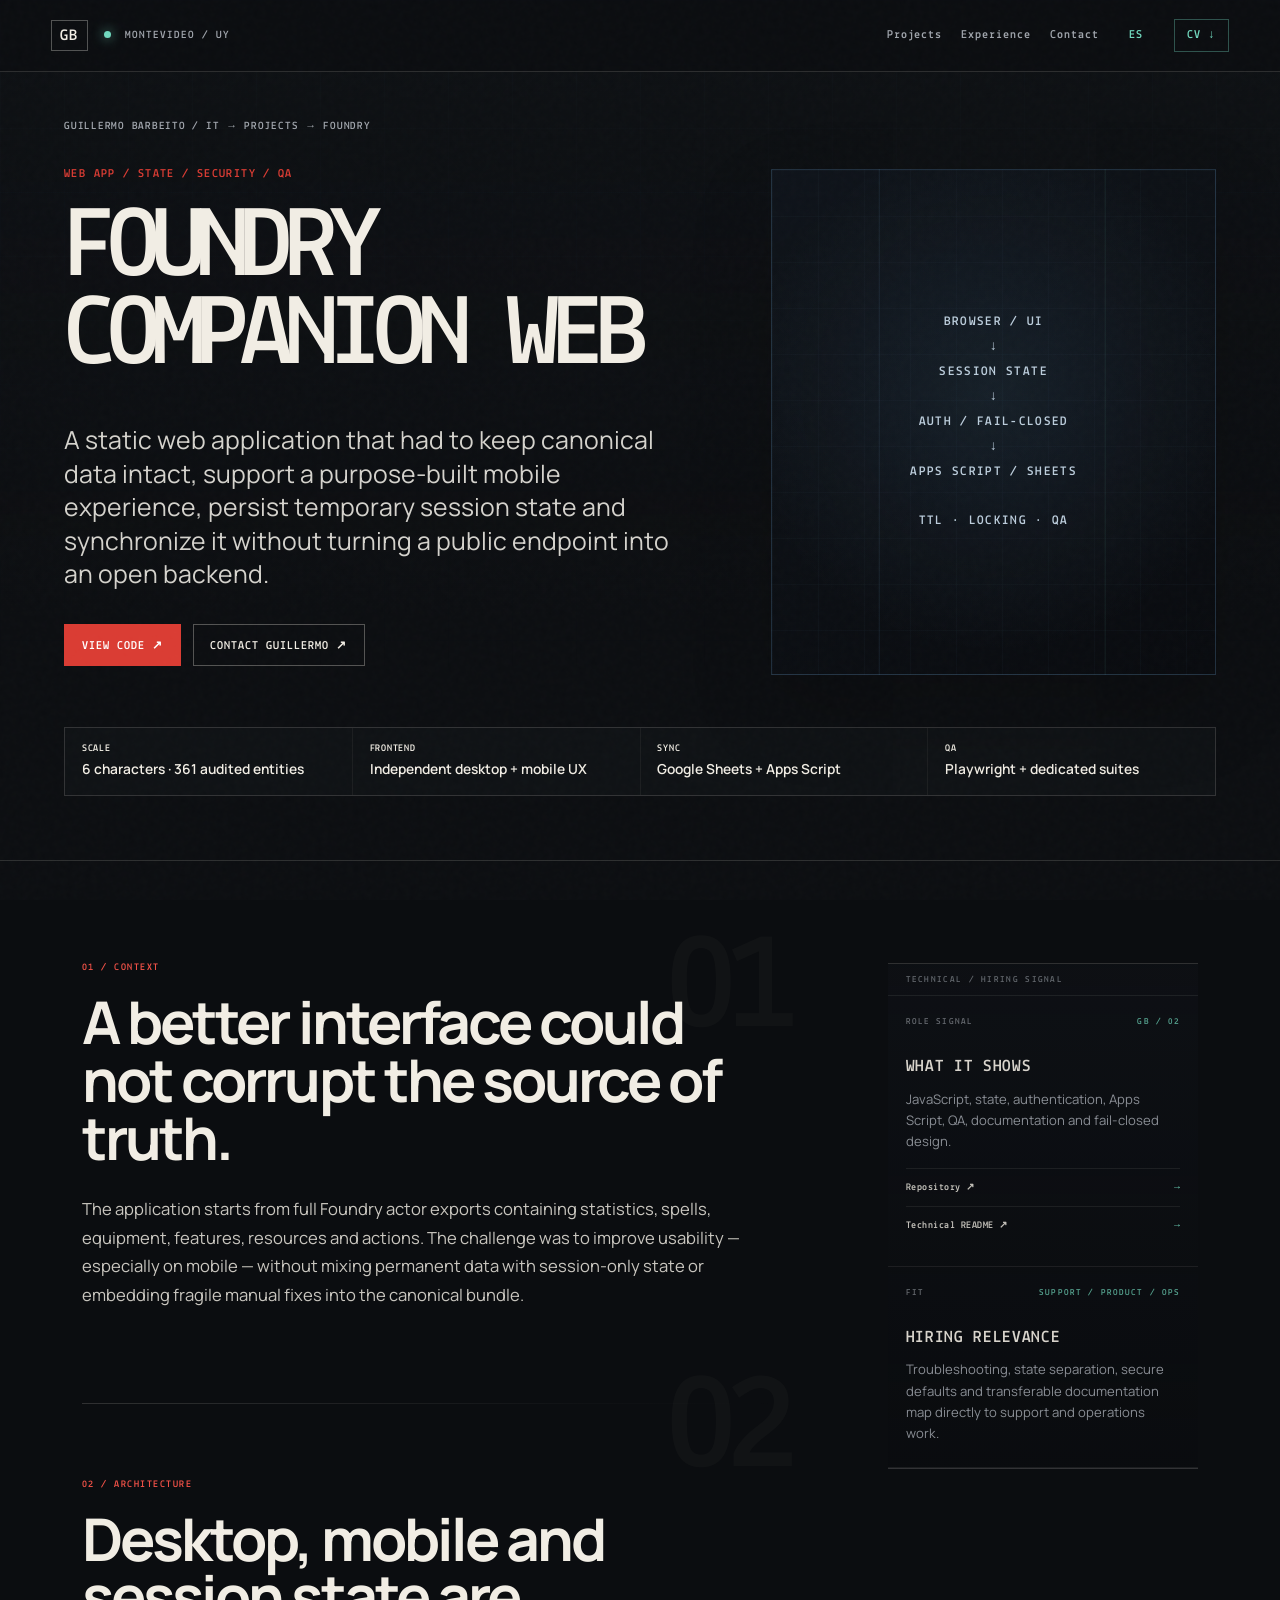
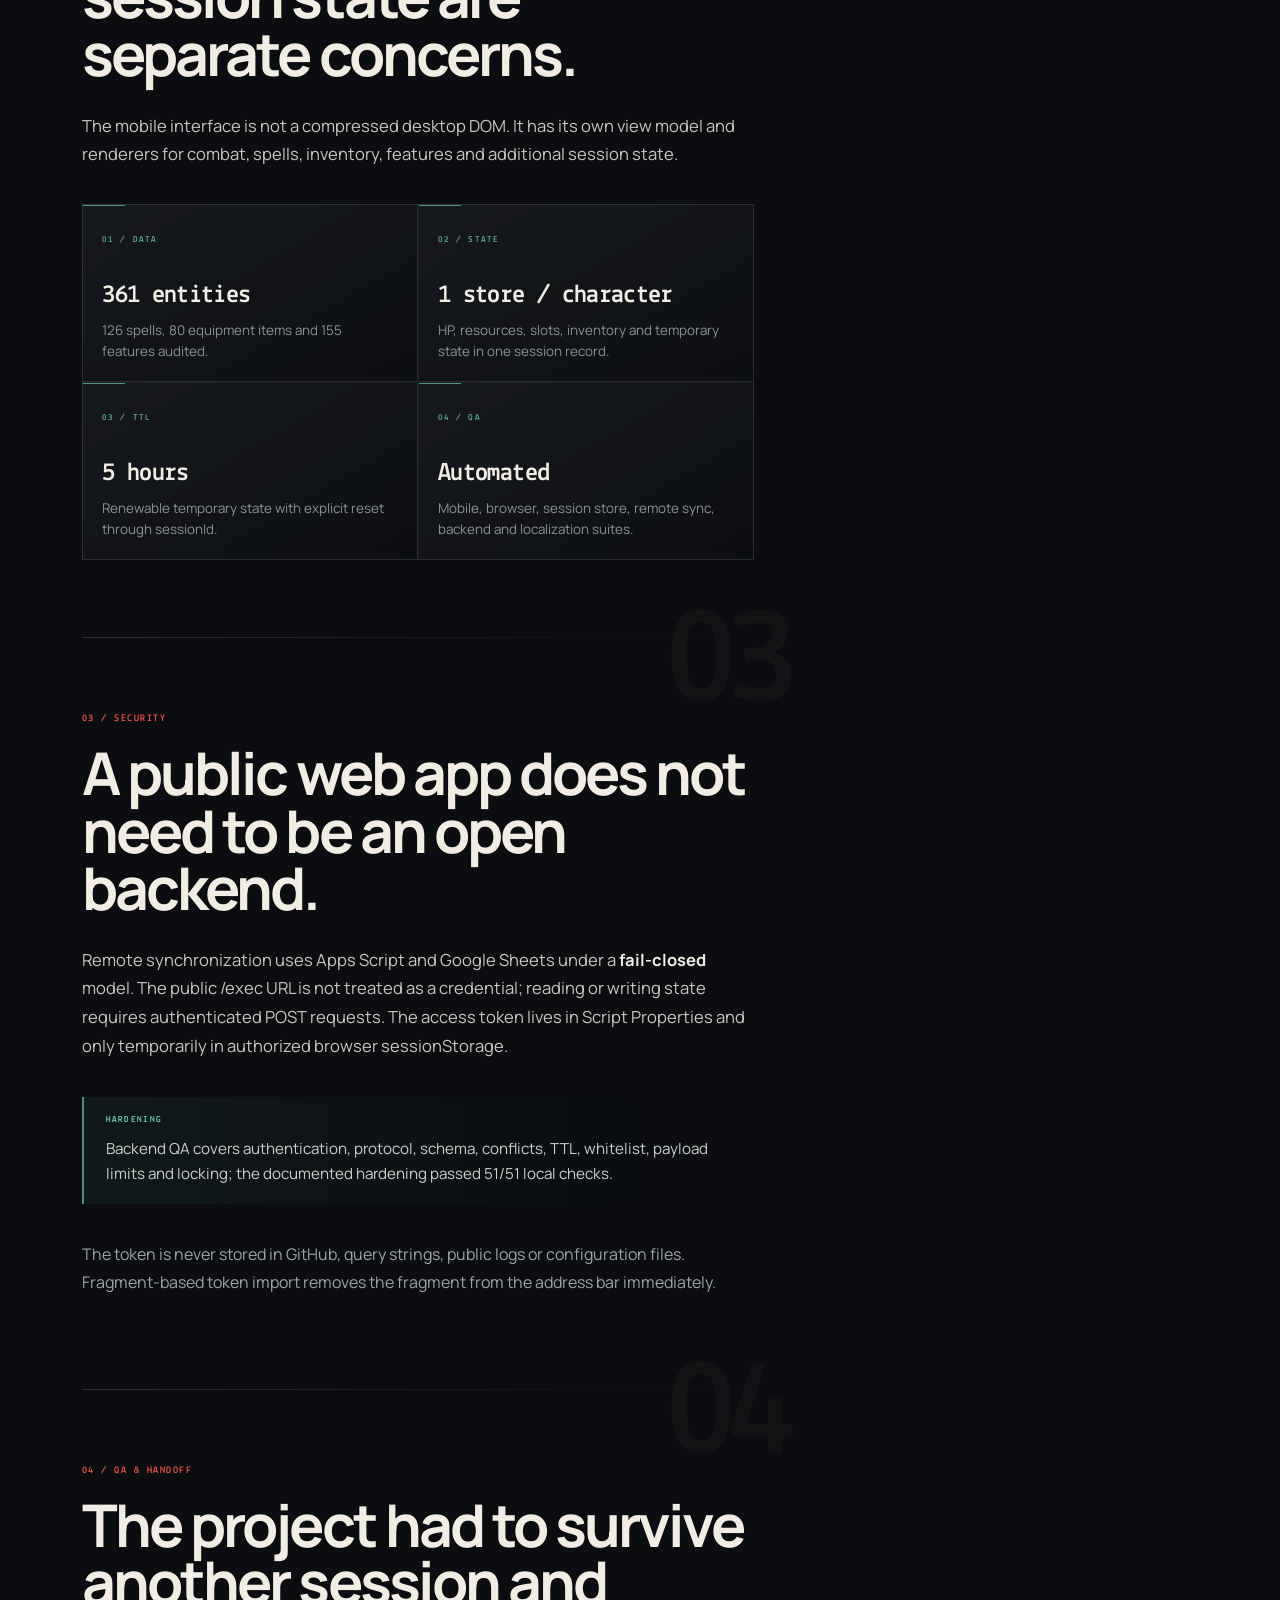
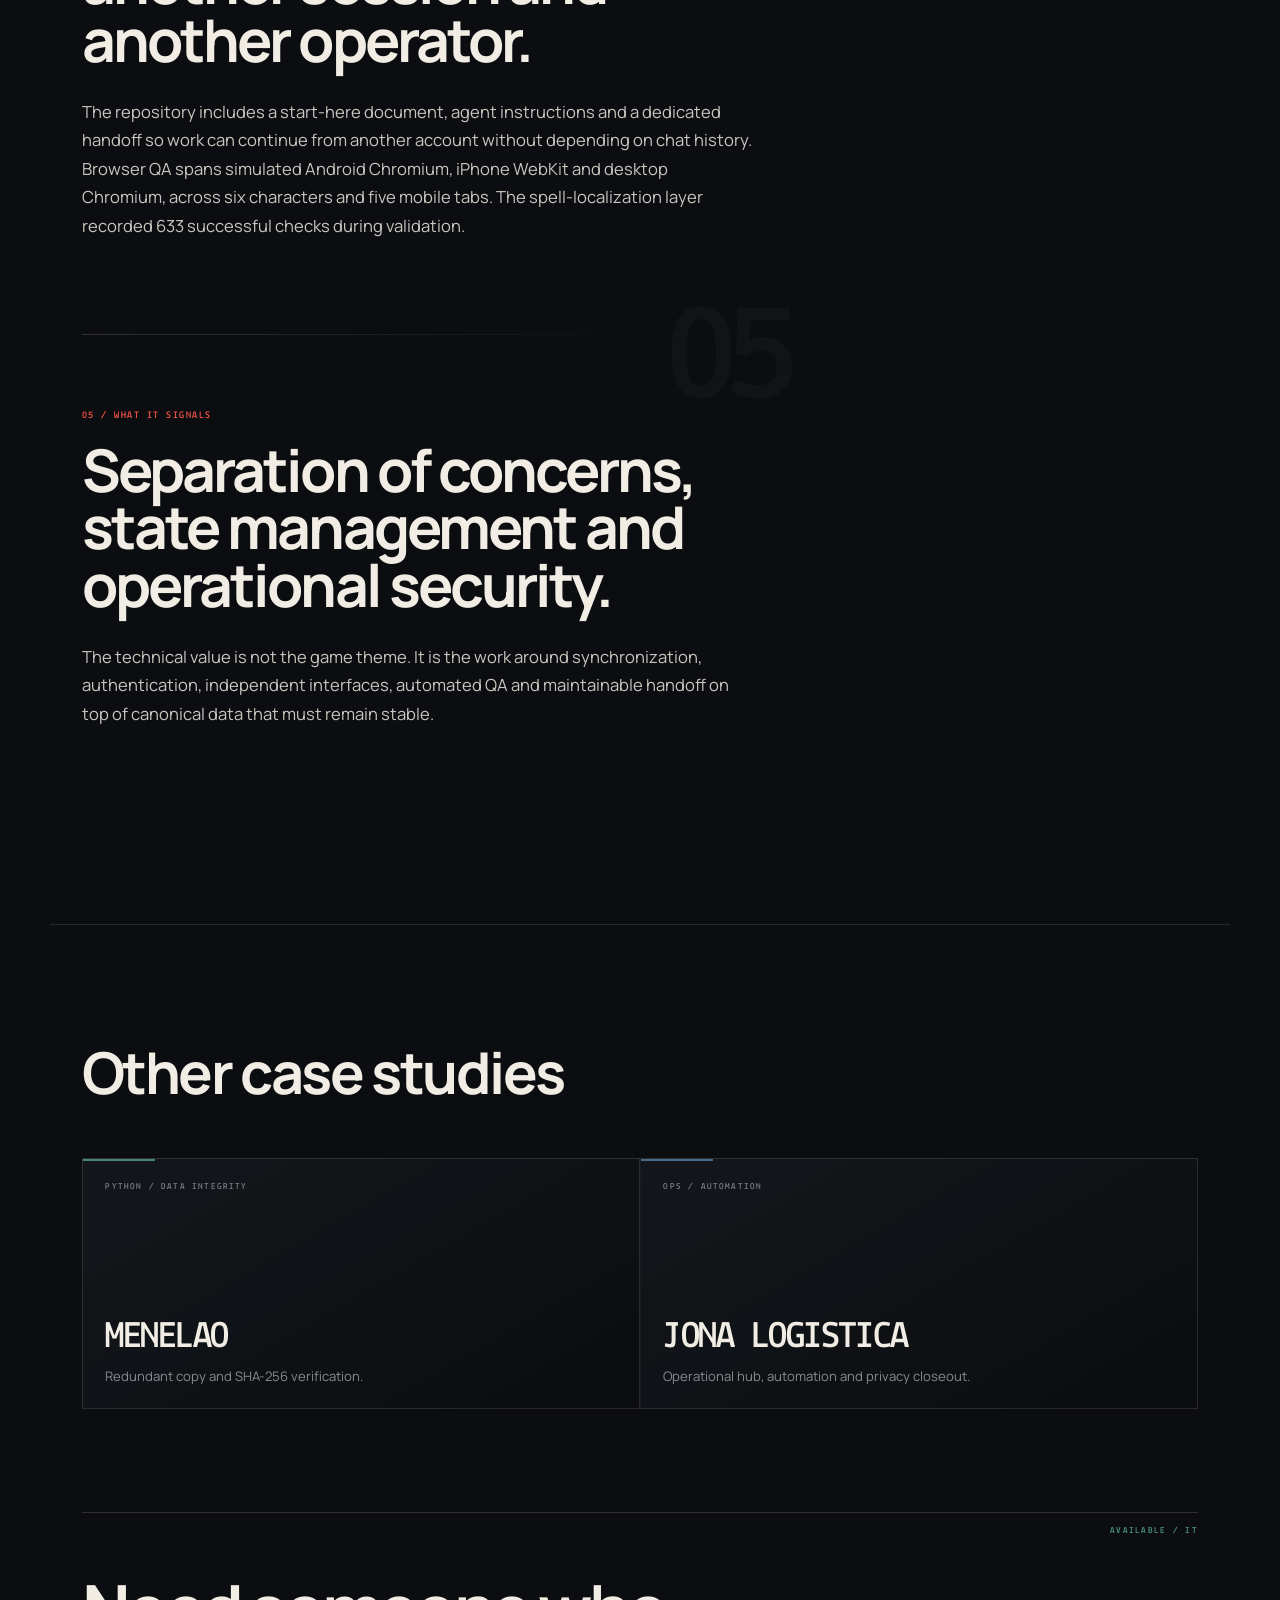
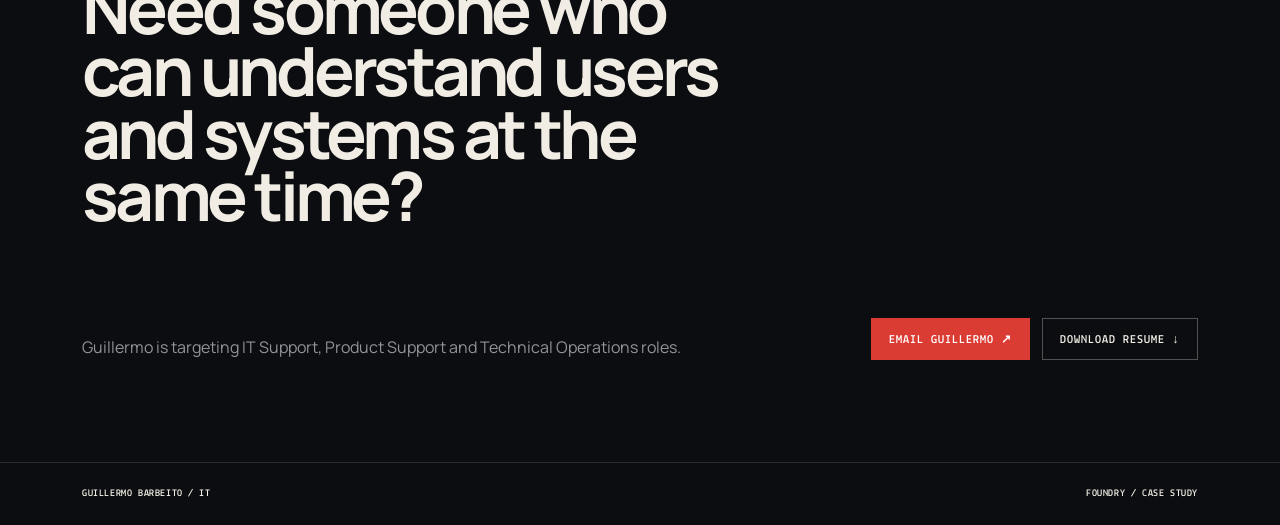
<file: en/projects/foundry/index.html>
<!doctype html>
<html lang="en">
<head>
  <meta charset="utf-8"><meta name="viewport" content="width=device-width, initial-scale=1"><meta name="theme-color" content="#0b0d10">
  <title>Foundry companion web — Case study | Guillermo Barbeito</title>
  <meta name="description" content="Technical case study: static companion web for six characters with temporary session state, automated QA, Apps Script sync and fail-closed authentication.">
  <meta name="author" content="Guillermo Barbeito"><meta name="robots" content="index, follow, max-image-preview:large">
  <link rel="canonical" href="https://jrrguille-bit.github.io/guillermo-barbeito-it/en/projects/foundry/"><link rel="alternate" hreflang="en" href="https://jrrguille-bit.github.io/guillermo-barbeito-it/en/projects/foundry/"><link rel="alternate" hreflang="es-UY" href="https://jrrguille-bit.github.io/guillermo-barbeito-it/projects/foundry/"><link rel="alternate" hreflang="x-default" href="https://jrrguille-bit.github.io/guillermo-barbeito-it/projects/foundry/">
  <meta property="og:type" content="article"><meta property="og:title" content="Foundry companion web — state, QA and security"><meta property="og:description" content="Static web app with independent mobile UX, temporary state, optional sync and fail-closed backend."><meta property="og:url" content="https://jrrguille-bit.github.io/guillermo-barbeito-it/en/projects/foundry/"><meta property="og:image" content="https://jrrguille-bit.github.io/guillermo-barbeito-it/0cbaab8f-3126-4453-87c5-9ada4d837f59.png">
  <link rel="icon" type="image/svg+xml" href="../../../assets/favicon-v2.svg?v=20260811d"><link rel="preconnect" href="https://fonts.googleapis.com"><link rel="preconnect" href="https://fonts.gstatic.com" crossorigin><link href="https://fonts.googleapis.com/css2?family=Lekton:wght@400;700&family=Manrope:wght@400;500;600;700&display=swap" rel="stylesheet"><link rel="stylesheet" href="../../../styles.css"><link rel="stylesheet" href="../../../personalization.css"><link rel="stylesheet" href="../../../job-search.css"><link rel="stylesheet" href="../../../case-study.css">
  <script type="application/ld+json">{"@context":"https://schema.org","@type":"Article","headline":"Foundry companion web — state, QA and security","url":"https://jrrguille-bit.github.io/guillermo-barbeito-it/en/projects/foundry/","inLanguage":"en","author":{"@type":"Person","name":"Guillermo Barbeito","url":"https://jrrguille-bit.github.io/guillermo-barbeito-it/en/"}}</script>
</head>
<body class="case-page case-foundry"><header class="site-header"><a class="brand" href="../../../en/"><span class="brand-mark">GB</span><span class="brand-status"><i></i> MONTEVIDEO / UY</span></a><nav class="site-nav"><a href="../../../en/#projects">Projects</a><a href="../../../en/#experience">Experience</a><a href="../../../en/#contact">Contact</a><a class="nav-lang" href="../../../projects/foundry/" lang="es-UY">ES</a><a class="nav-cv" href="../../../CV%20Guillermo%20Barbeito%20%28English%29.pdf" download>CV ↓</a></nav></header>
<main><section class="case-header"><div class="case-header-inner"><div class="case-breadcrumbs"><a href="../../../en/">Guillermo Barbeito / IT</a><span>→</span><a href="../../../en/#projects">Projects</a><span>→</span><span>Foundry</span></div><p class="case-kicker">WEB APP / STATE / SECURITY / QA</p><h1 class="case-title">Foundry<br>companion web</h1><p class="case-deck">A static web application that had to keep canonical data intact, support a purpose-built mobile experience, persist temporary session state and synchronize it without turning a public endpoint into an open backend.</p><div class="case-summary-grid"><div><span>Scale</span><strong>6 characters · 361 audited entities</strong></div><div><span>Frontend</span><strong>Independent desktop + mobile UX</strong></div><div><span>Sync</span><strong>Google Sheets + Apps Script</strong></div><div><span>QA</span><strong>Playwright + dedicated suites</strong></div></div><div class="case-actions"><a class="button button-primary" href="https://github.com/JRRGUILLE-bit/Foundry" target="_blank" rel="noopener noreferrer">View code ↗</a><a class="button button-ghost" href="mailto:gbarbeitor@yahoo.com?subject=IT%20opportunity%20-%20Foundry%20case%20study">Contact Guillermo ↗</a></div></div></section>
<div class="case-body"><article class="case-content"><section class="case-section"><div class="case-section-index">01 / CONTEXT</div><h2>A better interface could not corrupt the source of truth.</h2><p>The application starts from full Foundry actor exports containing statistics, spells, equipment, features, resources and actions. The challenge was to improve usability — especially on mobile — without mixing permanent data with session-only state or embedding fragile manual fixes into the canonical bundle.</p></section>
<section class="case-section"><div class="case-section-index">02 / ARCHITECTURE</div><h2>Desktop, mobile and session state are separate concerns.</h2><p>The mobile interface is not a compressed desktop DOM. It has its own view model and renderers for combat, spells, inventory, features and additional session state.</p><div class="case-proof-grid"><div class="case-proof"><span>01 / DATA</span><strong>361 entities</strong><p>126 spells, 80 equipment items and 155 features audited.</p></div><div class="case-proof"><span>02 / STATE</span><strong>1 store / character</strong><p>HP, resources, slots, inventory and temporary state in one session record.</p></div><div class="case-proof"><span>03 / TTL</span><strong>5 hours</strong><p>Renewable temporary state with explicit reset through sessionId.</p></div><div class="case-proof"><span>04 / QA</span><strong>Automated</strong><p>Mobile, browser, session store, remote sync, backend and localization suites.</p></div></div></section>
<section class="case-section"><div class="case-section-index">03 / SECURITY</div><h2>A public web app does not need to be an open backend.</h2><p>Remote synchronization uses Apps Script and Google Sheets under a <strong>fail-closed</strong> model. The public /exec URL is not treated as a credential; reading or writing state requires authenticated POST requests. The access token lives in Script Properties and only temporarily in authorized browser sessionStorage.</p><div class="case-callout"><span>HARDENING</span><p>Backend QA covers authentication, protocol, schema, conflicts, TTL, whitelist, payload limits and locking; the documented hardening passed 51/51 local checks.</p></div><p>The token is never stored in GitHub, query strings, public logs or configuration files. Fragment-based token import removes the fragment from the address bar immediately.</p></section>
<section class="case-section"><div class="case-section-index">04 / QA & HANDOFF</div><h2>The project had to survive another session and another operator.</h2><p>The repository includes a start-here document, agent instructions and a dedicated handoff so work can continue from another account without depending on chat history. Browser QA spans simulated Android Chromium, iPhone WebKit and desktop Chromium, across six characters and five mobile tabs. The spell-localization layer recorded 633 successful checks during validation.</p></section>
<section class="case-section"><div class="case-section-index">05 / WHAT IT SIGNALS</div><h2>Separation of concerns, state management and operational security.</h2><p>The technical value is not the game theme. It is the work around synchronization, authentication, independent interfaces, automated QA and maintainable handoff on top of canonical data that must remain stable.</p></section></article>
<aside class="case-side"><div class="case-side-card"><div class="case-side-label"><span>ROLE SIGNAL</span><span>GB / 02</span></div><h3>What it shows</h3><p>JavaScript, state, authentication, Apps Script, QA, documentation and fail-closed design.</p><div class="case-side-links"><a href="https://github.com/JRRGUILLE-bit/Foundry" target="_blank" rel="noopener noreferrer">Repository ↗</a><a href="https://github.com/JRRGUILLE-bit/Foundry/blob/main/README.md" target="_blank" rel="noopener noreferrer">Technical README ↗</a></div></div><div class="case-side-card"><div class="case-side-label"><span>FIT</span><span>SUPPORT / PRODUCT / OPS</span></div><h3>Hiring relevance</h3><p>Troubleshooting, state separation, secure defaults and transferable documentation map directly to support and operations work.</p></div></aside></div>
<section class="case-related"><h2>Other case studies</h2><div class="case-related-grid"><a class="case-related-card" href="../menelao/"><span>PYTHON / DATA INTEGRITY</span><strong>MENELAO</strong><small>Redundant copy and SHA-256 verification.</small></a><a class="case-related-card" href="../jona-logistica/"><span>OPS / AUTOMATION</span><strong>Jona Logistica</strong><small>Operational hub, automation and privacy closeout.</small></a></div><div class="case-hire"><h2>Need someone who can understand users and systems at the same time?</h2><p>Guillermo is targeting IT Support, Product Support and Technical Operations roles.</p><div class="case-actions"><a class="button button-primary" href="mailto:gbarbeitor@yahoo.com?subject=IT%20opportunity%20-%20Guillermo%20Barbeito">Email Guillermo ↗</a><a class="button button-ghost" href="../../../CV%20Guillermo%20Barbeito%20%28English%29.pdf" download>Download resume ↓</a></div></div></section></main><footer class="case-footer"><div class="case-footer-inner"><span>GUILLERMO BARBEITO / IT</span><span>FOUNDRY / CASE STUDY</span></div></footer>  <script>
    window.goatcounter = {
      path: function () {
        return '/it' + (window.location.pathname || '/') + window.location.search;
      }
    };
  </script>
  <script data-goatcounter="https://jrrguille.goatcounter.com/count" async src="//gc.zgo.at/count.js"></script>
</body></html>
</file>
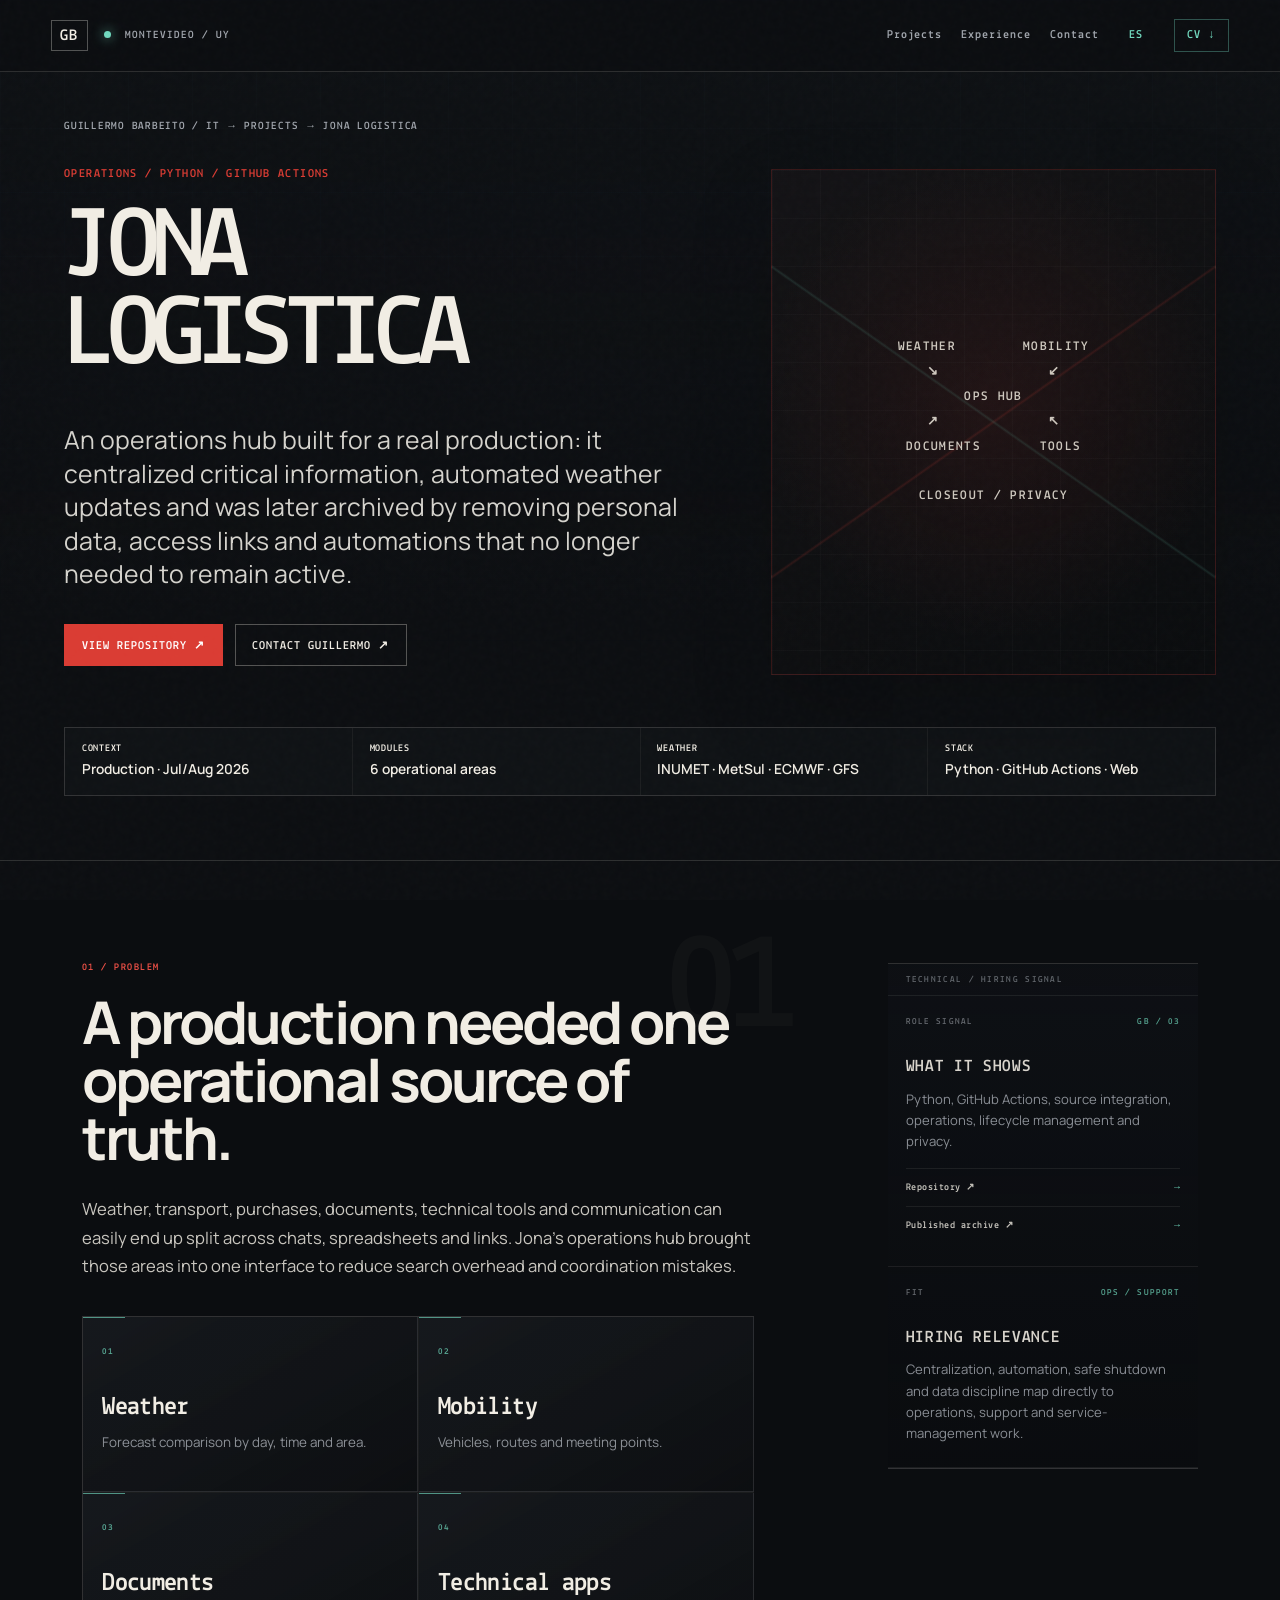
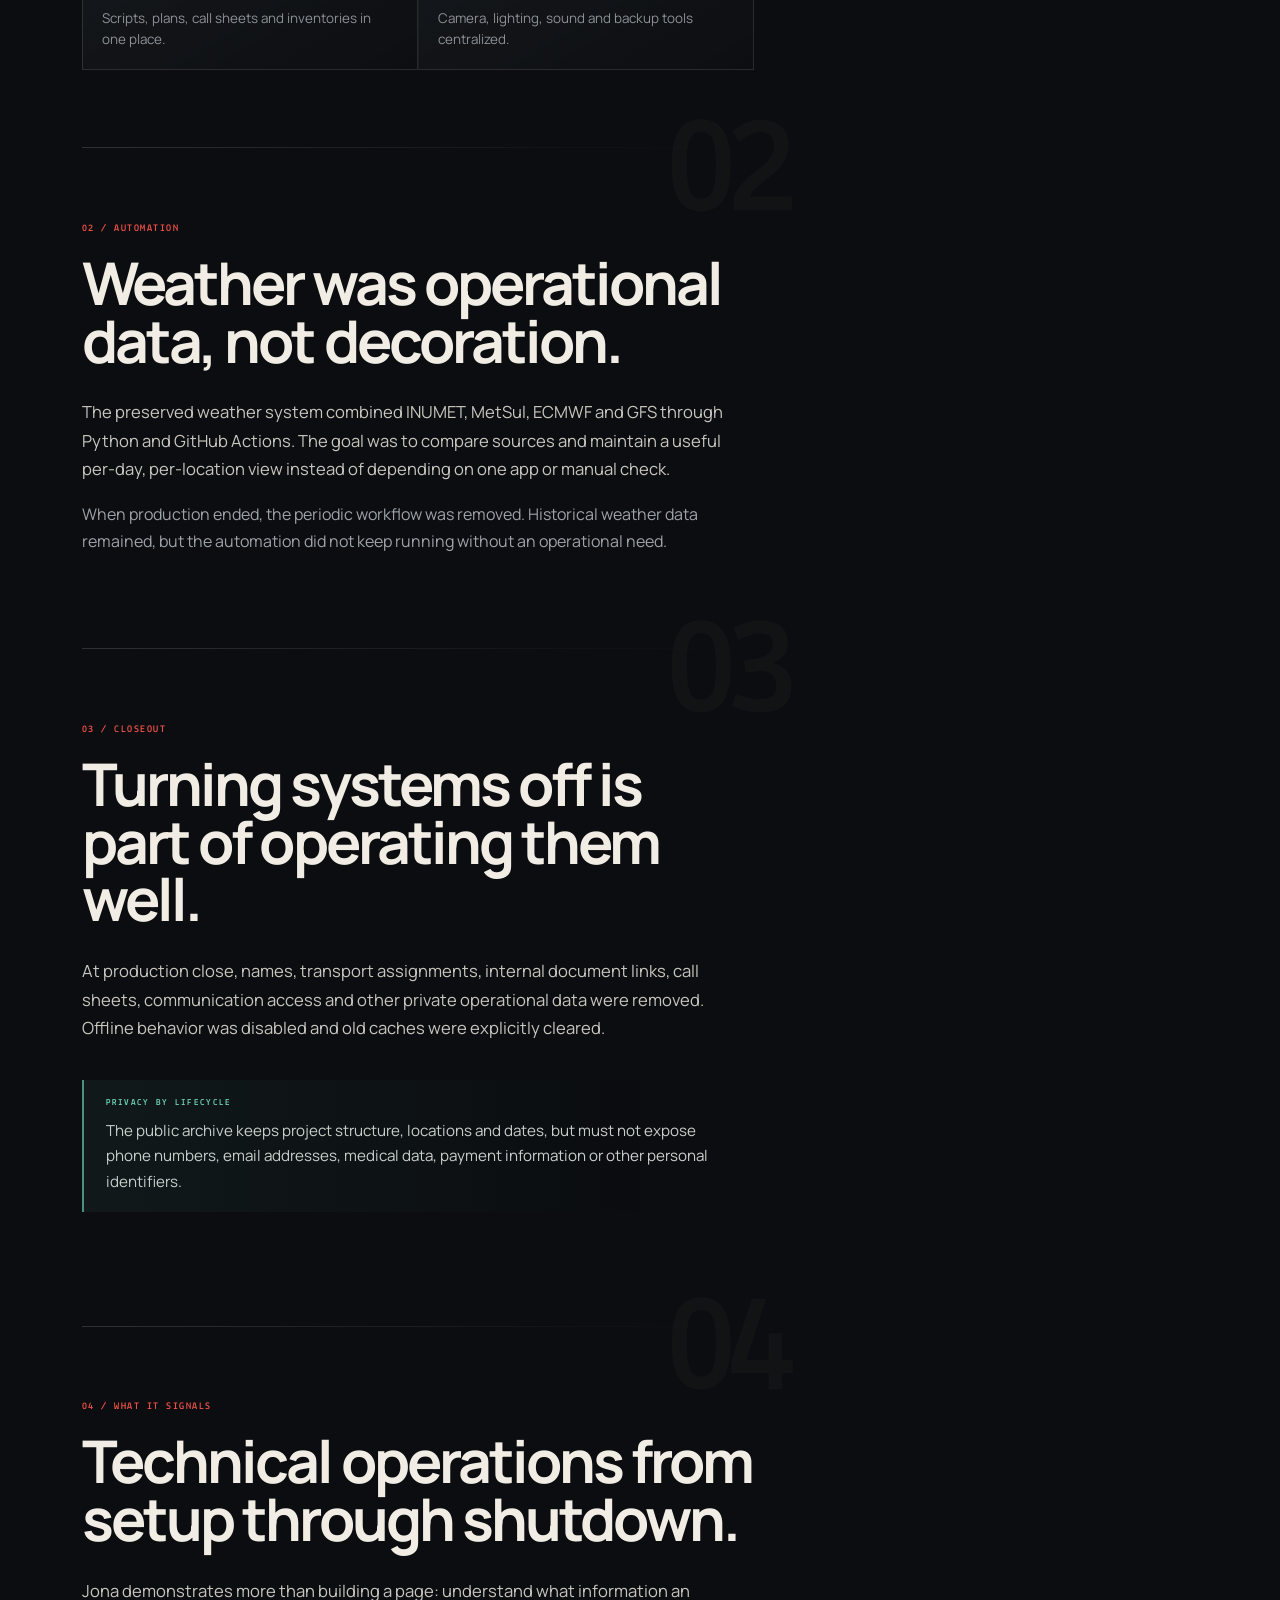
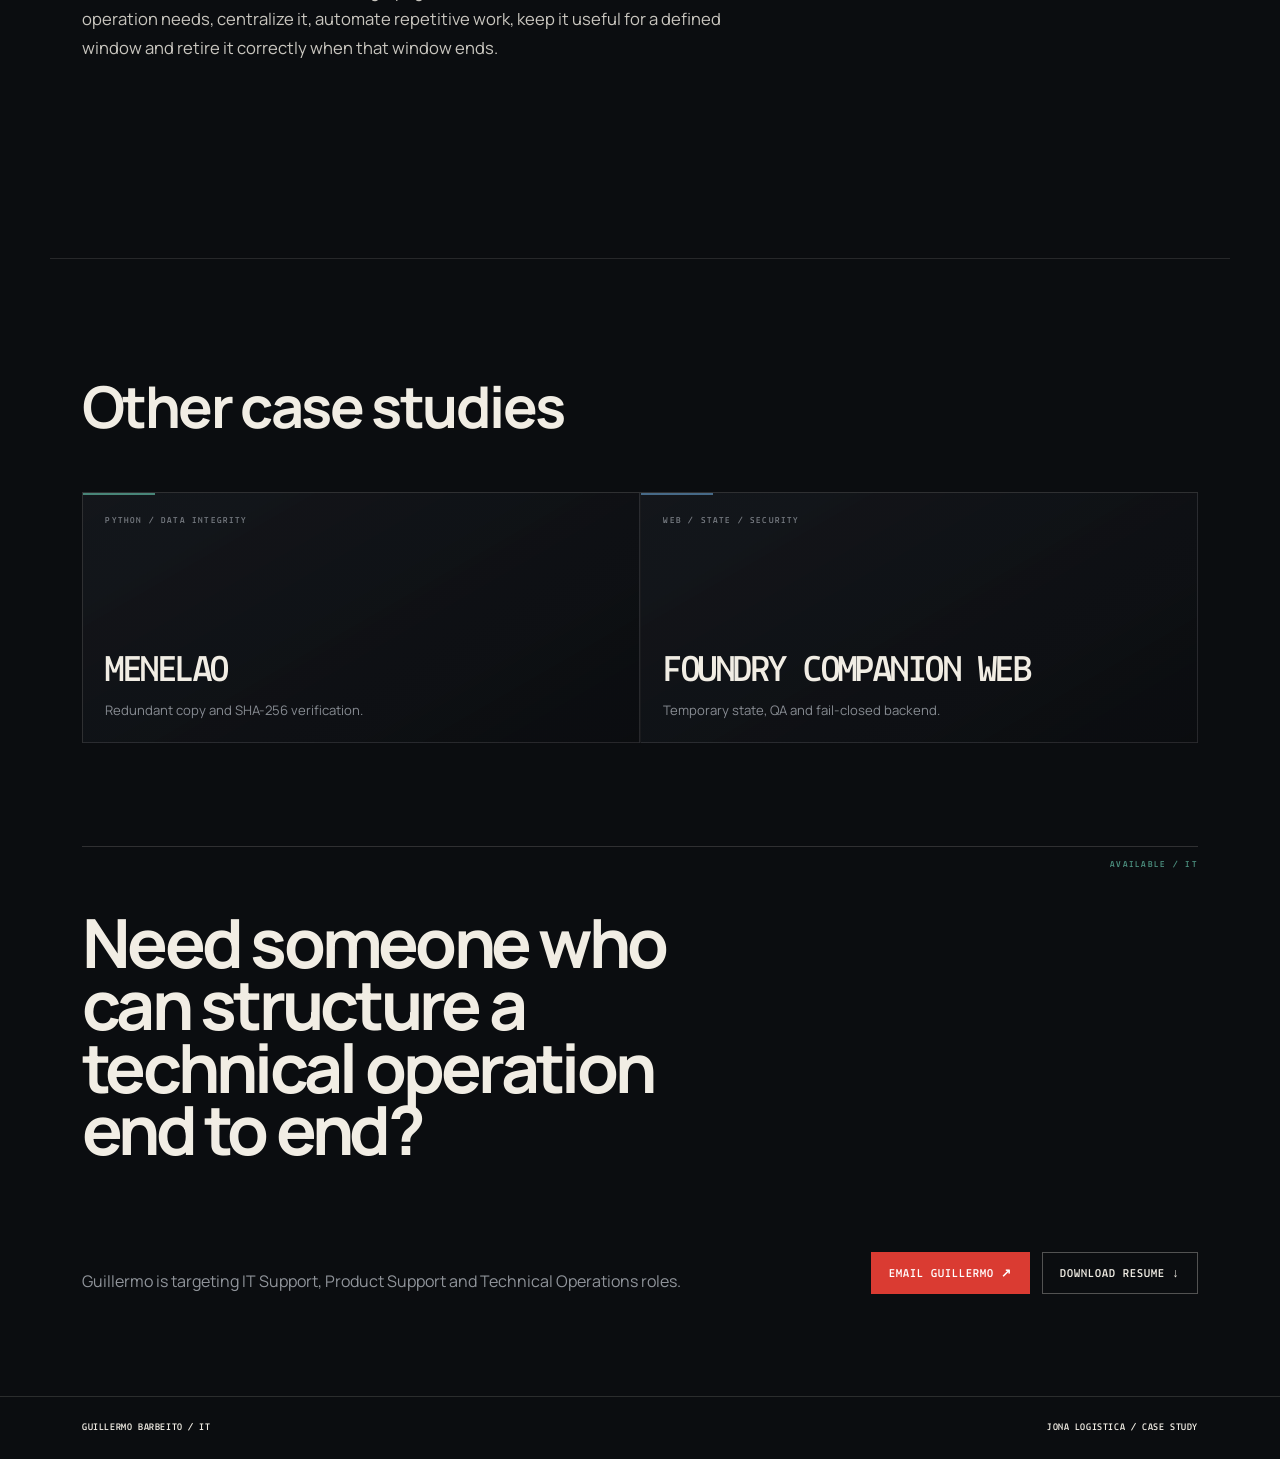
<file: en/projects/jona-logistica/index.html>
<!doctype html>
<html lang="en">
<head>
  <meta charset="utf-8"><meta name="viewport" content="width=device-width, initial-scale=1"><meta name="theme-color" content="#0b0d10">
  <title>Jona Logistica — Case study | Guillermo Barbeito</title>
  <meta name="description" content="Jona Logistica case study: production operations hub with multi-source weather, Python, GitHub Actions, operational modules and privacy closeout.">
  <meta name="author" content="Guillermo Barbeito"><meta name="robots" content="index, follow, max-image-preview:large">
  <link rel="canonical" href="https://jrrguille-bit.github.io/guillermo-barbeito-it/en/projects/jona-logistica/"><link rel="alternate" hreflang="en" href="https://jrrguille-bit.github.io/guillermo-barbeito-it/en/projects/jona-logistica/"><link rel="alternate" hreflang="es-UY" href="https://jrrguille-bit.github.io/guillermo-barbeito-it/projects/jona-logistica/"><link rel="alternate" hreflang="x-default" href="https://jrrguille-bit.github.io/guillermo-barbeito-it/projects/jona-logistica/">
  <meta property="og:type" content="article"><meta property="og:title" content="Jona Logistica — operations and automation"><meta property="og:description" content="Production operations hub with multi-source weather, Python, GitHub Actions and privacy closeout."><meta property="og:url" content="https://jrrguille-bit.github.io/guillermo-barbeito-it/en/projects/jona-logistica/"><meta property="og:image" content="https://jrrguille-bit.github.io/guillermo-barbeito-it/0cbaab8f-3126-4453-87c5-9ada4d837f59.png">
  <link rel="icon" type="image/svg+xml" href="../../../assets/favicon-v2.svg?v=20260811d"><link rel="preconnect" href="https://fonts.googleapis.com"><link rel="preconnect" href="https://fonts.gstatic.com" crossorigin><link href="https://fonts.googleapis.com/css2?family=Lekton:wght@400;700&family=Manrope:wght@400;500;600;700&display=swap" rel="stylesheet"><link rel="stylesheet" href="../../../styles.css"><link rel="stylesheet" href="../../../personalization.css"><link rel="stylesheet" href="../../../job-search.css"><link rel="stylesheet" href="../../../case-study.css">
  <script type="application/ld+json">{"@context":"https://schema.org","@type":"Article","headline":"Jona Logistica — operations and automation","url":"https://jrrguille-bit.github.io/guillermo-barbeito-it/en/projects/jona-logistica/","inLanguage":"en","author":{"@type":"Person","name":"Guillermo Barbeito","url":"https://jrrguille-bit.github.io/guillermo-barbeito-it/en/"}}</script>
</head>
<body class="case-page case-jona"><header class="site-header"><a class="brand" href="../../../en/"><span class="brand-mark">GB</span><span class="brand-status"><i></i> MONTEVIDEO / UY</span></a><nav class="site-nav"><a href="../../../en/#projects">Projects</a><a href="../../../en/#experience">Experience</a><a href="../../../en/#contact">Contact</a><a class="nav-lang" href="../../../projects/jona-logistica/" lang="es-UY">ES</a><a class="nav-cv" href="../../../CV%20Guillermo%20Barbeito%20%28English%29.pdf" download>CV ↓</a></nav></header>
<main><section class="case-header"><div class="case-header-inner"><div class="case-breadcrumbs"><a href="../../../en/">Guillermo Barbeito / IT</a><span>→</span><a href="../../../en/#projects">Projects</a><span>→</span><span>Jona Logistica</span></div><p class="case-kicker">OPERATIONS / PYTHON / GITHUB ACTIONS</p><h1 class="case-title">Jona<br>Logistica</h1><p class="case-deck">An operations hub built for a real production: it centralized critical information, automated weather updates and was later archived by removing personal data, access links and automations that no longer needed to remain active.</p><div class="case-summary-grid"><div><span>Context</span><strong>Production · Jul/Aug 2026</strong></div><div><span>Modules</span><strong>6 operational areas</strong></div><div><span>Weather</span><strong>INUMET · MetSul · ECMWF · GFS</strong></div><div><span>Stack</span><strong>Python · GitHub Actions · Web</strong></div></div><div class="case-actions"><a class="button button-primary" href="https://github.com/JRRGUILLE-bit/jona-logistica" target="_blank" rel="noopener noreferrer">View repository ↗</a><a class="button button-ghost" href="mailto:gbarbeitor@yahoo.com?subject=IT%20opportunity%20-%20Jona%20Logistica%20case%20study">Contact Guillermo ↗</a></div></div></section>
<div class="case-body"><article class="case-content"><section class="case-section"><div class="case-section-index">01 / PROBLEM</div><h2>A production needed one operational source of truth.</h2><p>Weather, transport, purchases, documents, technical tools and communication can easily end up split across chats, spreadsheets and links. Jona's operations hub brought those areas into one interface to reduce search overhead and coordination mistakes.</p><div class="case-proof-grid"><div class="case-proof"><span>01</span><strong>Weather</strong><p>Forecast comparison by day, time and area.</p></div><div class="case-proof"><span>02</span><strong>Mobility</strong><p>Vehicles, routes and meeting points.</p></div><div class="case-proof"><span>03</span><strong>Documents</strong><p>Scripts, plans, call sheets and inventories in one place.</p></div><div class="case-proof"><span>04</span><strong>Technical apps</strong><p>Camera, lighting, sound and backup tools centralized.</p></div></div></section>
<section class="case-section"><div class="case-section-index">02 / AUTOMATION</div><h2>Weather was operational data, not decoration.</h2><p>The preserved weather system combined INUMET, MetSul, ECMWF and GFS through Python and GitHub Actions. The goal was to compare sources and maintain a useful per-day, per-location view instead of depending on one app or manual check.</p><p>When production ended, the periodic workflow was removed. Historical weather data remained, but the automation did not keep running without an operational need.</p></section>
<section class="case-section"><div class="case-section-index">03 / CLOSEOUT</div><h2>Turning systems off is part of operating them well.</h2><p>At production close, names, transport assignments, internal document links, call sheets, communication access and other private operational data were removed. Offline behavior was disabled and old caches were explicitly cleared.</p><div class="case-callout"><span>PRIVACY BY LIFECYCLE</span><p>The public archive keeps project structure, locations and dates, but must not expose phone numbers, email addresses, medical data, payment information or other personal identifiers.</p></div></section>
<section class="case-section"><div class="case-section-index">04 / WHAT IT SIGNALS</div><h2>Technical operations from setup through shutdown.</h2><p>Jona demonstrates more than building a page: understand what information an operation needs, centralize it, automate repetitive work, keep it useful for a defined window and retire it correctly when that window ends.</p></section></article>
<aside class="case-side"><div class="case-side-card"><div class="case-side-label"><span>ROLE SIGNAL</span><span>GB / 03</span></div><h3>What it shows</h3><p>Python, GitHub Actions, source integration, operations, lifecycle management and privacy.</p><div class="case-side-links"><a href="https://github.com/JRRGUILLE-bit/jona-logistica" target="_blank" rel="noopener noreferrer">Repository ↗</a><a href="https://jrrguille-bit.github.io/jona-logistica/" target="_blank" rel="noopener noreferrer">Published archive ↗</a></div></div><div class="case-side-card"><div class="case-side-label"><span>FIT</span><span>OPS / SUPPORT</span></div><h3>Hiring relevance</h3><p>Centralization, automation, safe shutdown and data discipline map directly to operations, support and service-management work.</p></div></aside></div>
<section class="case-related"><h2>Other case studies</h2><div class="case-related-grid"><a class="case-related-card" href="../menelao/"><span>PYTHON / DATA INTEGRITY</span><strong>MENELAO</strong><small>Redundant copy and SHA-256 verification.</small></a><a class="case-related-card" href="../foundry/"><span>WEB / STATE / SECURITY</span><strong>Foundry companion web</strong><small>Temporary state, QA and fail-closed backend.</small></a></div><div class="case-hire"><h2>Need someone who can structure a technical operation end to end?</h2><p>Guillermo is targeting IT Support, Product Support and Technical Operations roles.</p><div class="case-actions"><a class="button button-primary" href="mailto:gbarbeitor@yahoo.com?subject=IT%20opportunity%20-%20Guillermo%20Barbeito">Email Guillermo ↗</a><a class="button button-ghost" href="../../../CV%20Guillermo%20Barbeito%20%28English%29.pdf" download>Download resume ↓</a></div></div></section></main><footer class="case-footer"><div class="case-footer-inner"><span>GUILLERMO BARBEITO / IT</span><span>JONA LOGISTICA / CASE STUDY</span></div></footer>  <script>
    window.goatcounter = {
      path: function () {
        return '/it' + (window.location.pathname || '/') + window.location.search;
      }
    };
  </script>
  <script data-goatcounter="https://jrrguille.goatcounter.com/count" async src="//gc.zgo.at/count.js"></script>
</body></html>
</file>
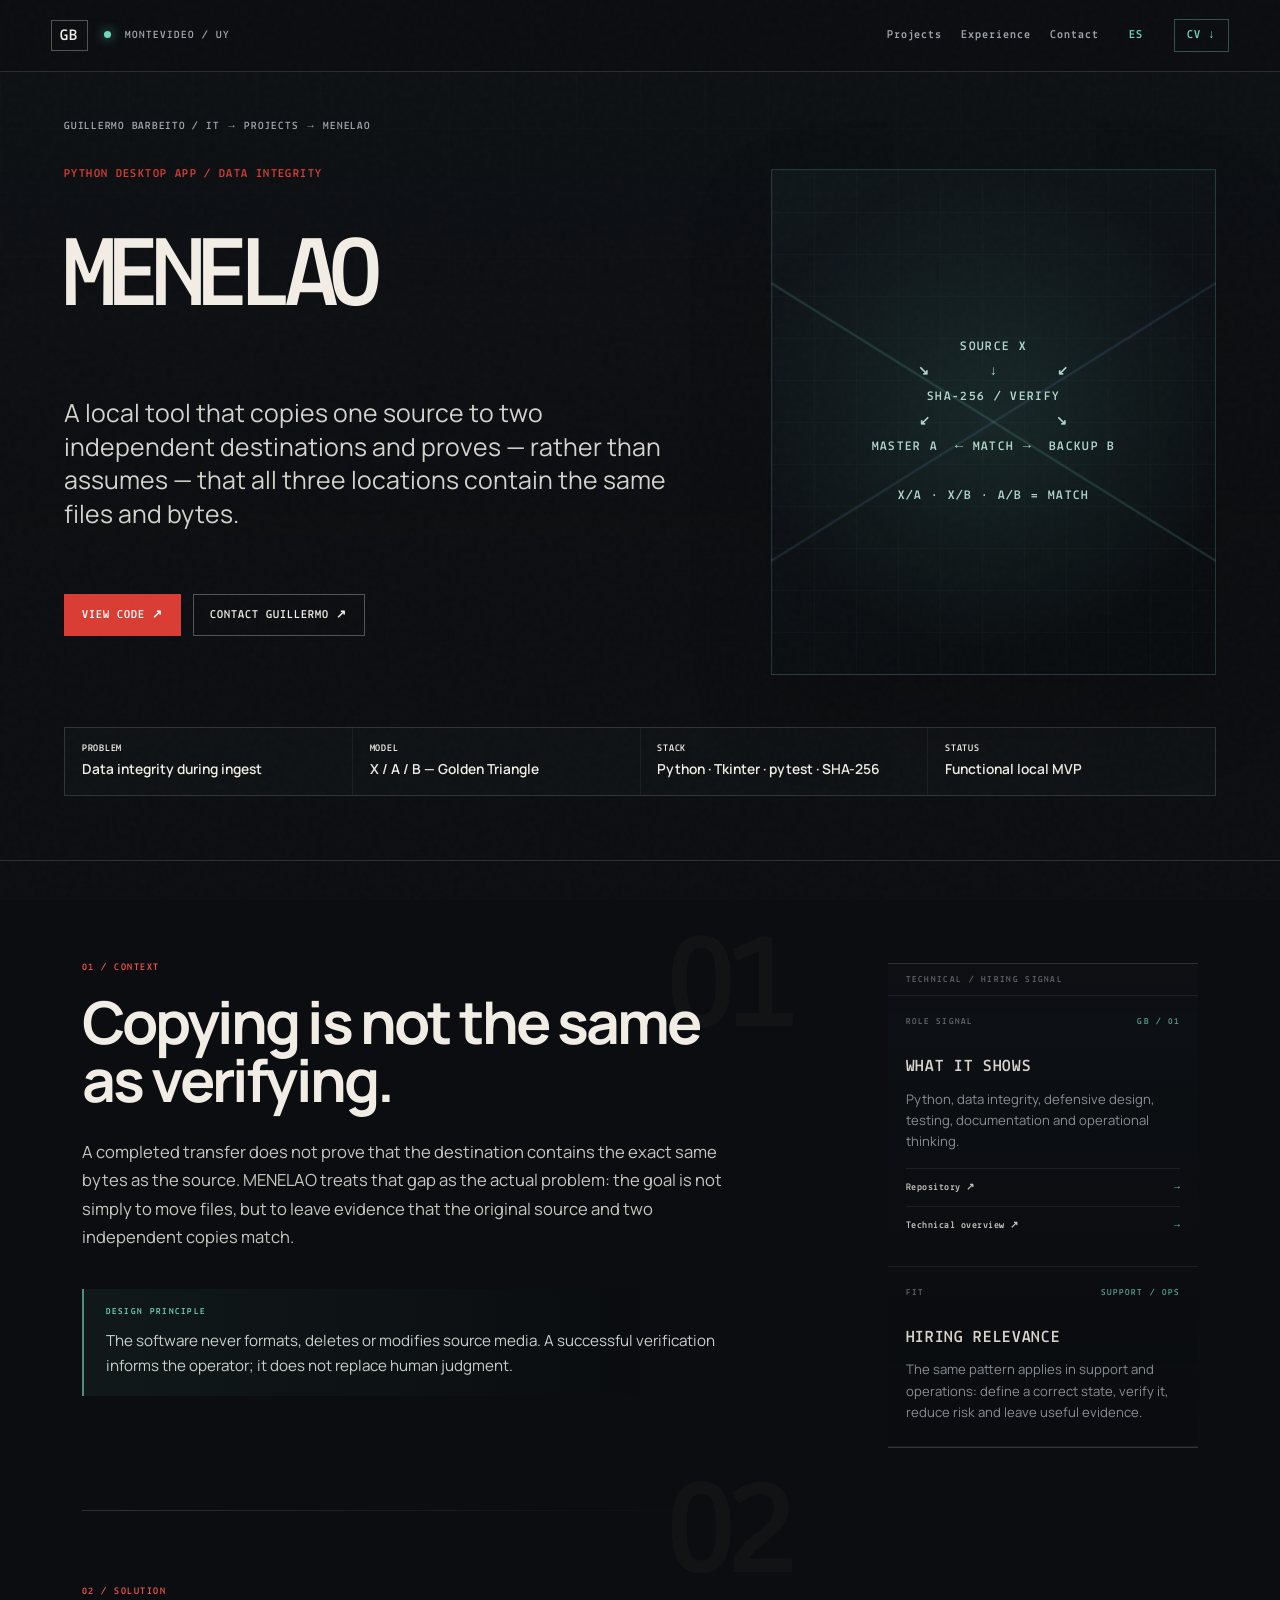
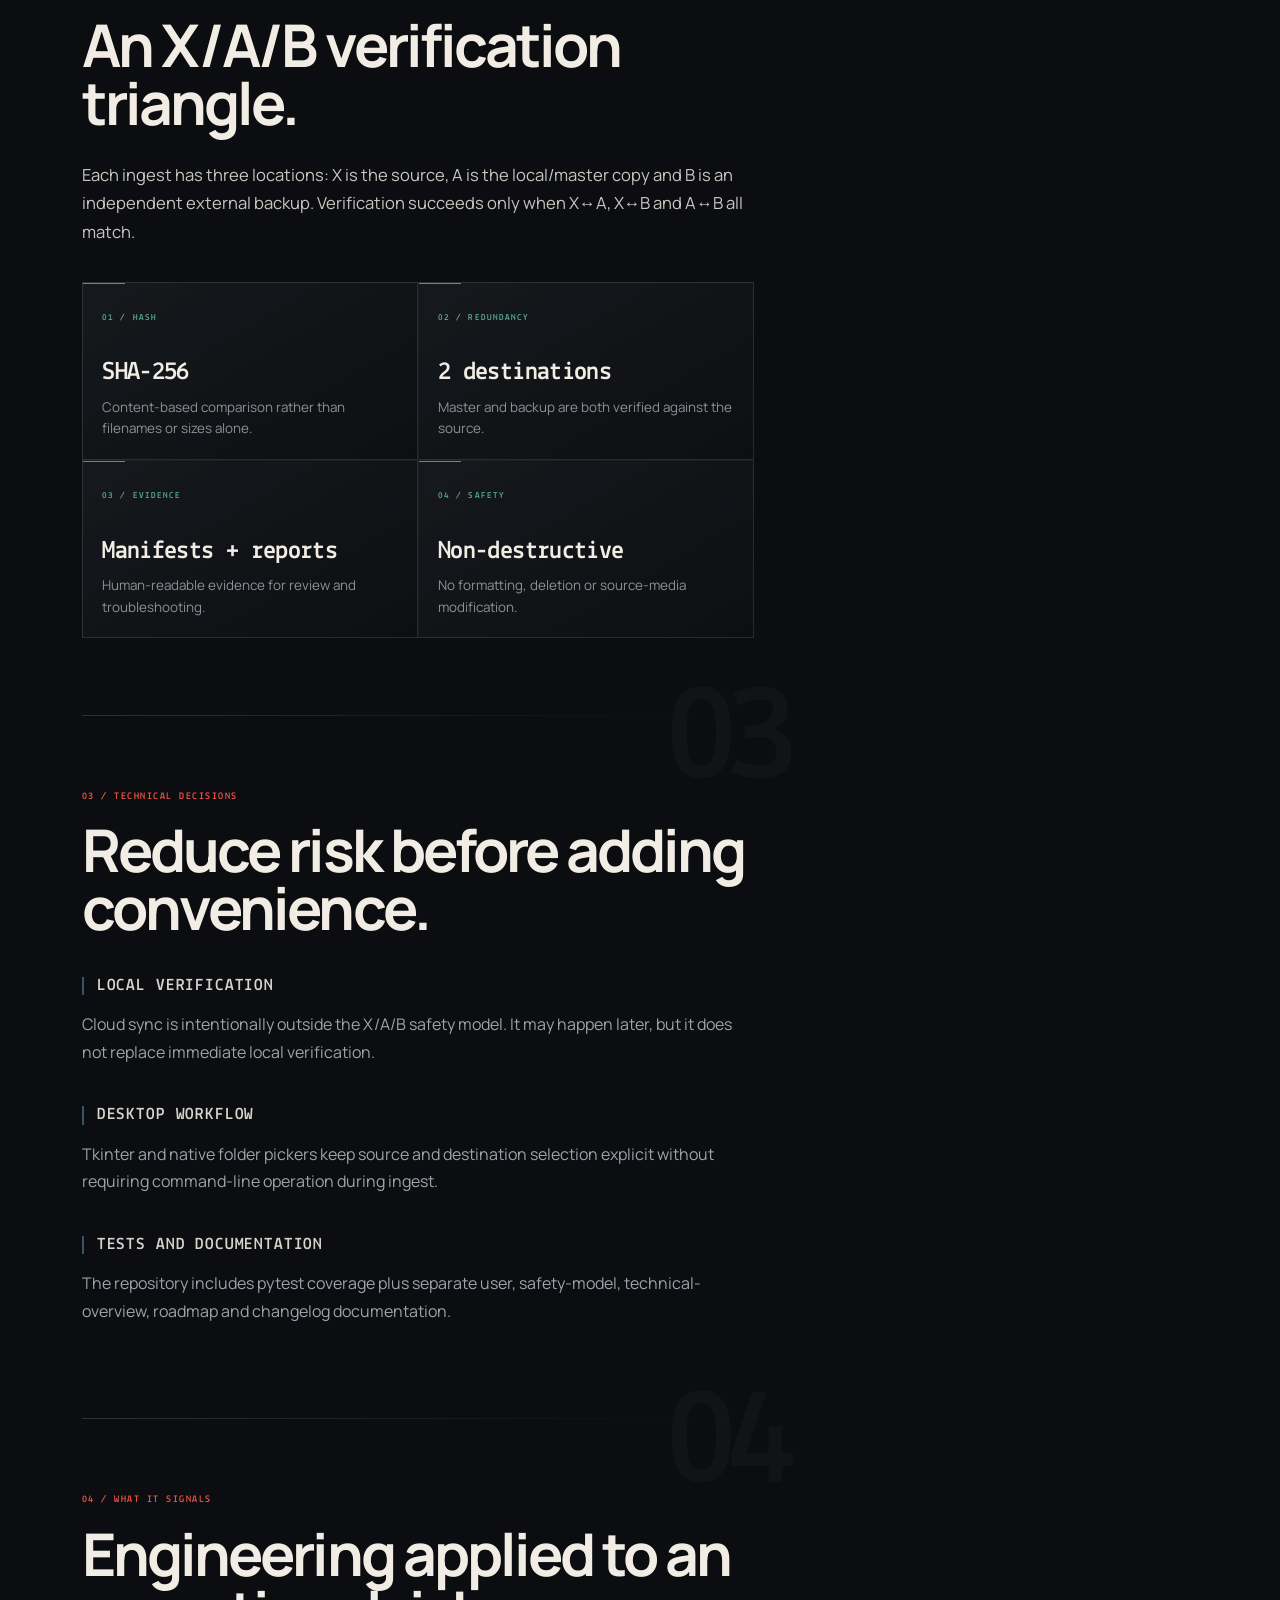
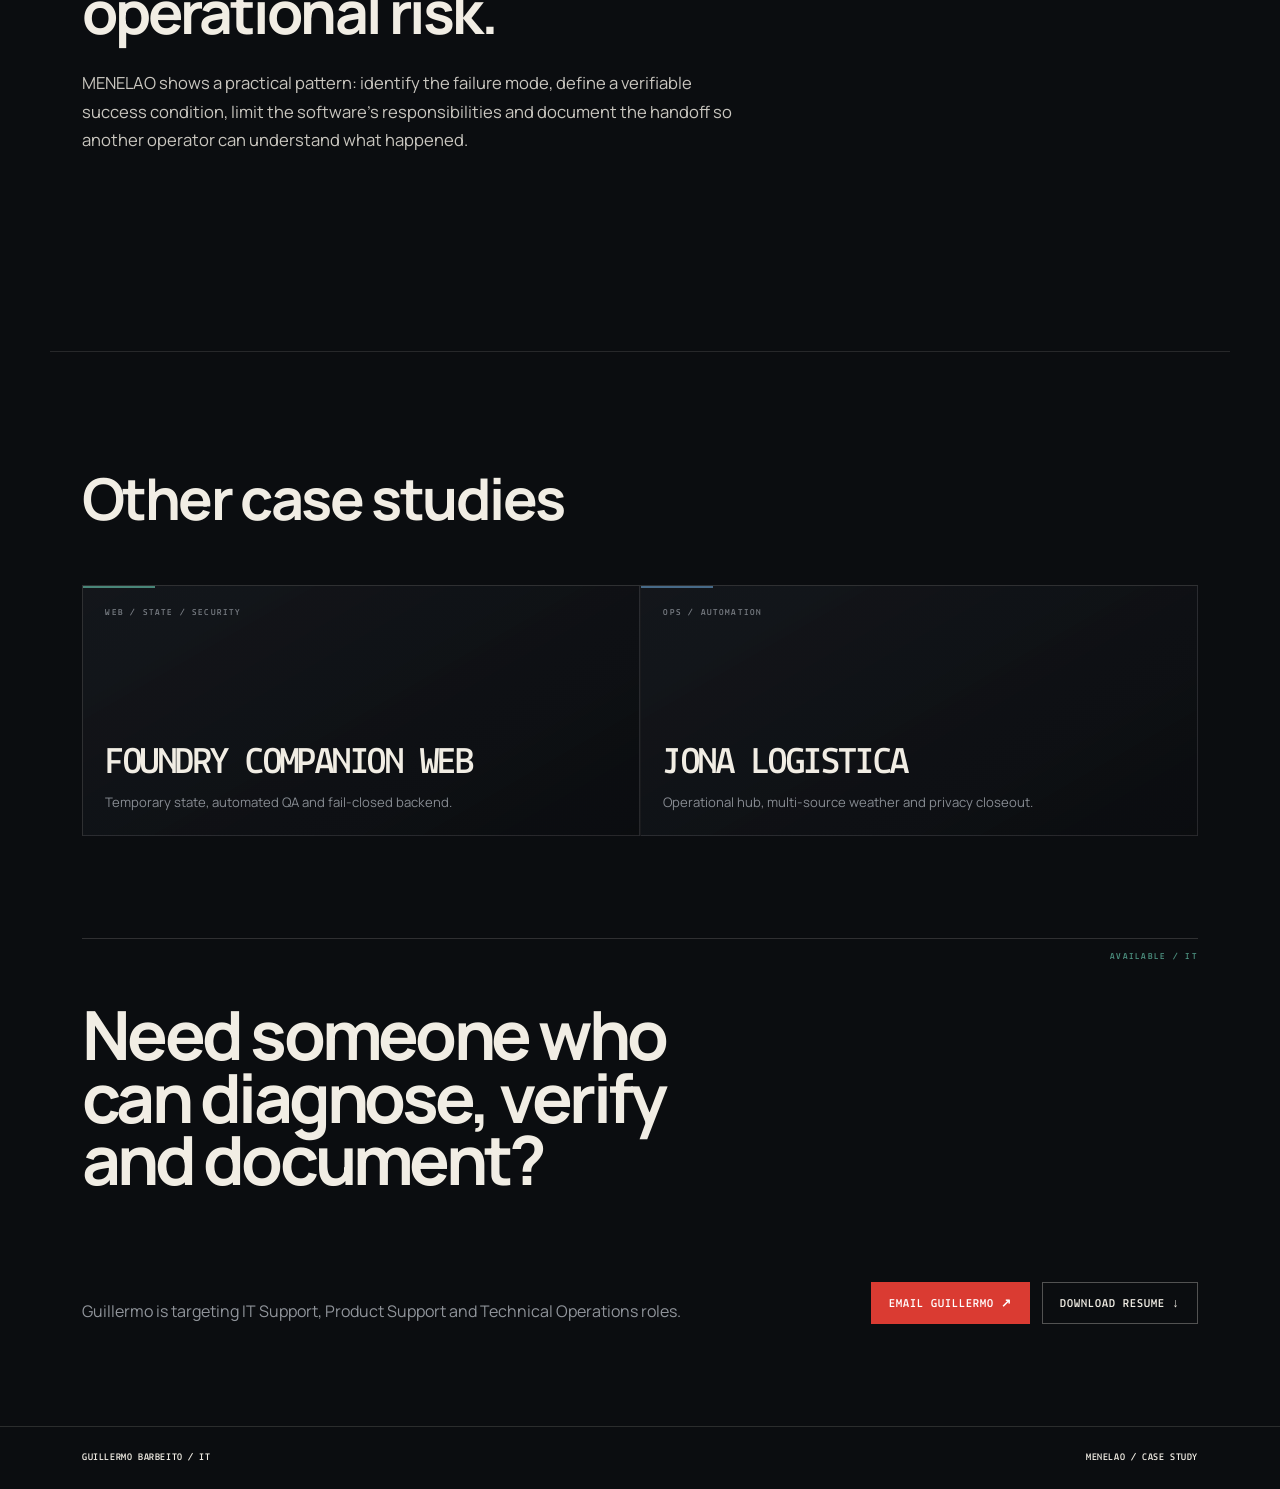
<file: en/projects/menelao/index.html>
<!doctype html>
<html lang="en">
<head>
  <meta charset="utf-8">
  <meta name="viewport" content="width=device-width, initial-scale=1">
  <meta name="theme-color" content="#0b0d10">
  <title>MENELAO — Case study | Guillermo Barbeito</title>
  <meta name="description" content="MENELAO case study: local Python desktop application for redundant X/A/B copying, SHA-256 verification, manifests and ingest reports.">
  <meta name="author" content="Guillermo Barbeito"><meta name="robots" content="index, follow, max-image-preview:large">
  <link rel="canonical" href="https://jrrguille-bit.github.io/guillermo-barbeito-it/en/projects/menelao/">
  <link rel="alternate" hreflang="en" href="https://jrrguille-bit.github.io/guillermo-barbeito-it/en/projects/menelao/"><link rel="alternate" hreflang="es-UY" href="https://jrrguille-bit.github.io/guillermo-barbeito-it/projects/menelao/"><link rel="alternate" hreflang="x-default" href="https://jrrguille-bit.github.io/guillermo-barbeito-it/projects/menelao/">
  <meta property="og:type" content="article"><meta property="og:title" content="MENELAO — Redundant copy and data integrity"><meta property="og:description" content="Python desktop app: X/A/B copying, SHA-256 verification, manifests and human-readable reports."><meta property="og:url" content="https://jrrguille-bit.github.io/guillermo-barbeito-it/en/projects/menelao/"><meta property="og:image" content="https://jrrguille-bit.github.io/guillermo-barbeito-it/0cbaab8f-3126-4453-87c5-9ada4d837f59.png">
  <link rel="icon" type="image/svg+xml" href="../../../assets/favicon-v2.svg?v=20260811d"><link rel="preconnect" href="https://fonts.googleapis.com"><link rel="preconnect" href="https://fonts.gstatic.com" crossorigin><link href="https://fonts.googleapis.com/css2?family=Lekton:wght@400;700&family=Manrope:wght@400;500;600;700&display=swap" rel="stylesheet"><link rel="stylesheet" href="../../../styles.css"><link rel="stylesheet" href="../../../personalization.css"><link rel="stylesheet" href="../../../job-search.css"><link rel="stylesheet" href="../../../case-study.css">
  <script type="application/ld+json">{"@context":"https://schema.org","@type":"Article","headline":"MENELAO — redundant copy and data integrity","url":"https://jrrguille-bit.github.io/guillermo-barbeito-it/en/projects/menelao/","inLanguage":"en","author":{"@type":"Person","name":"Guillermo Barbeito","url":"https://jrrguille-bit.github.io/guillermo-barbeito-it/en/"},"about":{"@type":"SoftwareApplication","name":"MENELAO","applicationCategory":"UtilitiesApplication","operatingSystem":"Linux"}}</script>
</head>
<body class="case-page case-menelao"><header class="site-header"><a class="brand" href="../../../en/"><span class="brand-mark">GB</span><span class="brand-status"><i></i> MONTEVIDEO / UY</span></a><nav class="site-nav"><a href="../../../en/#projects">Projects</a><a href="../../../en/#experience">Experience</a><a href="../../../en/#contact">Contact</a><a class="nav-lang" href="../../../projects/menelao/" lang="es-UY">ES</a><a class="nav-cv" href="../../../CV%20Guillermo%20Barbeito%20%28English%29.pdf" download>CV ↓</a></nav></header>
<main><section class="case-header"><div class="case-header-inner"><div class="case-breadcrumbs"><a href="../../../en/">Guillermo Barbeito / IT</a><span>→</span><a href="../../../en/#projects">Projects</a><span>→</span><span>MENELAO</span></div><p class="case-kicker">PYTHON DESKTOP APP / DATA INTEGRITY</p><h1 class="case-title">MENELAO</h1><p class="case-deck">A local tool that copies one source to two independent destinations and proves — rather than assumes — that all three locations contain the same files and bytes.</p><div class="case-summary-grid"><div><span>Problem</span><strong>Data integrity during ingest</strong></div><div><span>Model</span><strong>X / A / B — Golden Triangle</strong></div><div><span>Stack</span><strong>Python · Tkinter · pytest · SHA-256</strong></div><div><span>Status</span><strong>Functional local MVP</strong></div></div><div class="case-actions"><a class="button button-primary" href="https://github.com/JRRGUILLE-bit/project-isosceles" target="_blank" rel="noopener noreferrer">View code ↗</a><a class="button button-ghost" href="mailto:gbarbeitor@yahoo.com?subject=IT%20opportunity%20-%20MENELAO%20case%20study">Contact Guillermo ↗</a></div></div></section>
<div class="case-body"><article class="case-content"><section class="case-section"><div class="case-section-index">01 / CONTEXT</div><h2>Copying is not the same as verifying.</h2><p>A completed transfer does not prove that the destination contains the exact same bytes as the source. MENELAO treats that gap as the actual problem: the goal is not simply to move files, but to leave evidence that the original source and two independent copies match.</p><div class="case-callout"><span>DESIGN PRINCIPLE</span><p>The software never formats, deletes or modifies source media. A successful verification informs the operator; it does not replace human judgment.</p></div></section>
<section class="case-section"><div class="case-section-index">02 / SOLUTION</div><h2>An X/A/B verification triangle.</h2><p>Each ingest has three locations: X is the source, A is the local/master copy and B is an independent external backup. Verification succeeds only when X↔A, X↔B and A↔B all match.</p><div class="case-proof-grid"><div class="case-proof"><span>01 / HASH</span><strong>SHA-256</strong><p>Content-based comparison rather than filenames or sizes alone.</p></div><div class="case-proof"><span>02 / REDUNDANCY</span><strong>2 destinations</strong><p>Master and backup are both verified against the source.</p></div><div class="case-proof"><span>03 / EVIDENCE</span><strong>Manifests + reports</strong><p>Human-readable evidence for review and troubleshooting.</p></div><div class="case-proof"><span>04 / SAFETY</span><strong>Non-destructive</strong><p>No formatting, deletion or source-media modification.</p></div></div></section>
<section class="case-section"><div class="case-section-index">03 / TECHNICAL DECISIONS</div><h2>Reduce risk before adding convenience.</h2><h3>Local verification</h3><p>Cloud sync is intentionally outside the X/A/B safety model. It may happen later, but it does not replace immediate local verification.</p><h3>Desktop workflow</h3><p>Tkinter and native folder pickers keep source and destination selection explicit without requiring command-line operation during ingest.</p><h3>Tests and documentation</h3><p>The repository includes pytest coverage plus separate user, safety-model, technical-overview, roadmap and changelog documentation.</p></section>
<section class="case-section"><div class="case-section-index">04 / WHAT IT SIGNALS</div><h2>Engineering applied to an operational risk.</h2><p>MENELAO shows a practical pattern: identify the failure mode, define a verifiable success condition, limit the software's responsibilities and document the handoff so another operator can understand what happened.</p></section></article>
<aside class="case-side"><div class="case-side-card"><div class="case-side-label"><span>ROLE SIGNAL</span><span>GB / 01</span></div><h3>What it shows</h3><p>Python, data integrity, defensive design, testing, documentation and operational thinking.</p><div class="case-side-links"><a href="https://github.com/JRRGUILLE-bit/project-isosceles" target="_blank" rel="noopener noreferrer">Repository ↗</a><a href="https://github.com/JRRGUILLE-bit/project-isosceles/blob/main/docs/TECHNICAL_OVERVIEW.md" target="_blank" rel="noopener noreferrer">Technical overview ↗</a></div></div><div class="case-side-card"><div class="case-side-label"><span>FIT</span><span>SUPPORT / OPS</span></div><h3>Hiring relevance</h3><p>The same pattern applies in support and operations: define a correct state, verify it, reduce risk and leave useful evidence.</p></div></aside></div>
<section class="case-related"><h2>Other case studies</h2><div class="case-related-grid"><a class="case-related-card" href="../foundry/"><span>WEB / STATE / SECURITY</span><strong>Foundry companion web</strong><small>Temporary state, automated QA and fail-closed backend.</small></a><a class="case-related-card" href="../jona-logistica/"><span>OPS / AUTOMATION</span><strong>Jona Logistica</strong><small>Operational hub, multi-source weather and privacy closeout.</small></a></div><div class="case-hire"><h2>Need someone who can diagnose, verify and document?</h2><p>Guillermo is targeting IT Support, Product Support and Technical Operations roles.</p><div class="case-actions"><a class="button button-primary" href="mailto:gbarbeitor@yahoo.com?subject=IT%20opportunity%20-%20Guillermo%20Barbeito">Email Guillermo ↗</a><a class="button button-ghost" href="../../../CV%20Guillermo%20Barbeito%20%28English%29.pdf" download>Download resume ↓</a></div></div></section></main><footer class="case-footer"><div class="case-footer-inner"><span>GUILLERMO BARBEITO / IT</span><span>MENELAO / CASE STUDY</span></div></footer>  <script>
    window.goatcounter = {
      path: function () {
        return '/it' + (window.location.pathname || '/') + window.location.search;
      }
    };
  </script>
  <script data-goatcounter="https://jrrguille.goatcounter.com/count" async src="//gc.zgo.at/count.js"></script>
</body></html>
</file>
<file: styles.css>
:root {
  --bg: #0b0d10;
  --bg-soft: #101319;
  --panel: #141820;
  --panel-2: #181d25;
  --ink: #f1ede4;
  --muted: #9ea3aa;
  --line: rgba(241, 237, 228, 0.14);
  --line-strong: rgba(241, 237, 228, 0.31);
  --accent: #da3b32;
  --accent-bright: #ef5147;
  --signal: #70d8bd;
  --signal-soft: rgba(112, 216, 189, 0.14);
  --blue: #6da8d8;
  --mono: "Lekton", "Courier New", monospace;
  --sans: "Manrope", Arial, sans-serif;
  --max: 1440px;
}

* { box-sizing: border-box; }
html { scroll-behavior: smooth; scroll-padding-top: 82px; }
body {
  margin: 0;
  color: var(--ink);
  background:
    radial-gradient(circle at 82% 8%, rgba(61, 96, 129, .12), transparent 28rem),
    radial-gradient(circle at 8% 38%, rgba(218, 59, 50, .09), transparent 31rem),
    var(--bg);
  font-family: var(--sans);
  line-height: 1.55;
  overflow-x: hidden;
}

body::before {
  content: "";
  position: fixed;
  inset: 0;
  z-index: -2;
  pointer-events: none;
  background-image:
    linear-gradient(rgba(255,255,255,.018) 1px, transparent 1px),
    linear-gradient(90deg, rgba(255,255,255,.018) 1px, transparent 1px);
  background-size: 64px 64px;
  mask-image: linear-gradient(to bottom, rgba(0,0,0,.68), transparent 86%);
}

body::after {
  content: "";
  position: fixed;
  inset: 0;
  z-index: 9999;
  pointer-events: none;
  opacity: .028;
  background-image: url("data:image/svg+xml,%3Csvg viewBox='0 0 180 180' xmlns='http://www.w3.org/2000/svg'%3E%3Cfilter id='n'%3E%3CfeTurbulence type='fractalNoise' baseFrequency='.8' numOctaves='3' stitchTiles='stitch'/%3E%3C/filter%3E%3Crect width='100%25' height='100%25' filter='url(%23n)' opacity='.72'/%3E%3C/svg%3E");
  mix-blend-mode: screen;
}

a { color: inherit; }
button, a { -webkit-tap-highlight-color: transparent; }
button { font: inherit; }
::selection { background: var(--accent); color: #fff; }

.skip-link {
  position: fixed;
  top: -10rem;
  left: 1rem;
  z-index: 10000;
  padding: .8rem 1rem;
  background: var(--ink);
  color: var(--bg);
}
.skip-link:focus { top: 1rem; }

a:focus-visible, button:focus-visible { outline: 2px solid var(--signal); outline-offset: 4px; }

.site-header {
  position: fixed;
  inset: 0 0 auto;
  z-index: 100;
  height: 72px;
  display: flex;
  align-items: center;
  justify-content: space-between;
  padding: 0 clamp(1rem, 4vw, 4rem);
  border-bottom: 1px solid var(--line);
  background: rgba(11, 13, 16, .82);
  backdrop-filter: blur(18px);
}

.brand { display: flex; align-items: center; gap: 1rem; text-decoration: none; }
.brand-mark {
  padding: .45rem .5rem .35rem;
  border: 1px solid var(--line-strong);
  font: 700 1rem/1 var(--mono);
  letter-spacing: .08em;
}
.brand-status { color: var(--muted); font: 700 .69rem/1 var(--mono); letter-spacing: .09em; }
.brand-status i, .system-state i {
  display: inline-block;
  width: 7px;
  height: 7px;
  margin-right: .45rem;
  border-radius: 50%;
  background: var(--signal);
  box-shadow: 0 0 12px rgba(112,216,189,.8);
}

.site-nav { display: flex; align-items: center; gap: 1.45rem; }
.site-nav a {
  color: var(--muted);
  text-decoration: none;
  font: 700 .74rem/1 var(--mono);
  letter-spacing: .08em;
  transition: color .2s ease, border-color .2s ease;
}
.site-nav a:hover, .site-nav a:focus-visible { color: var(--ink); }
.site-nav .nav-alt {
  padding: .65rem .78rem .55rem;
  border: 1px solid var(--line-strong);
  color: var(--ink);
}
.site-nav .nav-alt:hover { border-color: var(--signal); }
.nav-toggle {
  display: none;
  color: var(--ink);
  background: transparent;
  border: 1px solid var(--line);
  padding: .55rem .7rem;
  font: 700 .73rem var(--mono);
  letter-spacing: .08em;
}

.section-shell, .section-pad { max-width: var(--max); margin-inline: auto; }
.section-pad { padding: clamp(5rem, 9vw, 8.5rem) clamp(1.2rem, 5vw, 5.5rem); }
section[id] { scroll-margin-top: 82px; }
.section-index {
  margin-bottom: 1.5rem;
  color: var(--accent-bright);
  font: 700 .74rem/1 var(--mono);
  letter-spacing: .13em;
}

.hero {
  min-height: 100svh;
  display: grid;
  grid-template-columns: minmax(0, 1.1fr) minmax(390px, .9fr);
  align-items: stretch;
  padding: 72px clamp(1.2rem, 5vw, 5.5rem) 0;
}
.hero-copy {
  align-self: center;
  padding: clamp(4rem, 8vw, 7.5rem) clamp(1rem, 4vw, 4rem) clamp(4rem, 7vw, 7rem) 0;
}
.eyebrow {
  max-width: 760px;
  display: flex;
  justify-content: space-between;
  gap: 1rem;
  margin: 0 0 2rem;
  color: var(--muted);
  font: 700 .73rem/1 var(--mono);
  letter-spacing: .1em;
}
.hero h1 {
  margin: 0;
  font: 700 clamp(4rem, 9.4vw, 8.8rem)/.8 var(--mono);
  letter-spacing: -.075em;
  text-transform: uppercase;
}
.hero h1 span {
  color: transparent;
  -webkit-text-stroke: 1.4px var(--ink);
}
.hero-role {
  max-width: 800px;
  margin: 2.2rem 0 1rem;
  font-size: clamp(1.25rem, 2.3vw, 2rem);
  line-height: 1.24;
  letter-spacing: -.032em;
}
.hero-summary {
  max-width: 700px;
  margin: 0;
  color: var(--muted);
  font-size: clamp(.95rem, 1.2vw, 1.07rem);
}
.hero-actions { display: flex; flex-wrap: wrap; gap: .8rem; margin-top: 2.2rem; }
.button {
  display: inline-flex;
  align-items: center;
  justify-content: center;
  gap: .65rem;
  padding: .92rem 1.05rem .8rem;
  border: 1px solid var(--line-strong);
  text-decoration: none;
  text-transform: uppercase;
  font: 700 .78rem/1 var(--mono);
  letter-spacing: .08em;
  transition: transform .2s ease, background .2s ease, color .2s ease, border-color .2s ease;
}
.button:hover { transform: translateY(-2px); }
.button-primary { background: var(--accent); border-color: var(--accent); color: #fff; }
.button-primary:hover { background: var(--accent-bright); }
.button-ghost:hover { border-color: var(--signal); background: var(--signal-soft); }
.hero-meta {
  max-width: 920px;
  display: grid;
  grid-template-columns: repeat(3, 1fr);
  gap: 1rem;
  margin-top: 3rem;
  padding-top: 1.2rem;
  border-top: 1px solid var(--line);
}
.hero-meta span {
  display: block;
  margin-bottom: .4rem;
  color: var(--muted);
  font: 700 .64rem/1 var(--mono);
  letter-spacing: .1em;
  text-transform: uppercase;
}
.hero-meta strong { display: block; font-size: .82rem; font-weight: 500; line-height: 1.35; }

.hero-system {
  position: relative;
  min-height: 610px;
  margin: 3rem 0;
  display: grid;
  grid-template-rows: auto 1fr auto;
  border: 1px solid var(--line-strong);
  background:
    linear-gradient(rgba(112,216,189,.026) 1px, transparent 1px),
    linear-gradient(90deg, rgba(112,216,189,.026) 1px, transparent 1px),
    linear-gradient(145deg, rgba(23,30,38,.88), rgba(9,11,14,.96));
  background-size: 40px 40px, 40px 40px, auto;
  overflow: hidden;
}
.hero-system::after {
  content: "";
  position: absolute;
  inset: 0;
  pointer-events: none;
  background: radial-gradient(circle at 50% 50%, rgba(112,216,189,.08), transparent 31%);
}
.system-head, .system-foot {
  position: relative;
  z-index: 3;
  display: flex;
  justify-content: space-between;
  gap: 1rem;
  padding: .9rem 1rem .78rem;
  color: var(--muted);
  font: 700 .67rem/1 var(--mono);
  letter-spacing: .09em;
}
.system-head { border-bottom: 1px solid var(--line); }
.system-foot { border-top: 1px solid var(--line); }
.system-state { color: var(--signal); }
.system-map { position: relative; min-height: 520px; }
.system-map svg { position: absolute; inset: 0; width: 100%; height: 100%; }
.system-map path {
  fill: none;
  stroke: rgba(112,216,189,.34);
  stroke-width: 1.5;
  stroke-dasharray: 7 10;
  animation: flow 12s linear infinite;
}
.system-map circle { fill: var(--signal); filter: drop-shadow(0 0 7px rgba(112,216,189,.8)); }
@keyframes flow { to { stroke-dashoffset: -68; } }
.node {
  position: absolute;
  width: 150px;
  padding: .75rem;
  border: 1px solid var(--line-strong);
  background: rgba(11,13,16,.82);
  z-index: 2;
}
.node span { color: var(--accent-bright); font: 700 .62rem var(--mono); }
.node strong { display: block; margin-top: .15rem; font: 700 .74rem var(--mono); letter-spacing: .08em; }
.node small { display: block; margin-top: .35rem; color: var(--muted); font: 400 .64rem var(--mono); }
.node-a { top: 11%; left: 7%; }
.node-b { top: 11%; right: 7%; }
.node-c { bottom: 10%; left: 7%; }
.node-d { bottom: 10%; right: 7%; }
.core {
  position: absolute;
  top: 50%;
  left: 50%;
  z-index: 3;
  width: 126px;
  aspect-ratio: 1;
  transform: translate(-50%, -50%);
  display: grid;
  place-items: center;
  align-content: center;
  border: 1px solid rgba(112,216,189,.62);
  background: rgba(11,13,16,.9);
  box-shadow: 0 0 0 12px rgba(112,216,189,.025), 0 0 38px rgba(112,216,189,.08);
}
.core span { font: 700 2.25rem/1 var(--mono); }
.core small { margin-top: .45rem; color: var(--muted); font: 700 .54rem/1.25 var(--mono); text-align: center; letter-spacing: .07em; }

.profile {
  display: grid;
  grid-template-columns: minmax(170px, .35fr) minmax(0, 1.65fr);
  gap: clamp(2rem, 6vw, 7rem);
  border-top: 1px solid var(--line);
}
.profile-copy .lead {
  max-width: 1080px;
  margin: 0 0 3rem;
  font-size: clamp(2rem, 5vw, 4.8rem);
  line-height: .99;
  letter-spacing: -.052em;
}
.profile-columns {
  display: grid;
  grid-template-columns: repeat(2, 1fr);
  gap: clamp(2rem, 6vw, 7rem);
  color: var(--muted);
  font-size: clamp(1rem, 1.2vw, 1.1rem);
}
.profile-columns p { margin: 0; }

.areas-section, .projects-section, .stack-section, .method, .contact { border-top: 1px solid var(--line); }
.section-heading {
  display: flex;
  justify-content: space-between;
  align-items: end;
  gap: 3rem;
  margin-bottom: clamp(3rem, 6vw, 5.5rem);
}
.section-heading h2 {
  margin: 0;
  font-size: clamp(2.2rem, 5vw, 4.8rem);
  line-height: .99;
  letter-spacing: -.052em;
  font-weight: 600;
}
.section-heading > p { max-width: 450px; margin: 0 0 .35rem; color: var(--muted); }

.area-grid { display: grid; grid-template-columns: repeat(2, 1fr); gap: 1rem; }
.area-card, .project-card {
  min-height: 330px;
  padding: 1.5rem;
  display: flex;
  flex-direction: column;
  border: 1px solid var(--line);
  background: var(--bg-soft);
  transition: transform .25s ease, border-color .25s ease, background .25s ease;
}
.area-card:hover, .project-card:hover { transform: translateY(-4px); border-color: var(--line-strong); background: var(--panel); }
.card-top { display: flex; justify-content: space-between; gap: 1rem; color: var(--muted); font: 700 .65rem/1 var(--mono); letter-spacing: .09em; }
.area-card h3, .project-card h3 {
  margin: auto 0 1rem;
  font: 700 clamp(1.8rem, 3vw, 3rem)/.96 var(--mono);
  letter-spacing: -.045em;
  text-transform: uppercase;
}
.area-card p, .project-card p { max-width: 660px; margin: 0; color: var(--muted); }
.card-footer { margin-top: auto; padding-top: 1.5rem; color: var(--signal); font: 700 .68rem/1 var(--mono); letter-spacing: .09em; }

.project-feature {
  display: grid;
  grid-template-columns: .9fr 1.1fr;
  min-height: 600px;
  border: 1px solid var(--line-strong);
  background: var(--panel);
}
.project-diagram {
  position: relative;
  min-height: 560px;
  overflow: hidden;
  border-right: 1px solid var(--line);
  background:
    linear-gradient(rgba(109,168,216,.035) 1px, transparent 1px),
    linear-gradient(90deg, rgba(109,168,216,.035) 1px, transparent 1px),
    radial-gradient(circle at 48% 42%, rgba(109,168,216,.16), transparent 26rem),
    #0c1015;
  background-size: 44px 44px, 44px 44px, auto, auto;
}
.project-label { position: absolute; top: 1.2rem; left: 1.2rem; color: var(--muted); font: 700 .7rem var(--mono); letter-spacing: .1em; }
.storage {
  position: absolute;
  z-index: 2;
  width: 112px;
  padding: .72rem .6rem .6rem;
  border: 1px solid var(--line-strong);
  background: rgba(11,13,16,.88);
  text-align: center;
  font: 700 .69rem var(--mono);
  letter-spacing: .08em;
}
.storage-a { top: 26%; left: 15%; }
.storage-b { top: 26%; right: 15%; }
.storage-c { bottom: 24%; left: 15%; }
.storage-d { bottom: 24%; right: 15%; }
.flow { position: absolute; z-index: 1; height: 1px; background: linear-gradient(90deg, transparent, var(--blue), transparent); transform-origin: left center; }
.flow-1 { width: 54%; top: 35%; left: 24%; }
.flow-2 { width: 42%; top: 46%; left: 31%; transform: rotate(34deg); }
.flow-3 { width: 42%; top: 46%; left: 68%; transform: rotate(146deg); }
.diagram-caption { position: absolute; bottom: 1.2rem; right: 1.2rem; color: var(--blue); font: 700 .65rem var(--mono); letter-spacing: .1em; }
.project-copy { align-self: center; padding: clamp(2rem, 5vw, 5rem); }
.project-kicker { margin-bottom: 1.2rem; color: var(--accent-bright); font: 700 .7rem/1 var(--mono); letter-spacing: .12em; }
.project-copy h3 { margin: 0; font: 700 clamp(2.4rem, 5vw, 5rem)/.94 var(--mono); letter-spacing: -.055em; text-transform: uppercase; }
.project-role { margin: 1.1rem 0 1.8rem; color: var(--muted); font: 700 .82rem var(--mono); letter-spacing: .08em; text-transform: uppercase; }
.project-copy > p:not(.project-role) { max-width: 720px; color: #d2cec6; }
.project-facts { display: grid; gap: .75rem; margin: 2rem 0 0; }
.project-facts div { display: grid; grid-template-columns: 112px 1fr; gap: 1rem; padding-top: .72rem; border-top: 1px solid var(--line); }
.project-facts dt { color: var(--muted); font: 700 .64rem/1.35 var(--mono); letter-spacing: .08em; text-transform: uppercase; }
.project-facts dd { margin: 0; color: #d8d3ca; font-size: .9rem; }
.project-grid { display: grid; grid-template-columns: repeat(3, 1fr); gap: 1rem; margin-top: 1rem; }
.project-card { min-height: 360px; }
.text-link {
  align-self: flex-start;
  display: inline-flex;
  align-items: center;
  gap: .55rem;
  margin-top: auto;
  padding-top: 1.5rem;
  color: var(--ink);
  text-decoration: none;
  border-bottom: 1px solid var(--line-strong);
  font: 700 .76rem var(--mono);
  letter-spacing: .06em;
}
.text-link span { color: var(--signal); }
.text-link:hover { border-color: var(--signal); }

.stack-board { border: 1px solid var(--line-strong); background: rgba(12,15,20,.8); }
.stack-row {
  display: grid;
  grid-template-columns: 170px 1fr;
  gap: 2rem;
  padding: 1.25rem 1.4rem 1.1rem;
  border-bottom: 1px solid var(--line);
  font: 700 .86rem/1.4 var(--mono);
}
.stack-row:last-child { border-bottom: 0; }
.stack-key { color: var(--accent-bright); letter-spacing: .09em; }
.stack-row div { color: #d5d1c9; }
.stack-row i { padding: 0 .55rem; color: var(--signal); font-style: normal; }

.method-grid { display: grid; grid-template-columns: repeat(4, 1fr); border: 1px solid var(--line); }
.method-step { min-height: 290px; padding: 1.5rem; border-right: 1px solid var(--line); background: rgba(16,19,25,.62); }
.method-step:last-child { border-right: 0; }
.method-step span { color: var(--signal); font: 700 .7rem var(--mono); letter-spacing: .1em; }
.method-step h3 { margin: 4rem 0 .8rem; font: 700 1.9rem var(--mono); text-transform: uppercase; letter-spacing: -.035em; }
.method-step p { margin: 0; color: var(--muted); }

.contact {
  display: grid;
  grid-template-columns: .9fr 1.1fr;
  gap: clamp(3rem, 8vw, 8rem);
  align-items: end;
}
.contact h2 { margin: 0; font-size: clamp(3rem, 7vw, 7rem); line-height: .86; letter-spacing: -.07em; text-transform: uppercase; }
.contact-copy > p { max-width: 600px; margin: 2rem 0 0; color: var(--muted); }
.contact-actions { border-top: 1px solid var(--line-strong); }
.contact-line {
  display: grid;
  grid-template-columns: 110px 1fr auto;
  gap: 1rem;
  align-items: center;
  padding: 1.15rem 0 1rem;
  border-bottom: 1px solid var(--line);
  text-decoration: none;
}
.contact-line span { color: var(--muted); font: 700 .65rem var(--mono); letter-spacing: .09em; }
.contact-line strong { font-size: .95rem; font-weight: 500; }
.contact-line i { color: var(--signal); font-style: normal; }
.contact-line:hover strong { color: var(--signal); }
.contact-line-muted { opacity: .72; }

.site-footer {
  max-width: var(--max);
  margin-inline: auto;
  display: flex;
  justify-content: space-between;
  gap: 1rem;
  padding: 1.4rem clamp(1.2rem, 5vw, 5.5rem) 1.25rem;
  border-top: 1px solid var(--line);
  color: var(--muted);
  font: 700 .64rem/1 var(--mono);
  letter-spacing: .09em;
}

.reveal { opacity: 1; transform: none; }
.js .reveal { opacity: 0; transform: translateY(18px); transition: opacity .65s ease, transform .65s ease; }
.js .reveal.is-visible { opacity: 1; transform: translateY(0); }

@media (max-width: 1120px) {
  .site-nav { gap: 1rem; }
  .hero { grid-template-columns: 1fr; min-height: auto; }
  .hero-copy { padding-right: 0; }
  .hero-system { margin-top: 0; }
  .project-feature { grid-template-columns: 1fr; }
  .project-diagram { min-height: 430px; border-right: 0; border-bottom: 1px solid var(--line); }
  .project-grid { grid-template-columns: 1fr 1fr; }
  .project-card:last-child { grid-column: 1 / -1; }
  .method-grid { grid-template-columns: 1fr 1fr; }
  .method-step:nth-child(2) { border-right: 0; }
  .method-step:nth-child(-n+2) { border-bottom: 1px solid var(--line); }
}

@media (max-width: 860px) {
  .site-header { height: 64px; }
  .brand-status { display: none; }
  .nav-toggle { display: block; }
  .site-nav {
    position: absolute;
    top: 64px;
    left: 0;
    right: 0;
    display: none;
    flex-direction: column;
    align-items: stretch;
    gap: 0;
    padding: .7rem 1rem 1rem;
    border-bottom: 1px solid var(--line-strong);
    background: rgba(11,13,16,.97);
  }
  .site-nav.is-open { display: flex; }
  .site-nav a { padding: .9rem .2rem .8rem; border-bottom: 1px solid var(--line); }
  .site-nav .nav-alt { margin-top: .7rem; padding: .9rem; text-align: center; }
  .hero { padding-top: 64px; }
  .profile { grid-template-columns: 1fr; gap: 1.6rem; }
  .profile-columns { grid-template-columns: 1fr; gap: 1.5rem; }
  .section-heading { align-items: start; flex-direction: column; gap: 1.2rem; }
  .area-grid, .project-grid { grid-template-columns: 1fr; }
  .project-card:last-child { grid-column: auto; }
  .contact { grid-template-columns: 1fr; align-items: start; }
}

@media (max-width: 620px) {
  .section-pad { padding-inline: 1rem; }
  .hero { padding-inline: 1rem; }
  .eyebrow { flex-direction: column; gap: .5rem; }
  .hero h1 { font-size: clamp(3.5rem, 20vw, 6.2rem); }
  .hero-meta { grid-template-columns: 1fr; }
  .hero-meta div { padding-bottom: .8rem; border-bottom: 1px solid var(--line); }
  .hero-system { min-height: 560px; margin-bottom: 1rem; }
  .system-map { min-height: 470px; }
  .node { width: 122px; padding: .6rem; }
  .node small { font-size: .57rem; }
  .node-a, .node-c { left: 4%; }
  .node-b, .node-d { right: 4%; }
  .core { width: 106px; }
  .system-foot { flex-direction: column; }
  .project-diagram { min-height: 380px; }
  .storage { width: 92px; font-size: .6rem; }
  .project-facts div { grid-template-columns: 1fr; gap: .3rem; }
  .stack-row { grid-template-columns: 1fr; gap: .55rem; }
  .stack-row div { font-size: .76rem; }
  .method-grid { grid-template-columns: 1fr; }
  .method-step { min-height: 230px; border-right: 0; border-bottom: 1px solid var(--line); }
  .method-step:last-child { border-bottom: 0; }
  .method-step h3 { margin-top: 2.5rem; }
  .contact-line { grid-template-columns: 82px 1fr auto; }
  .contact-line strong { font-size: .84rem; overflow-wrap: anywhere; }
  .site-footer { flex-direction: column; line-height: 1.4; }
}

@media (prefers-reduced-motion: reduce) {
  html { scroll-behavior: auto; }
  .system-map path { animation: none; }
  .js .reveal { opacity: 1; transform: none; transition: none; }
}
</file>
<file: personalization.css>
@import url("refinement.css?v=20260811f");

.experience-section {
  border-top: 1px solid var(--line);
}

.experience-layout {
  display: grid;
  grid-template-columns: minmax(0, 1.45fr) minmax(280px, .55fr);
  gap: clamp(2rem, 6vw, 6rem);
  align-items: start;
}

.experience-timeline {
  position: relative;
  display: grid;
  gap: 0;
}

.experience-timeline::before {
  content: "";
  position: absolute;
  top: 1.4rem;
  bottom: 1.4rem;
  left: 7.4rem;
  width: 1px;
  background: linear-gradient(to bottom, var(--signal), var(--line), var(--accent));
  opacity: .65;
}

.experience-role {
  position: relative;
  display: grid;
  grid-template-columns: 6.2rem 1fr;
  gap: 2.4rem;
  padding: 1.45rem 0;
  border-bottom: 1px solid var(--line);
}

.experience-role:first-child { border-top: 1px solid var(--line); }

.experience-role::before {
  content: "";
  position: absolute;
  left: 7.05rem;
  top: 1.82rem;
  width: 9px;
  height: 9px;
  border: 1px solid var(--signal);
  background: var(--bg);
  box-shadow: 0 0 0 5px rgba(112,216,189,.035);
}

.experience-date {
  color: var(--muted);
  font: 700 .68rem/1.25 var(--mono);
  letter-spacing: .08em;
  text-transform: uppercase;
}

.experience-company {
  display: flex;
  align-items: baseline;
  justify-content: space-between;
  gap: 1rem;
  margin-bottom: .4rem;
}

.experience-company strong {
  font: 700 clamp(1.35rem, 2.3vw, 2.2rem)/1 var(--mono);
  letter-spacing: -.035em;
}

.experience-company span {
  color: var(--accent-bright);
  font: 700 .63rem/1 var(--mono);
  letter-spacing: .09em;
}

.experience-title {
  margin: 0 0 .65rem;
  color: var(--ink);
  font-size: .92rem;
  font-weight: 600;
}

.experience-role p:last-child {
  margin: 0;
  max-width: 760px;
  color: var(--muted);
}

.experience-side {
  position: sticky;
  top: 102px;
  display: grid;
  gap: 1rem;
}

.credential-card,
.principle-card {
  padding: 1.35rem;
  border: 1px solid var(--line);
  background: linear-gradient(145deg, rgba(20,24,32,.92), rgba(11,13,16,.95));
}

.credential-label,
.principle-label {
  display: flex;
  justify-content: space-between;
  gap: 1rem;
  margin-bottom: 1.55rem;
  color: var(--muted);
  font: 700 .64rem/1 var(--mono);
  letter-spacing: .1em;
}

.credential-card strong {
  display: block;
  margin-bottom: .45rem;
  font: 700 clamp(1.45rem, 2.6vw, 2.5rem)/.98 var(--mono);
  letter-spacing: -.045em;
}

.credential-card p,
.principle-card p {
  margin: 0;
  color: var(--muted);
}

.training-list {
  display: flex;
  flex-wrap: wrap;
  gap: .45rem;
  margin-top: 1rem;
}

.training-list span {
  padding: .38rem .48rem .3rem;
  border: 1px solid var(--line);
  color: var(--muted);
  font: 700 .61rem/1 var(--mono);
  letter-spacing: .05em;
}

.principle-card { border-color: rgba(112,216,189,.28); }

.principle-card blockquote {
  margin: 0;
  font: 700 clamp(1.35rem, 2.4vw, 2.15rem)/1.02 var(--mono);
  letter-spacing: -.035em;
}

.principle-card blockquote em {
  color: var(--signal);
  font-style: normal;
}

.profile-detail-grid {
  display: grid;
  grid-template-columns: minmax(0, 1fr) minmax(230px, 310px);
  gap: clamp(2rem, 5vw, 4.5rem);
  align-items: start;
}

.profile-detail-grid .profile-columns {
  grid-template-columns: 1fr;
  gap: 1.35rem;
}

.profile-photo-card {
  position: relative;
  margin: 0;
  overflow: hidden;
  border: 1px solid var(--line-strong);
  background: var(--panel);
}

.profile-photo-card::after {
  content: "";
  position: absolute;
  inset: 0;
  pointer-events: none;
  background: linear-gradient(180deg, transparent 62%, rgba(11,13,16,.86) 100%), linear-gradient(90deg, rgba(218,59,50,.07), transparent 45%);
}

.profile-photo-card img {
  display: block;
  width: 100%;
  aspect-ratio: 4 / 5;
  object-fit: cover;
  object-position: center 22%;
  filter: saturate(.76) contrast(1.03);
}

.profile-photo-card figcaption {
  position: absolute;
  z-index: 2;
  left: .8rem;
  right: .8rem;
  bottom: .7rem;
  display: flex;
  justify-content: space-between;
  gap: 1rem;
  color: #e6e1d8;
  font: 700 .6rem/1 var(--mono);
  letter-spacing: .08em;
}

.site-nav .nav-cv {
  padding: .65rem .75rem .55rem;
  border: 1px solid rgba(112,216,189,.35);
  color: var(--signal);
}

.site-nav .nav-cv:hover {
  border-color: var(--signal);
  background: var(--signal-soft);
}

.site-nav a.is-active { color: var(--ink); }

.site-nav a.is-active:not(.nav-cv)::after {
  content: "";
  display: block;
  height: 1px;
  margin-top: .4rem;
  background: var(--accent-bright);
}

.contact-cv { margin-top: 1.5rem; }

.footer-link {
  color: var(--muted);
  text-decoration: none;
}
.footer-link:hover { color: var(--signal); }

.is-personalized .hero-system {
  box-shadow: inset 0 0 0 1px rgba(112,216,189,.025), 0 20px 70px rgba(0,0,0,.18);
}

.is-personalized .core { border-radius: 2px; }

.is-personalized .core::before,
.is-personalized .core::after {
  content: "";
  position: absolute;
  width: 18px;
  height: 18px;
  border-color: var(--accent-bright);
  opacity: .75;
}

.is-personalized .core::before {
  top: -7px;
  left: -7px;
  border-top: 1px solid;
  border-left: 1px solid;
}

.is-personalized .core::after {
  right: -7px;
  bottom: -7px;
  border-right: 1px solid;
  border-bottom: 1px solid;
}

.is-personalized .hero-meta strong { max-width: 16rem; }

.is-personalized .profile-copy .lead em {
  color: var(--signal);
  font-style: normal;
}

/* Design QA: tighter rhythm, clearer hierarchy, fewer template-like empty areas. */
.section-pad { padding-block: clamp(4.5rem, 7vw, 7rem); }
.site-header { background: rgba(11,13,16,.9); }
.site-nav { gap: 1.2rem; }
.hero h1 { font-size: clamp(4rem, 8.8vw, 8rem); }
.hero-role {
  max-width: 730px;
  font-size: clamp(1.18rem, 2vw, 1.75rem);
}
.hero-summary { max-width: 640px; }
.hero-actions { margin-top: 2rem; }
.hero-meta { margin-top: 2.45rem; }
.profile-copy .lead {
  max-width: 980px;
  font-size: clamp(2rem, 4.25vw, 4.1rem);
  line-height: 1.01;
}
.area-card { min-height: 280px; }
.area-card h3 {
  margin: 3.2rem 0 1rem;
  font-size: clamp(1.65rem, 2.6vw, 2.55rem);
}
.area-card .card-footer { margin-top: 1.35rem; }
.project-card { min-height: 315px; }
.project-card h3 {
  margin: 3rem 0 1rem;
  font-size: clamp(1.65rem, 2.5vw, 2.45rem);
}
.project-card .text-link { margin-top: 2rem; }
.method-step { min-height: 245px; }
.method-step h3 { margin-top: 2.8rem; }
.contact h2 {
  font-size: clamp(2.8rem, 5.8vw, 5.8rem);
  line-height: .91;
}
.contact-copy > p { max-width: 530px; }

@media (max-width: 1180px) and (min-width: 861px) {
  .site-nav { gap: .9rem; }
  .site-nav a { font-size: .7rem; letter-spacing: .06em; }
  .site-nav .nav-cv { padding-inline: .6rem; }
}

@media (max-width: 980px) {
  .experience-layout { grid-template-columns: 1fr; }
  .experience-side {
    position: static;
    grid-template-columns: 1fr 1fr;
  }

  .profile-detail-grid { grid-template-columns: 1fr; }
  .profile-photo-card { width: min(100%, 340px); }
}

@media (max-width: 860px) {
  .site-nav .nav-cv {
    margin-top: .7rem;
    padding: .9rem;
    text-align: center;
  }

  .site-nav a.is-active:not(.nav-cv)::after { display: none; }
  .contact h2 { font-size: clamp(2.8rem, 10vw, 4.8rem); }
}

@media (max-width: 680px) {
  .experience-timeline::before { left: .3rem; }

  .experience-role {
    grid-template-columns: 1fr;
    gap: .65rem;
    padding-left: 1.6rem;
  }

  .experience-role::before {
    left: 0;
    top: 1.75rem;
  }

  .experience-company {
    align-items: flex-start;
    flex-direction: column;
    gap: .45rem;
  }

  .experience-side { grid-template-columns: 1fr; }
  .credential-label, .principle-label { margin-bottom: 1.3rem; }
  .profile-photo-card { width: 100%; }
  .profile-photo-card figcaption { font-size: .55rem; }

  .hero-system {
    min-height: 0;
    margin-top: 0;
  }
  .system-map {
    min-height: 0;
    display: grid;
    grid-template-columns: 1fr 1fr;
    grid-template-rows: auto auto auto;
    gap: .65rem;
    padding: 1rem;
  }
  .system-map svg { display: none; }
  .node {
    position: static;
    width: auto;
    min-height: 86px;
    padding: .7rem;
  }
  .node-a { grid-column: 1; grid-row: 1; }
  .node-b { grid-column: 2; grid-row: 1; }
  .node-c { grid-column: 1; grid-row: 3; }
  .node-d { grid-column: 2; grid-row: 3; }
  .core {
    position: static;
    grid-column: 1 / -1;
    grid-row: 2;
    width: 100%;
    min-height: 88px;
    aspect-ratio: auto;
    transform: none;
  }
  .system-foot { font-size: .61rem; }
}

@media (max-width: 420px) {
  .hero-actions .button { width: 100%; }
  .system-map { grid-template-columns: 1fr; }
  .node-a, .node-b, .node-c, .node-d, .core {
    grid-column: 1;
    grid-row: auto;
  }
  .node { min-height: 0; }
  .system-head { align-items: flex-start; flex-direction: column; }
}
</file>
<file: job-search.css>
.availability-strip {
  display: flex;
  flex-wrap: wrap;
  align-items: center;
  gap: .55rem 1rem;
  margin-top: 1.65rem;
  padding: .78rem .9rem .68rem;
  border: 1px solid rgba(112,216,189,.24);
  background: rgba(112,216,189,.055);
  color: var(--muted);
  font: 700 .67rem/1.35 var(--mono);
  letter-spacing: .07em;
}

.availability-state {
  color: var(--signal);
  white-space: nowrap;
}

.availability-state i {
  display: inline-block;
  width: 7px;
  height: 7px;
  margin-right: .45rem;
  border-radius: 50%;
  background: var(--signal);
  box-shadow: 0 0 10px rgba(112,216,189,.72);
}

.hero-actions {
  align-items: center;
}

.hero-project-link {
  margin-left: .25rem;
  color: var(--muted);
  text-decoration: none;
  border-bottom: 1px solid transparent;
  font: 700 .72rem/1 var(--mono);
  letter-spacing: .06em;
}

.hero-project-link:hover,
.hero-project-link:focus-visible {
  color: var(--ink);
  border-bottom-color: var(--line-strong);
}

.nav-lang {
  min-width: 2.3rem;
  text-align: center;
  color: var(--signal) !important;
}

.footer-language {
  color: var(--signal);
  font: 700 .62rem/1 var(--mono);
  letter-spacing: .09em;
  text-decoration: none;
}

.footer-language:hover,
.footer-language:focus-visible {
  color: var(--ink);
}

.area-grid-hiring {
  grid-template-columns: repeat(3, 1fr);
}

.area-grid-hiring .area-card {
  min-height: 300px;
}

.language-card {
  padding: 1.35rem;
  border: 1px solid rgba(112,216,189,.24);
  background: linear-gradient(145deg, rgba(20,24,32,.92), rgba(11,13,16,.95));
}

.language-row {
  display: grid;
  grid-template-columns: 1fr auto;
  gap: 1rem;
  padding: .78rem 0 .68rem;
  border-top: 1px solid var(--line);
}

.language-row:first-of-type {
  border-top: 0;
}

.language-row span {
  color: var(--muted);
  font: 700 .68rem/1.2 var(--mono);
  letter-spacing: .07em;
  text-transform: uppercase;
}

.language-row strong {
  font-size: .86rem;
  font-weight: 600;
  text-align: right;
}

.project-diagram-menelao {
  background:
    linear-gradient(rgba(112,216,189,.034) 1px, transparent 1px),
    linear-gradient(90deg, rgba(112,216,189,.034) 1px, transparent 1px),
    radial-gradient(circle at 48% 42%, rgba(112,216,189,.12), transparent 25rem),
    #0c1015;
  background-size: 44px 44px, 44px 44px, auto, auto;
}

.project-diagram-menelao .diagram-caption {
  color: var(--signal);
}

.hiring-project-grid .project-card {
  min-height: 390px;
}

.hiring-project-grid .text-link {
  margin-top: 1.4rem;
}

.hiring-project-grid .card-footer {
  margin-top: auto;
}

.case-study-link {
  display: inline-flex;
  width: fit-content;
  margin-right: 1rem;
  color: var(--signal) !important;
  font-weight: 700;
}

.repo-secondary-link {
  display: inline-flex;
  width: fit-content;
  color: var(--muted) !important;
  font-size: .68rem !important;
  opacity: .82;
}

.project-copy .case-study-link,
.project-copy .repo-secondary-link {
  margin-top: 1.15rem;
}

.project-copy .repo-secondary-link {
  margin-left: .85rem;
}

.hiring-project-grid .case-study-link,
.hiring-project-grid .repo-secondary-link {
  margin-top: 1rem;
}

/* The audiovisual portfolio remains associated in structured data, but it does not
   compete with the IT hiring flow inside this landing page. */
.contact-line-muted,
.site-footer .footer-link:not(.footer-language) {
  display: none;
}

@media (max-width: 1120px) {
  .area-grid-hiring {
    grid-template-columns: 1fr 1fr;
  }

  .area-grid-hiring .area-card:last-child {
    grid-column: 1 / -1;
  }
}

@media (max-width: 860px) {
  .area-grid-hiring {
    grid-template-columns: 1fr;
  }

  .area-grid-hiring .area-card:last-child {
    grid-column: auto;
  }

  /* Case-study pages intentionally keep only the essential actions in the
     fixed header on small screens. The brand returns to the portfolio; language
     switch and CV remain available without relying on JavaScript. */
  .case-page .site-header {
    gap: .75rem;
  }

  .case-page .site-nav {
    position: static;
    display: flex;
    flex-direction: row;
    align-items: center;
    gap: .45rem;
    padding: 0;
    border: 0;
    background: transparent;
  }

  .case-page .site-nav a {
    display: none;
    padding: .55rem .6rem .48rem;
    border: 1px solid var(--line);
  }

  .case-page .site-nav .nav-lang,
  .case-page .site-nav .nav-cv {
    display: inline-flex;
    align-items: center;
    justify-content: center;
    margin: 0;
  }
}

@media (max-width: 620px) {
  .availability-strip {
    align-items: flex-start;
    flex-direction: column;
  }

  .hero-project-link {
    width: 100%;
    margin: .35rem 0 0;
    padding-top: .3rem;
  }

  .language-row {
    grid-template-columns: 1fr;
    gap: .3rem;
  }

  .language-row strong {
    text-align: left;
  }

  .project-copy .case-study-link,
  .project-copy .repo-secondary-link,
  .hiring-project-grid .case-study-link,
  .hiring-project-grid .repo-secondary-link {
    display: flex;
    margin: .75rem 0 0;
  }
}

/* STEP 01 — HERO ART DIRECTION
   A quieter editorial surface with a more deliberate systems diagram. */
.hero {
  grid-template-columns: minmax(0, 1.02fr) minmax(430px, .98fr);
  column-gap: clamp(2rem, 4vw, 5rem);
}

.hero-copy {
  position: relative;
  z-index: 2;
  max-width: 840px;
}

.hero-copy::before {
  content: "01 / PROFILE ENTRY";
  position: absolute;
  top: clamp(1.4rem, 4vw, 3.5rem);
  right: clamp(1rem, 4vw, 4rem);
  color: rgba(241,237,228,.24);
  font: 700 .58rem/1 var(--mono);
  letter-spacing: .14em;
}

.eyebrow {
  max-width: 690px;
  padding-bottom: .9rem;
  border-bottom: 1px solid rgba(241,237,228,.1);
}

.hero h1 {
  max-width: 780px;
  font-size: clamp(4.5rem, 8.8vw, 8.65rem);
  line-height: .79;
}

.hero h1 span {
  -webkit-text-stroke-width: 1px;
  opacity: .88;
}

.hero-role {
  max-width: 690px;
  margin-top: 2rem;
  font-size: clamp(1.18rem, 1.85vw, 1.72rem);
  line-height: 1.25;
}

.hero-summary {
  max-width: 630px;
  line-height: 1.7;
}

.availability-strip {
  max-width: 690px;
  margin-top: 1.45rem;
  padding: .72rem 0 .62rem 1rem;
  border: 0;
  border-left: 2px solid rgba(112,216,189,.62);
  background: linear-gradient(90deg, rgba(112,216,189,.07), transparent 78%);
}

.hero-actions {
  margin-top: 1.8rem;
}

.hero .button-primary {
  min-width: 176px;
  box-shadow: 0 10px 34px rgba(218,59,50,.12);
}

.hero-meta {
  max-width: 730px;
  gap: 0;
  margin-top: 2.45rem;
  padding-top: 0;
  border-top: 1px solid rgba(241,237,228,.1);
  border-bottom: 1px solid rgba(241,237,228,.08);
}

.hero-meta div {
  min-width: 0;
  padding: 1rem 1rem .95rem 0;
}

.hero-meta div + div {
  padding-left: 1rem;
  border-left: 1px solid rgba(241,237,228,.08);
}

.hero-system {
  min-height: 650px;
  margin: clamp(2.2rem, 5vh, 4rem) 0;
  border-color: rgba(241,237,228,.18);
  background:
    linear-gradient(rgba(109,168,216,.025) 1px, transparent 1px),
    linear-gradient(90deg, rgba(109,168,216,.025) 1px, transparent 1px),
    radial-gradient(circle at 51% 48%, rgba(112,216,189,.075), transparent 24rem),
    linear-gradient(155deg, rgba(18,23,30,.78), rgba(8,10,13,.97));
  background-size: 52px 52px, 52px 52px, auto, auto;
  box-shadow: inset 0 0 0 1px rgba(109,168,216,.025), 0 30px 90px rgba(0,0,0,.18);
}

.hero-system::before {
  content: "";
  position: absolute;
  z-index: 1;
  inset: 46px 34px;
  pointer-events: none;
  background:
    linear-gradient(var(--blue), var(--blue)) left top / 34px 1px no-repeat,
    linear-gradient(var(--blue), var(--blue)) left top / 1px 34px no-repeat,
    linear-gradient(var(--blue), var(--blue)) right bottom / 34px 1px no-repeat,
    linear-gradient(var(--blue), var(--blue)) right bottom / 1px 34px no-repeat;
  opacity: .25;
}

.hero-system::after {
  background:
    radial-gradient(circle at 50% 50%, rgba(112,216,189,.07), transparent 26%),
    linear-gradient(115deg, transparent 48%, rgba(109,168,216,.025) 49%, rgba(109,168,216,.025) 51%, transparent 52%);
}

.system-head,
.system-foot {
  padding-inline: 1.15rem;
  font-size: .61rem;
  letter-spacing: .12em;
}

.system-head {
  border-bottom-color: rgba(241,237,228,.09);
}

.system-foot {
  border-top-color: rgba(241,237,228,.09);
}

.system-map {
  min-height: 548px;
}

.system-map path {
  stroke: rgba(109,168,216,.34);
  stroke-width: 1.15;
  stroke-dasharray: 3 9;
  animation-duration: 18s;
}

.system-map path:nth-child(2),
.system-map path:nth-child(3) {
  stroke: rgba(112,216,189,.28);
}

.system-map circle {
  r: 6px;
}

.node {
  width: 164px;
  padding: .7rem .8rem .68rem .95rem;
  border: 0;
  border-left: 2px solid rgba(241,237,228,.22);
  background: linear-gradient(90deg, rgba(11,13,16,.94), rgba(11,13,16,.48) 76%, transparent);
  box-shadow: none;
}

.node::after {
  content: "";
  position: absolute;
  left: 0;
  bottom: 0;
  width: 38%;
  height: 1px;
  background: currentColor;
  opacity: .16;
}

.node span {
  font-size: .56rem;
  letter-spacing: .12em;
}

.node strong {
  margin-top: .28rem;
  font-size: .78rem;
  letter-spacing: .12em;
}

.node small {
  margin-top: .42rem;
  color: rgba(158,163,170,.76);
  font-size: .6rem;
  letter-spacing: .03em;
}

.node-a {
  top: 12%;
  left: 8%;
  border-left-color: rgba(112,216,189,.72);
}
.node-a span { color: var(--signal); }

.node-b {
  top: 18%;
  right: 7%;
  border-left-color: rgba(109,168,216,.72);
}
.node-b span { color: var(--blue); }

.node-c {
  bottom: 17%;
  left: 7%;
  border-left-color: rgba(241,237,228,.42);
}
.node-c span { color: rgba(241,237,228,.7); }

.node-d {
  bottom: 11%;
  right: 9%;
  border-left-color: rgba(218,59,50,.76);
}
.node-d span { color: var(--accent-bright); }

.core {
  width: 142px;
  border-color: rgba(112,216,189,.46);
  background:
    linear-gradient(90deg, transparent 49.5%, rgba(112,216,189,.08) 50%, transparent 50.5%),
    linear-gradient(transparent 49.5%, rgba(112,216,189,.08) 50%, transparent 50.5%),
    rgba(9,12,15,.94);
  box-shadow:
    0 0 0 1px rgba(112,216,189,.06),
    0 0 0 14px rgba(112,216,189,.018),
    0 24px 70px rgba(0,0,0,.3);
}

.core::before,
.core::after {
  content: "";
  position: absolute;
  pointer-events: none;
  background: rgba(112,216,189,.42);
}

.core::before {
  width: 24px;
  height: 1px;
  left: -12px;
  top: 50%;
}

.core::after {
  width: 1px;
  height: 24px;
  top: -12px;
  left: 50%;
}

.core span {
  font-size: 2.5rem;
  letter-spacing: -.06em;
}

.core small {
  max-width: 104px;
  margin-top: .55rem;
  color: rgba(158,163,170,.76);
  font-size: .5rem;
  letter-spacing: .1em;
}

@media (max-width: 1120px) {
  .hero {
    grid-template-columns: 1fr;
    row-gap: 0;
  }

  .hero-copy {
    max-width: 920px;
  }

  .hero-copy::before {
    right: 0;
  }

  .hero-system {
    min-height: 590px;
    margin-top: 0;
  }

  .system-map {
    min-height: 500px;
  }
}

@media (max-width: 620px) {
  .hero-copy::before {
    display: none;
  }

  .eyebrow {
    padding-bottom: .75rem;
  }

  .hero-role {
    margin-top: 1.65rem;
  }

  .hero-summary {
    line-height: 1.62;
  }

  .availability-strip {
    padding-left: .8rem;
  }

  .hero-meta {
    border-bottom: 0;
  }

  .hero-meta div {
    padding: .85rem 0;
  }

  .hero-meta div + div {
    padding-left: 0;
    border-left: 0;
  }

  .hero-system {
    min-height: 520px;
    margin-top: .5rem;
  }

  .hero-system::before {
    inset: 42px 18px;
  }

  .system-map {
    min-height: 435px;
  }

  .node {
    width: 118px;
    padding: .58rem .45rem .54rem .62rem;
  }

  .node strong {
    font-size: .64rem;
  }

  .node small {
    font-size: .52rem;
  }

  .node-a,
  .node-c {
    left: 3%;
  }

  .node-b,
  .node-d {
    right: 3%;
  }

  .core {
    width: 104px;
  }

  .core span {
    font-size: 2rem;
  }
}

/* STEP 02 — LANDING PAGE RHYTHM
   Alternate density, surface and scale so the page reads as one editorial system. */
.profile,
.areas-section,
.experience-section,
.projects-section,
.stack-section,
.contact {
  position: relative;
  isolation: isolate;
  overflow: hidden;
}

.profile > *,
.areas-section > *,
.experience-section > *,
.projects-section > *,
.stack-section > *,
.contact > * {
  position: relative;
  z-index: 1;
}

.profile::before,
.areas-section::before,
.experience-section::before,
.projects-section::before,
.stack-section::before,
.contact::before {
  position: absolute;
  z-index: 0;
  top: clamp(2rem, 5vw, 4.5rem);
  right: clamp(1.2rem, 5vw, 5.5rem);
  color: rgba(241,237,228,.025);
  font: 700 clamp(6rem, 15vw, 13rem)/.7 var(--mono);
  letter-spacing: -.08em;
  pointer-events: none;
}

.profile::before { content: "01"; }
.areas-section::before { content: "02"; }
.experience-section::before { content: "03"; }
.projects-section::before { content: "04"; }
.stack-section::before { content: "05"; }
.contact::before { content: "06"; }

.profile {
  padding-top: clamp(6.5rem, 10vw, 10rem);
  padding-bottom: clamp(7rem, 11vw, 10.5rem);
  border-top-color: rgba(241,237,228,.18);
  background:
    radial-gradient(circle at 86% 28%, rgba(109,168,216,.045), transparent 25rem),
    linear-gradient(180deg, rgba(16,19,25,.22), transparent 48%);
}

.areas-section {
  padding-top: clamp(5rem, 7vw, 7rem);
  padding-bottom: clamp(6rem, 8vw, 8rem);
  border-top-color: rgba(241,237,228,.07);
  background:
    linear-gradient(90deg, rgba(112,216,189,.018), transparent 42%),
    rgba(8,10,13,.16);
}

.experience-section {
  padding-top: clamp(7rem, 11vw, 10.5rem);
  padding-bottom: clamp(7rem, 11vw, 10rem);
  border-top-color: rgba(241,237,228,.18);
  background:
    radial-gradient(circle at 13% 35%, rgba(218,59,50,.035), transparent 25rem),
    linear-gradient(180deg, rgba(20,24,32,.18), rgba(11,13,16,.02));
}

.projects-section {
  padding-top: clamp(6rem, 9vw, 8.5rem);
  padding-bottom: clamp(7.5rem, 11vw, 10.5rem);
  border-top-color: rgba(241,237,228,.08);
  background:
    radial-gradient(circle at 84% 16%, rgba(112,216,189,.04), transparent 28rem),
    rgba(9,12,16,.18);
}

.stack-section {
  padding-top: clamp(5rem, 7vw, 7rem);
  padding-bottom: clamp(6rem, 8vw, 8rem);
  border-top-color: rgba(241,237,228,.16);
}

.contact {
  padding-top: clamp(7.5rem, 12vw, 11rem);
  padding-bottom: clamp(7.5rem, 12vw, 11rem);
  border-top-color: rgba(241,237,228,.08);
  background:
    linear-gradient(120deg, rgba(218,59,50,.035), transparent 32%),
    radial-gradient(circle at 80% 70%, rgba(109,168,216,.035), transparent 26rem);
}

.section-heading {
  display: grid;
  grid-template-columns: minmax(0, 1fr) minmax(250px, 380px);
  align-items: end;
  gap: clamp(2rem, 7vw, 7rem);
}

.section-heading h2 {
  max-width: 900px;
}

.section-heading > p {
  max-width: 380px;
  padding-left: 1.1rem;
  border-left: 1px solid rgba(241,237,228,.12);
  line-height: 1.7;
}

.section-index {
  margin-bottom: 1.15rem;
  font-size: .67rem;
  letter-spacing: .16em;
}

.areas-section .section-heading,
.stack-section .section-heading {
  margin-bottom: clamp(2.5rem, 4vw, 4rem);
}

.experience-section .section-heading,
.projects-section .section-heading {
  margin-bottom: clamp(4rem, 7vw, 6.5rem);
}

.projects-section .section-heading h2,
.experience-section .section-heading h2 {
  font-size: clamp(2.6rem, 5.4vw, 5.25rem);
}

.stack-section .section-heading h2 {
  font-size: clamp(2.15rem, 4.4vw, 4.2rem);
}

@media (max-width: 860px) {
  .section-heading {
    display: flex;
    align-items: flex-start;
    flex-direction: column;
    gap: 1.25rem;
  }

  .section-heading > p {
    max-width: 620px;
  }

  .profile::before,
  .areas-section::before,
  .experience-section::before,
  .projects-section::before,
  .stack-section::before,
  .contact::before {
    top: 2.6rem;
    right: 1rem;
    font-size: clamp(5.5rem, 22vw, 9rem);
  }
}

@media (max-width: 620px) {
  .profile,
  .areas-section,
  .experience-section,
  .projects-section,
  .stack-section,
  .contact {
    padding-top: 5.5rem;
    padding-bottom: 5.5rem;
  }

  .section-heading > p {
    padding-left: .85rem;
  }

  .profile::before,
  .areas-section::before,
  .experience-section::before,
  .projects-section::before,
  .stack-section::before,
  .contact::before {
    opacity: .7;
  }
}

/* STEP 03 — PROFILE PORTRAIT
   Treat the portrait as editorial evidence rather than a separate card. */
.profile-copy .lead {
  max-width: 900px;
  margin-bottom: clamp(3rem, 6vw, 5rem);
}

.profile-detail-grid {
  grid-template-columns: minmax(0, 1.22fr) minmax(300px, .78fr);
  gap: clamp(3rem, 8vw, 8rem);
  align-items: center;
}

.profile-detail-grid .profile-columns {
  position: relative;
  max-width: 760px;
  gap: 1.8rem;
  padding-left: 1.4rem;
}

.profile-detail-grid .profile-columns::before {
  content: "";
  position: absolute;
  top: .2rem;
  bottom: .2rem;
  left: 0;
  width: 1px;
  background: linear-gradient(var(--accent), rgba(218,59,50,.06));
}

.profile-detail-grid .profile-columns p:first-child {
  color: #cbc8c1;
  font-size: clamp(1.04rem, 1.35vw, 1.18rem);
}

.profile-photo-card {
  width: min(100%, 390px);
  justify-self: end;
  overflow: visible;
  border: 0;
  background: transparent;
  box-shadow: none;
}

.profile-photo-card::before {
  content: "PORTRAIT / GB-01";
  position: absolute;
  z-index: 3;
  top: -1.8rem;
  left: 0;
  color: rgba(241,237,228,.38);
  font: 700 .58rem/1 var(--mono);
  letter-spacing: .14em;
}

.profile-photo-card::after {
  inset: 0;
  border: 1px solid rgba(241,237,228,.13);
  background:
    linear-gradient(180deg, transparent 54%, rgba(11,13,16,.9) 100%),
    linear-gradient(90deg, rgba(218,59,50,.08), transparent 38%);
  box-shadow:
    -18px 18px 0 -17px rgba(218,59,50,.74),
    20px -20px 0 -19px rgba(109,168,216,.62);
}

.profile-photo-card img {
  aspect-ratio: 3 / 4;
  object-position: center 20%;
  filter: saturate(.7) contrast(1.045) brightness(.94);
}

.profile-photo-card figcaption {
  left: 1rem;
  right: 1rem;
  bottom: .85rem;
  padding-top: .65rem;
  border-top: 1px solid rgba(241,237,228,.16);
  color: rgba(241,237,228,.76);
  font-size: .56rem;
  letter-spacing: .11em;
}

.profile-photo-card figcaption span:last-child {
  color: var(--signal);
}

@media (max-width: 1020px) {
  .profile-detail-grid {
    grid-template-columns: minmax(0, 1fr) minmax(250px, 320px);
    gap: 3rem;
  }
}

@media (max-width: 760px) {
  .profile-detail-grid {
    grid-template-columns: 1fr;
  }

  .profile-photo-card {
    width: min(82vw, 360px);
    justify-self: start;
    margin-top: 1.5rem;
  }
}

/* STEP 04 — PROFESSIONAL FIT FLOWS
   Each role family gets a distinct process signal instead of a generic card treatment. */
.area-grid-hiring .area-card {
  position: relative;
  min-height: 330px;
  overflow: hidden;
  padding: 1.4rem 1.45rem 1.35rem;
  border-color: rgba(241,237,228,.09);
  background: linear-gradient(155deg, rgba(18,22,28,.72), rgba(10,12,15,.9));
}

.area-grid-hiring .area-card::before {
  position: absolute;
  top: 4.25rem;
  left: 1.45rem;
  right: 1.45rem;
  color: rgba(241,237,228,.54);
  font: 700 .59rem/1.4 var(--mono);
  letter-spacing: .1em;
  white-space: nowrap;
}

.area-grid-hiring .area-card::after {
  content: "";
  position: absolute;
  top: 5.9rem;
  left: 1.45rem;
  right: 1.45rem;
  height: 1px;
  opacity: .55;
}

.area-grid-hiring .area-card:nth-child(1)::before {
  content: "INCIDENT  01  →  DIAGNOSE  02  →  RESOLVE  03";
}
.area-grid-hiring .area-card:nth-child(1)::after {
  background: linear-gradient(90deg, var(--signal) 0 7%, rgba(112,216,189,.18) 7% 45%, var(--signal) 45% 52%, rgba(112,216,189,.18) 52% 91%, var(--signal) 91% 100%);
}

.area-grid-hiring .area-card:nth-child(2)::before {
  content: "NEED  01  →  PRIORITY  02  →  DELIVERY  03";
}
.area-grid-hiring .area-card:nth-child(2)::after {
  background: linear-gradient(90deg, var(--blue) 0 7%, rgba(109,168,216,.18) 7% 45%, var(--blue) 45% 52%, rgba(109,168,216,.18) 52% 91%, var(--blue) 91% 100%);
}

.area-grid-hiring .area-card:nth-child(3)::before {
  content: "SYSTEM  01  →  VERIFY  02  →  AUTOMATE  03";
}
.area-grid-hiring .area-card:nth-child(3)::after {
  background: linear-gradient(90deg, var(--accent-bright) 0 7%, rgba(218,59,50,.18) 7% 45%, var(--accent-bright) 45% 52%, rgba(218,59,50,.18) 52% 91%, var(--accent-bright) 91% 100%);
}

.area-grid-hiring .area-card h3 {
  margin: 6.3rem 0 1rem;
  font-size: clamp(1.65rem, 2.5vw, 2.55rem);
}

.area-grid-hiring .area-card p {
  line-height: 1.65;
}

.area-grid-hiring .area-card .card-footer {
  margin-top: auto;
  padding-top: 1.8rem;
  color: rgba(241,237,228,.5);
  font-size: .59rem;
  letter-spacing: .12em;
}

.area-grid-hiring .area-card:nth-child(1) .card-top span:last-child { color: var(--signal); }
.area-grid-hiring .area-card:nth-child(2) .card-top span:last-child { color: var(--blue); }
.area-grid-hiring .area-card:nth-child(3) .card-top span:last-child { color: var(--accent-bright); }

.area-grid-hiring .area-card:hover {
  transform: translateY(-3px);
  border-color: rgba(241,237,228,.18);
  background: linear-gradient(155deg, rgba(22,27,34,.84), rgba(11,13,16,.94));
}

@media (max-width: 620px) {
  .area-grid-hiring .area-card::before {
    font-size: .53rem;
    letter-spacing: .055em;
  }

  .area-grid-hiring .area-card h3 {
    margin-top: 6rem;
  }
}

/* STEP 05 — EXPERIENCE + CREDENTIALS
   Make company and role the dominant scan path; turn the side column into one credential sheet. */
.experience-layout {
  grid-template-columns: minmax(0, 1.58fr) minmax(300px, .42fr);
  gap: clamp(3rem, 7vw, 7rem);
}

.experience-timeline::before {
  left: 5.65rem;
  background: linear-gradient(to bottom, var(--signal), rgba(109,168,216,.42), rgba(218,59,50,.55));
  opacity: .48;
}

.experience-role {
  grid-template-columns: 4.7rem 1fr;
  gap: 2.4rem;
  padding: 1.75rem 0 1.65rem;
  border-bottom-color: rgba(241,237,228,.08);
  transition: background .2s ease, padding .2s ease;
}

.experience-role:first-child {
  border-top-color: rgba(241,237,228,.1);
}

.experience-role::before {
  left: 5.31rem;
  top: 2.12rem;
  width: 8px;
  height: 8px;
  border-color: rgba(112,216,189,.62);
  background: #0b0d10;
  box-shadow: 0 0 0 5px rgba(112,216,189,.018);
}

.experience-role:hover {
  background: linear-gradient(90deg, rgba(241,237,228,.018), transparent 72%);
}

.experience-date {
  padding-top: .15rem;
  color: rgba(158,163,170,.68);
  font-size: .61rem;
  line-height: 1.35;
  letter-spacing: .11em;
}

.experience-company {
  align-items: flex-end;
  margin-bottom: .55rem;
}

.experience-company strong {
  font-size: clamp(1.65rem, 2.7vw, 2.7rem);
  line-height: .92;
  letter-spacing: -.048em;
}

.experience-company span {
  padding-bottom: .12rem;
  color: rgba(112,216,189,.72);
  font-size: .58rem;
  letter-spacing: .12em;
}

.experience-title {
  margin-bottom: .72rem;
  color: #d9d5cd;
  font: 700 .75rem/1.35 var(--mono);
  letter-spacing: .07em;
  text-transform: uppercase;
}

.experience-role p:last-child {
  max-width: 700px;
  color: rgba(158,163,170,.9);
  line-height: 1.68;
}

.experience-side {
  top: 94px;
  gap: 0;
  border-top: 1px solid rgba(241,237,228,.14);
  border-bottom: 1px solid rgba(241,237,228,.14);
  background: rgba(10,12,15,.46);
}

.experience-side .credential-card,
.experience-side .language-card {
  padding: 1.4rem 1.25rem 1.35rem;
  border: 0;
  border-bottom: 1px solid rgba(241,237,228,.08);
  background: transparent;
}

.experience-side > :last-child {
  border-bottom: 0;
}

.experience-side .credential-label {
  margin-bottom: 1.35rem;
  color: rgba(158,163,170,.62);
  font-size: .57rem;
  letter-spacing: .13em;
}

.experience-side .credential-card strong {
  margin-bottom: .55rem;
  font-size: clamp(1.35rem, 2.15vw, 2rem);
  line-height: 1;
}

.experience-side .credential-card p {
  color: rgba(158,163,170,.82);
  font-size: .86rem;
  line-height: 1.55;
}

.experience-side .credential-year {
  margin-top: 1rem;
  border: 0;
  border-left: 2px solid var(--signal);
  padding: .35rem 0 .28rem .65rem;
  color: var(--signal);
  font-size: .58rem;
}

.experience-side .training-list {
  gap: .38rem;
}

.experience-side .training-list span {
  padding: .33rem .42rem .28rem;
  border-color: rgba(241,237,228,.1);
  font-size: .55rem;
}

.experience-side .language-row {
  padding: .72rem 0 .62rem;
  border-top-color: rgba(241,237,228,.08);
}

.experience-side .language-row strong {
  color: #d8d4cc;
  font-size: .79rem;
}

@media (max-width: 980px) {
  .experience-layout {
    grid-template-columns: 1fr;
  }

  .experience-side {
    position: static;
    display: grid;
    grid-template-columns: repeat(3, 1fr);
    border: 1px solid rgba(241,237,228,.1);
  }

  .experience-side .credential-card,
  .experience-side .language-card {
    border-bottom: 0;
    border-right: 1px solid rgba(241,237,228,.08);
  }

  .experience-side > :last-child {
    border-right: 0;
  }
}

@media (max-width: 700px) {
  .experience-timeline::before {
    left: .25rem;
  }

  .experience-role {
    grid-template-columns: 1fr;
    gap: .65rem;
    padding-left: 1.55rem;
  }

  .experience-role::before {
    left: -.08rem;
    top: 2rem;
  }

  .experience-date {
    order: 2;
  }

  .experience-company {
    align-items: flex-start;
    flex-direction: column;
    gap: .35rem;
  }

  .experience-side {
    grid-template-columns: 1fr;
  }

  .experience-side .credential-card,
  .experience-side .language-card {
    border-right: 0;
    border-bottom: 1px solid rgba(241,237,228,.08);
  }
}

/* STEP 06 — PROJECT VISUAL SYSTEM
   Turn the landing projects into technical diagrams first, prose second. */
.project-feature {
  grid-template-columns: 1fr 1.08fr;
  border-color: rgba(241,237,228,.13);
  background: linear-gradient(145deg, rgba(18,22,28,.82), rgba(10,12,15,.94));
  box-shadow: 0 34px 90px rgba(0,0,0,.16);
}

.project-diagram-menelao {
  min-height: 600px;
  border-right-color: rgba(241,237,228,.08);
  background:
    linear-gradient(rgba(112,216,189,.025) 1px, transparent 1px),
    linear-gradient(90deg, rgba(112,216,189,.025) 1px, transparent 1px),
    radial-gradient(circle at 50% 48%, rgba(112,216,189,.105), transparent 20rem),
    linear-gradient(150deg, #0d1217, #090b0e);
  background-size: 52px 52px, 52px 52px, auto, auto;
}

.project-diagram-menelao::before {
  content: "VERIFICATION MODEL / X-A-B";
  position: absolute;
  top: 1.2rem;
  right: 1.2rem;
  color: rgba(158,163,170,.5);
  font: 700 .56rem/1 var(--mono);
  letter-spacing: .12em;
}

.project-diagram-menelao .storage {
  width: 118px;
  border-color: rgba(241,237,228,.16);
  background: rgba(8,11,14,.9);
  box-shadow: 0 16px 34px rgba(0,0,0,.18);
}

.project-diagram-menelao .storage-a {
  top: 18%;
  left: 50%;
  right: auto;
  transform: translateX(-50%);
  border-color: rgba(241,237,228,.3);
}

.project-diagram-menelao .storage-b {
  top: auto;
  bottom: 20%;
  left: 12%;
  right: auto;
  border-color: rgba(109,168,216,.5);
}

.project-diagram-menelao .storage-c {
  bottom: 20%;
  left: auto;
  right: 12%;
  border-color: rgba(112,216,189,.5);
}

.project-diagram-menelao .storage-d {
  top: 47%;
  bottom: auto;
  left: 50%;
  right: auto;
  transform: translate(-50%, -50%);
  color: var(--signal);
  border-color: rgba(112,216,189,.58);
  background: rgba(9,13,15,.95);
}

.project-diagram-menelao .flow {
  height: 1px;
  background: linear-gradient(90deg, transparent, rgba(112,216,189,.64), transparent);
}

.project-diagram-menelao .flow-1 {
  width: 1px;
  height: 29%;
  top: 28%;
  left: 50%;
  background: linear-gradient(transparent, rgba(112,216,189,.68), transparent);
}

.project-diagram-menelao .flow-2 {
  width: 41%;
  top: 57%;
  left: 49.5%;
  transform: rotate(143deg);
}

.project-diagram-menelao .flow-3 {
  width: 41%;
  top: 57%;
  left: 50.5%;
  transform: rotate(37deg);
}

.project-diagram-menelao .diagram-caption {
  right: 1.3rem;
  bottom: 1.2rem;
  color: var(--signal);
  font-size: .58rem;
  letter-spacing: .13em;
}

.project-copy {
  padding: clamp(2.5rem, 5vw, 5.2rem);
}

.project-copy h3 {
  font-size: clamp(2.8rem, 5.1vw, 5.2rem);
}

.hiring-project-grid .project-card {
  position: relative;
  min-height: 420px;
  overflow: hidden;
  padding: 1.4rem 1.4rem 1.3rem;
  border-color: rgba(241,237,228,.09);
  background: linear-gradient(155deg, rgba(17,21,27,.72), rgba(9,11,14,.92));
}

.hiring-project-grid .project-card::before {
  position: absolute;
  top: 4rem;
  left: 1.4rem;
  right: 1.4rem;
  color: rgba(241,237,228,.55);
  font: 700 .56rem/1.45 var(--mono);
  letter-spacing: .085em;
}

.hiring-project-grid .project-card::after {
  content: "";
  position: absolute;
  top: 5.7rem;
  left: 1.4rem;
  right: 1.4rem;
  height: 1px;
  opacity: .5;
}

.hiring-project-grid .project-card:nth-child(1)::before {
  content: "BROWSER  →  SESSION STATE  →  AUTH  →  SYNC";
}
.hiring-project-grid .project-card:nth-child(1)::after {
  background: linear-gradient(90deg, var(--blue), rgba(109,168,216,.15) 33%, var(--signal) 66%, rgba(112,216,189,.18));
}

.hiring-project-grid .project-card:nth-child(2)::before {
  content: "WEATHER + MOBILITY + DOCS  →  OPS HUB";
}
.hiring-project-grid .project-card:nth-child(2)::after {
  background: linear-gradient(90deg, var(--signal), rgba(112,216,189,.15) 52%, var(--accent-bright));
}

.hiring-project-grid .project-card:nth-child(3)::before {
  content: "APP / DATA  →  BACKUP  →  RECOVERY";
}
.hiring-project-grid .project-card:nth-child(3)::after {
  background: linear-gradient(90deg, rgba(241,237,228,.42), rgba(109,168,216,.18), var(--blue));
}

.hiring-project-grid .project-card h3 {
  margin: 6.2rem 0 1rem;
  font-size: clamp(1.7rem, 2.45vw, 2.55rem);
}

.hiring-project-grid .project-card p {
  line-height: 1.65;
}

.hiring-project-grid .project-card .card-footer {
  color: rgba(241,237,228,.46);
  font-size: .57rem;
}

.hiring-project-grid .project-card:nth-child(1) .card-top span:last-child { color: var(--blue); }
.hiring-project-grid .project-card:nth-child(2) .card-top span:last-child { color: var(--signal); }
.hiring-project-grid .project-card:nth-child(3) .card-top span:last-child { color: rgba(241,237,228,.62); }

@media (max-width: 1120px) {
  .project-feature {
    grid-template-columns: 1fr;
  }

  .project-diagram-menelao {
    min-height: 500px;
    border-right: 0;
    border-bottom: 1px solid rgba(241,237,228,.08);
  }
}

@media (max-width: 620px) {
  .project-diagram-menelao {
    min-height: 390px;
  }

  .project-diagram-menelao .storage {
    width: 94px;
  }

  .hiring-project-grid .project-card::before {
    font-size: .5rem;
    letter-spacing: .045em;
  }
}


/* Independent IT services and outsourced client assignments. */
.independent-role {
  background: linear-gradient(90deg, rgba(112,216,189,.055), rgba(112,216,189,.012) 70%, transparent);
  box-shadow: inset 2px 0 0 rgba(112,216,189,.42);
  padding-inline: 1rem;
}
.independent-role .experience-date,
.independent-role .experience-company span {
  color: var(--signal);
}
.assignment-caption {
  margin: .95rem 0 .55rem !important;
  color: var(--ink) !important;
  font: 700 .64rem/1.45 var(--mono);
  letter-spacing: .065em;
  text-transform: uppercase;
}
.assignment-clients {
  display: flex;
  flex-wrap: wrap;
  gap: .45rem;
  margin-top: .65rem;
}
.assignment-clients span {
  display: inline-flex;
  align-items: center;
  padding: .43rem .58rem .37rem;
  border: 1px solid rgba(112,216,189,.26);
  background: rgba(112,216,189,.045);
  color: var(--ink);
  font: 700 .68rem/1.2 var(--mono);
  letter-spacing: .025em;
}
@media (max-width: 680px) {
  .independent-role {
    padding-inline: .75rem;
    margin-inline: 0;
  }
  .assignment-caption { line-height: 1.5; }
}


/* Mobile QA corrections: keep the identity heading and touch controls inside the phone viewport. */
@media (max-width: 620px) {
  .is-personalized .hero h1 {
    max-width: 100%;
    font-size: clamp(2.9rem, 14vw, 3.4rem);
    line-height: 0.9;
  }

  .site-header .brand {
    min-height: 44px;
  }

  .site-header .brand-mark {
    display: inline-grid;
    place-items: center;
    min-width: 44px;
    min-height: 44px;
    padding: 0;
  }

  .site-header .nav-toggle {
    min-width: 44px;
    min-height: 44px;
    padding: 0.6rem 0.8rem;
  }

  .is-personalized .button {
    min-height: 44px;
  }

  .is-personalized .hero-project-link {
    display: inline-flex;
    align-items: center;
    min-height: 44px;
  }

  .is-personalized .text-link {
    display: inline-flex;
    align-items: center;
    min-height: 44px;
    padding-block: 0.55rem;
  }

  .site-footer .footer-language {
    display: inline-flex;
    align-items: center;
    min-height: 44px;
    padding: 0.55rem 0.75rem;
  }
}


/* Prevent the long contact heading and grid from clipping on narrow English layouts. */
@media (max-width: 620px) {
  .is-personalized .contact {
    grid-template-columns: minmax(0, 1fr);
  }

  .is-personalized .contact > * {
    min-width: 0;
    max-width: 100%;
  }

  .is-personalized .contact-line {
    width: 100%;
    min-width: 0;
    grid-template-columns: minmax(4rem, 5rem) minmax(0, 1fr) auto;
    gap: 0.65rem;
  }

  .is-personalized .contact-line strong {
    min-width: 0;
    overflow-wrap: anywhere;
  }

  .is-personalized .contact h2 {
    max-width: 100%;
    font-size: clamp(2.2rem, 11vw, 2.8rem);
    line-height: 0.95;
    overflow-wrap: anywhere;
  }
}

/* Keep the fixed header within the viewport on narrow mobile pages. */
@media (max-width: 620px) {
  .site-header {
    width: 100%;
    min-width: 0;
    gap: 0.75rem;
    padding-inline: 1rem;
  }

  .site-header .brand {
    min-width: 0;
    flex: 1 1 auto;
  }

  .site-header .nav-toggle {
    flex: 0 0 auto;
    white-space: nowrap;
  }
}
</file>
<file: case-study.css>
@import url("case-polish.css?v=20260811e");

.case-page {
  min-height: 100vh;
  background: var(--bg);
}

.case-header {
  padding: 7.5rem clamp(1.2rem, 5vw, 5.5rem) 4rem;
  border-bottom: 1px solid var(--line);
}

.case-header-inner,
.case-body,
.case-related,
.case-footer-inner {
  width: min(100%, 1180px);
  margin: 0 auto;
}

.case-breadcrumbs {
  display: flex;
  flex-wrap: wrap;
  gap: .55rem;
  margin-bottom: 2.2rem;
  color: var(--muted);
  font: 700 .68rem/1.3 var(--mono);
  letter-spacing: .07em;
  text-transform: uppercase;
}

.case-breadcrumbs a {
  color: var(--muted);
  text-decoration: none;
}

.case-breadcrumbs a:hover,
.case-breadcrumbs a:focus-visible {
  color: var(--ink);
}

.case-kicker {
  margin: 0 0 1rem;
  color: var(--accent);
  font: 700 .72rem/1 var(--mono);
  letter-spacing: .12em;
  text-transform: uppercase;
}

.case-title {
  max-width: 1000px;
  margin: 0;
  font: 700 clamp(3rem, 8vw, 7.5rem)/.86 var(--mono);
  letter-spacing: -.065em;
  text-transform: uppercase;
}

.case-deck {
  max-width: 850px;
  margin: 2rem 0 0;
  color: #d4d2cc;
  font-size: clamp(1.15rem, 2vw, 1.55rem);
  line-height: 1.35;
}

.case-summary-grid {
  display: grid;
  grid-template-columns: repeat(4, 1fr);
  gap: 1px;
  margin-top: 3rem;
  border: 1px solid var(--line);
  background: var(--line);
}

.case-summary-grid > div {
  min-width: 0;
  padding: 1.05rem;
  background: var(--bg-soft);
}

.case-summary-grid span {
  display: block;
  margin-bottom: .35rem;
  color: var(--muted-2);
  font: 700 .61rem/1 var(--mono);
  letter-spacing: .08em;
  text-transform: uppercase;
}

.case-summary-grid strong {
  display: block;
  font-size: .86rem;
  line-height: 1.35;
  font-weight: 600;
}

.case-actions {
  display: flex;
  flex-wrap: wrap;
  gap: .75rem;
  margin-top: 1.5rem;
}

.case-body {
  display: grid;
  grid-template-columns: minmax(0, 1fr) 310px;
  gap: clamp(3rem, 8vw, 7rem);
  padding: clamp(4.5rem, 8vw, 7rem) clamp(1.2rem, 5vw, 2rem);
}

.case-content {
  min-width: 0;
}

.case-section {
  padding: 0 0 clamp(3rem, 6vw, 5rem);
}

.case-section + .case-section {
  padding-top: clamp(3rem, 6vw, 5rem);
  border-top: 1px solid var(--line);
}

.case-section-index {
  margin-bottom: 1rem;
  color: var(--accent);
  font: 700 .68rem/1 var(--mono);
  letter-spacing: .1em;
}

.case-section h2 {
  max-width: 760px;
  margin: 0 0 1.5rem;
  font-size: clamp(2rem, 4.4vw, 3.8rem);
  line-height: 1;
  letter-spacing: -.05em;
}

.case-section h3 {
  margin: 2rem 0 .8rem;
  font: 700 1.25rem/1.1 var(--mono);
  text-transform: uppercase;
}

.case-section p,
.case-section li {
  color: var(--muted);
  font-size: 1rem;
  line-height: 1.72;
}

.case-section strong {
  color: var(--ink);
}

.case-section ul,
.case-section ol {
  padding-left: 1.2rem;
}

.case-callout {
  margin: 2rem 0;
  padding: 1.35rem;
  border: 1px solid rgba(126, 231, 196, .25);
  background: rgba(126, 231, 196, .045);
}

.case-callout span {
  display: block;
  margin-bottom: .55rem;
  color: var(--signal);
  font: 700 .64rem/1 var(--mono);
  letter-spacing: .09em;
}

.case-callout p {
  margin: 0;
  color: #c7cbc8;
}

.case-proof-grid {
  display: grid;
  grid-template-columns: repeat(2, 1fr);
  gap: .8rem;
  margin-top: 1.6rem;
}

.case-proof {
  min-height: 150px;
  padding: 1rem;
  border: 1px solid var(--line);
  background: rgba(20, 24, 30, .62);
}

.case-proof span {
  color: var(--signal);
  font: 700 .62rem/1 var(--mono);
  letter-spacing: .07em;
}

.case-proof strong {
  display: block;
  margin: 1.5rem 0 .5rem;
  font: 700 1.25rem/1.1 var(--mono);
  text-transform: uppercase;
}

.case-proof p {
  margin: 0;
  font-size: .88rem;
  line-height: 1.55;
}

.case-side {
  position: sticky;
  top: 100px;
  align-self: start;
}

.case-side-card {
  padding: 1.2rem;
  border: 1px solid var(--line);
  background: var(--panel);
}

.case-side-card + .case-side-card {
  margin-top: .8rem;
}

.case-side-label {
  display: flex;
  justify-content: space-between;
  gap: 1rem;
  padding-bottom: .7rem;
  border-bottom: 1px solid var(--line);
  color: var(--muted-2);
  font: 700 .6rem/1 var(--mono);
  letter-spacing: .08em;
}

.case-side-card h3 {
  margin: 1rem 0 .7rem;
  font: 700 1.15rem/1.1 var(--mono);
  text-transform: uppercase;
}

.case-side-card p {
  margin: 0;
  color: var(--muted);
  font-size: .85rem;
}

.case-side-links {
  display: grid;
  margin-top: 1rem;
}

.case-side-links a {
  padding: .75rem 0;
  border-top: 1px solid var(--line);
  color: var(--ink);
  text-decoration: none;
  font: 700 .69rem/1.3 var(--mono);
}

.case-related {
  padding: clamp(4rem, 7vw, 6rem) clamp(1.2rem, 5vw, 2rem);
  border-top: 1px solid var(--line);
}

.case-related h2 {
  margin: 0 0 2rem;
  font-size: clamp(2rem, 4vw, 3.4rem);
  letter-spacing: -.045em;
}

.case-related-grid {
  display: grid;
  grid-template-columns: repeat(2, 1fr);
  gap: .8rem;
}

.case-related-card {
  min-height: 230px;
  display: flex;
  flex-direction: column;
  padding: 1.3rem;
  border: 1px solid var(--line);
  background: rgba(16, 19, 24, .74);
  text-decoration: none;
}

.case-related-card span {
  color: var(--signal);
  font: 700 .62rem/1 var(--mono);
  letter-spacing: .08em;
}

.case-related-card strong {
  margin-top: auto;
  font: 700 clamp(1.5rem, 3vw, 2.4rem)/1 var(--mono);
  text-transform: uppercase;
}

.case-related-card small {
  margin-top: .65rem;
  color: var(--muted);
  line-height: 1.45;
}

.case-hire {
  margin-top: clamp(3rem, 6vw, 5rem);
  padding: clamp(1.5rem, 4vw, 3rem);
  border: 1px solid rgba(218, 59, 50, .42);
  background: linear-gradient(135deg, rgba(218,59,50,.08), rgba(20,24,30,.7));
}

.case-hire h2 {
  margin: 0;
  font-size: clamp(2rem, 4.4vw, 3.6rem);
  line-height: 1;
  letter-spacing: -.045em;
}

.case-hire p {
  max-width: 720px;
  color: var(--muted);
}

.case-footer {
  border-top: 1px solid var(--line);
}

.case-footer-inner {
  display: flex;
  justify-content: space-between;
  gap: 1rem;
  padding: 1.5rem clamp(1.2rem, 5vw, 2rem);
  color: var(--muted-2);
  font: 700 .62rem/1.4 var(--mono);
  letter-spacing: .06em;
}

@media (max-width: 900px) {
  .case-summary-grid {
    grid-template-columns: repeat(2, 1fr);
  }

  .case-body {
    grid-template-columns: 1fr;
  }

  .case-side {
    position: static;
    display: grid;
    grid-template-columns: 1fr 1fr;
    gap: .8rem;
  }

  .case-side-card + .case-side-card {
    margin-top: 0;
  }
}

@media (max-width: 620px) {
  .case-header {
    padding-top: 6rem;
  }

  .case-summary-grid,
  .case-proof-grid,
  .case-related-grid,
  .case-side {
    grid-template-columns: 1fr;
  }

  .case-footer-inner {
    flex-direction: column;
  }
}

/* STEP 07 — PROJECT-SPECIFIC HEADER VISUALS
   Each case study opens with an architecture summary rather than a text-only cover. */
.case-header {
  position: relative;
  overflow: hidden;
  background:
    linear-gradient(180deg, rgba(18,22,28,.22), transparent 72%),
    var(--bg);
}

.case-header::before {
  content: "";
  position: absolute;
  inset: 0;
  pointer-events: none;
  background:
    linear-gradient(rgba(109,168,216,.018) 1px, transparent 1px),
    linear-gradient(90deg, rgba(109,168,216,.018) 1px, transparent 1px);
  background-size: 64px 64px;
  mask-image: linear-gradient(to bottom, black, transparent 86%);
}

.case-header-inner {
  position: relative;
  display: grid;
  grid-template-columns: minmax(0, 1fr) minmax(340px, .72fr);
  grid-template-areas:
    "crumb crumb"
    "kicker visual"
    "title visual"
    "deck visual"
    "actions visual"
    "summary summary";
  column-gap: clamp(3rem, 7vw, 7rem);
  align-items: start;
}

.case-breadcrumbs { grid-area: crumb; }
.case-kicker { grid-area: kicker; }
.case-title { grid-area: title; }
.case-deck { grid-area: deck; max-width: 700px; }
.case-header .case-actions { grid-area: actions; }
.case-header .case-summary-grid { grid-area: summary; }

.case-header-inner::after {
  grid-area: visual;
  content: "";
  min-height: 440px;
  align-self: stretch;
  display: grid;
  place-items: center;
  padding: 2rem;
  border: 1px solid rgba(241,237,228,.12);
  color: rgba(241,237,228,.82);
  white-space: pre;
  text-align: center;
  font: 700 clamp(.72rem, 1.05vw, .9rem)/1.85 var(--mono);
  letter-spacing: .1em;
  text-transform: uppercase;
  box-shadow: 0 34px 80px rgba(0,0,0,.16);
}

.case-menelao .case-header-inner::after {
  content: "SOURCE X\A↘       ↓       ↙\ASHA-256 / VERIFY\A↙               ↘\AMASTER A  ← MATCH →  BACKUP B\A\AX/A · X/B · A/B = MATCH";
  color: rgba(194,235,221,.9);
  border-color: rgba(112,216,189,.2);
  background:
    linear-gradient(32deg, transparent 49.7%, rgba(112,216,189,.19) 50%, transparent 50.3%),
    linear-gradient(-32deg, transparent 49.7%, rgba(109,168,216,.16) 50%, transparent 50.3%),
    linear-gradient(rgba(112,216,189,.025) 1px, transparent 1px),
    linear-gradient(90deg, rgba(112,216,189,.025) 1px, transparent 1px),
    radial-gradient(circle at 50% 48%, rgba(112,216,189,.11), transparent 15rem),
    linear-gradient(150deg, rgba(15,21,25,.96), rgba(8,11,14,.98));
  background-size: auto, auto, 42px 42px, 42px 42px, auto, auto;
}

.case-foundry .case-header-inner::after {
  content: "BROWSER / UI\A↓\ASESSION STATE\A↓\AAUTH / FAIL-CLOSED\A↓\AAPPS SCRIPT / SHEETS\A\ATTL · LOCKING · QA";
  color: rgba(202,220,236,.92);
  border-color: rgba(109,168,216,.22);
  background:
    linear-gradient(90deg, transparent 24%, rgba(109,168,216,.12) 24.2%, transparent 24.4%, transparent 75%, rgba(112,216,189,.1) 75.2%, transparent 75.4%),
    linear-gradient(rgba(109,168,216,.026) 1px, transparent 1px),
    linear-gradient(90deg, rgba(109,168,216,.026) 1px, transparent 1px),
    radial-gradient(circle at 50% 45%, rgba(109,168,216,.1), transparent 16rem),
    linear-gradient(150deg, rgba(14,19,25,.97), rgba(8,10,14,.99));
  background-size: auto, 46px 46px, 46px 46px, auto, auto;
}

.case-jona .case-header-inner::after {
  content: "WEATHER        MOBILITY\A↘             ↙\AOPS HUB\A↗             ↖\ADOCUMENTS       TOOLS\A\ACLOSEOUT / PRIVACY";
  color: rgba(225,220,208,.9);
  border-color: rgba(218,59,50,.2);
  background:
    linear-gradient(35deg, transparent 49.7%, rgba(112,216,189,.12) 50%, transparent 50.3%),
    linear-gradient(-35deg, transparent 49.7%, rgba(218,59,50,.15) 50%, transparent 50.3%),
    linear-gradient(rgba(241,237,228,.018) 1px, transparent 1px),
    linear-gradient(90deg, rgba(241,237,228,.018) 1px, transparent 1px),
    radial-gradient(circle at 50% 46%, rgba(218,59,50,.085), transparent 15rem),
    linear-gradient(150deg, rgba(19,18,20,.97), rgba(9,11,13,.99));
  background-size: auto, auto, 48px 48px, 48px 48px, auto, auto;
}

.case-header .case-summary-grid {
  margin-top: 3.2rem;
  border-color: rgba(241,237,228,.1);
  background: rgba(241,237,228,.07);
}

.case-header .case-summary-grid > div {
  background: rgba(11,13,16,.72);
}

@media (max-width: 980px) {
  .case-header-inner {
    grid-template-columns: 1fr;
    grid-template-areas:
      "crumb"
      "kicker"
      "title"
      "deck"
      "visual"
      "summary"
      "actions";
  }

  .case-header-inner::after {
    min-height: 330px;
    margin-top: 2.4rem;
  }

  .case-header .case-summary-grid {
    margin-top: 1.6rem;
  }
}

@media (max-width: 620px) {
  .case-header-inner::after {
    min-height: 255px;
    padding: 1rem;
    font-size: .57rem;
    line-height: 1.7;
    letter-spacing: .06em;
  }

  .case-header .case-summary-grid {
    margin-top: 1rem;
  }
}
</file>
